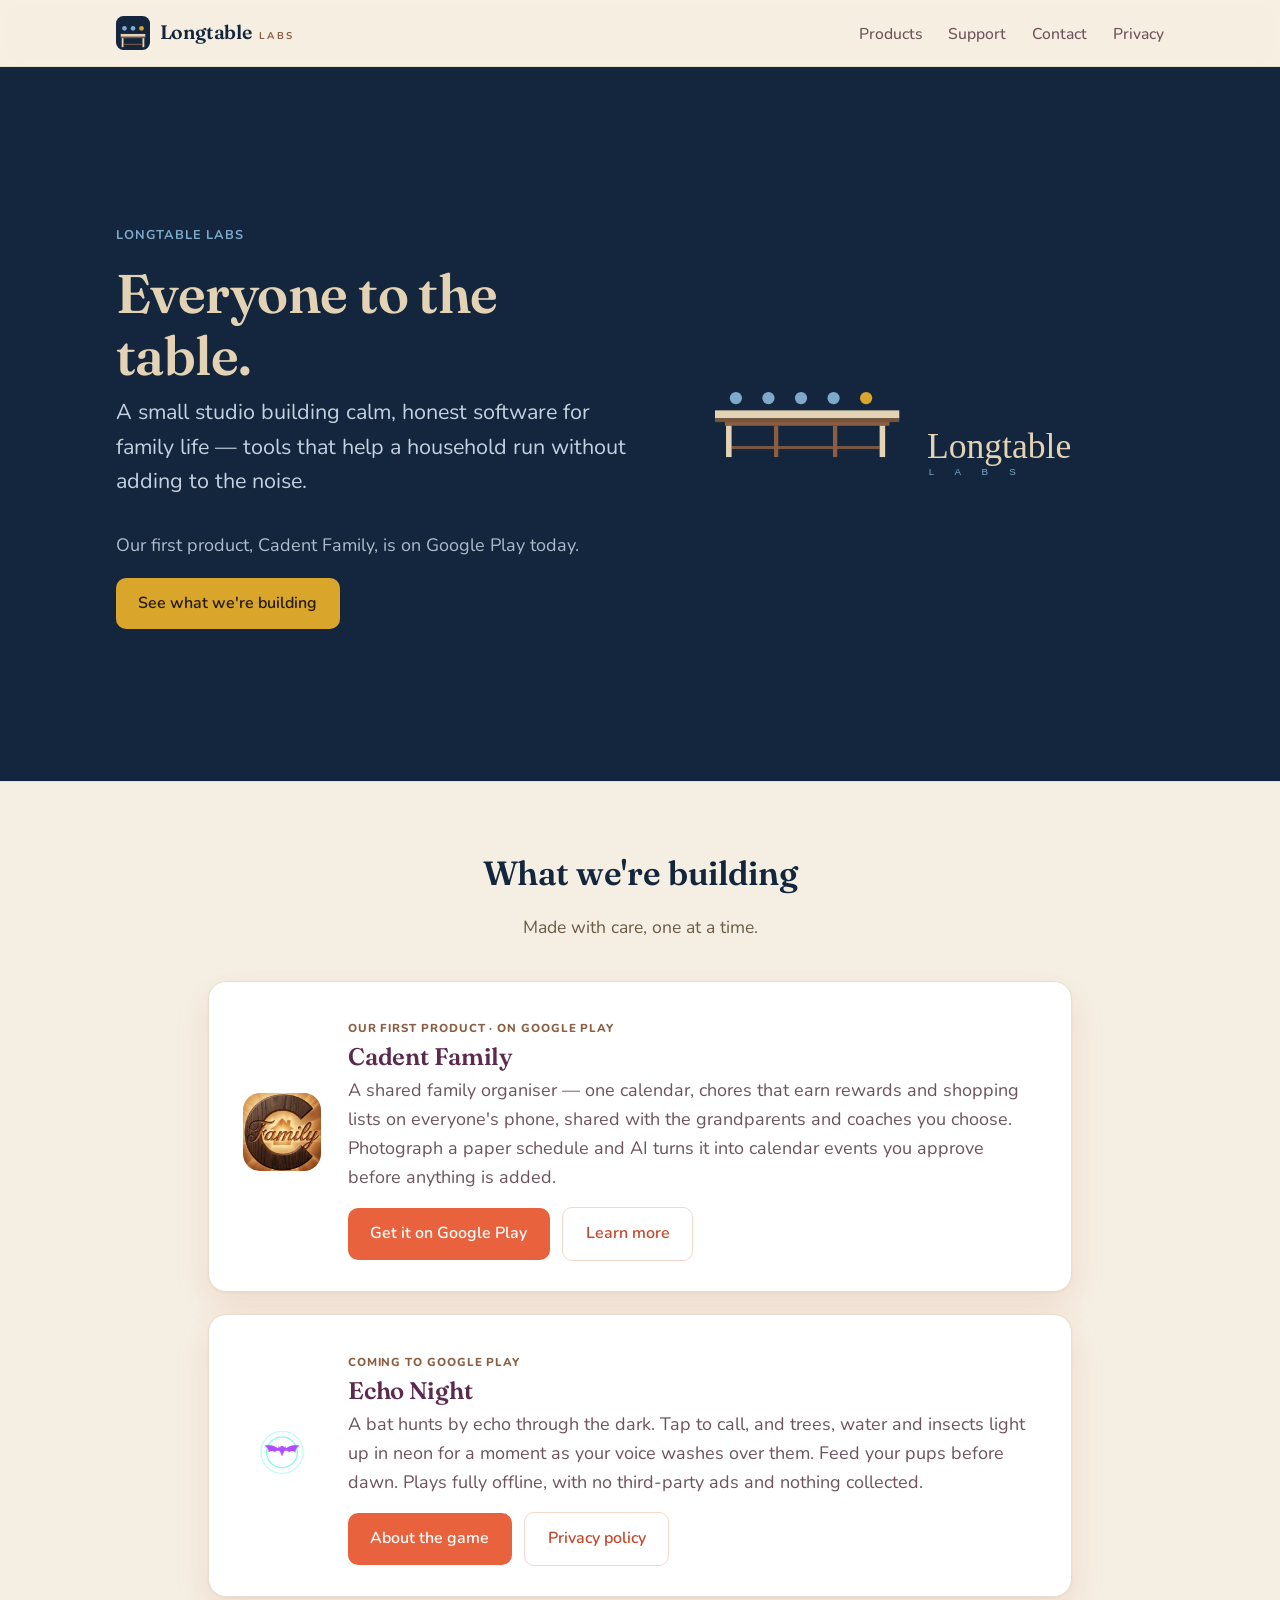
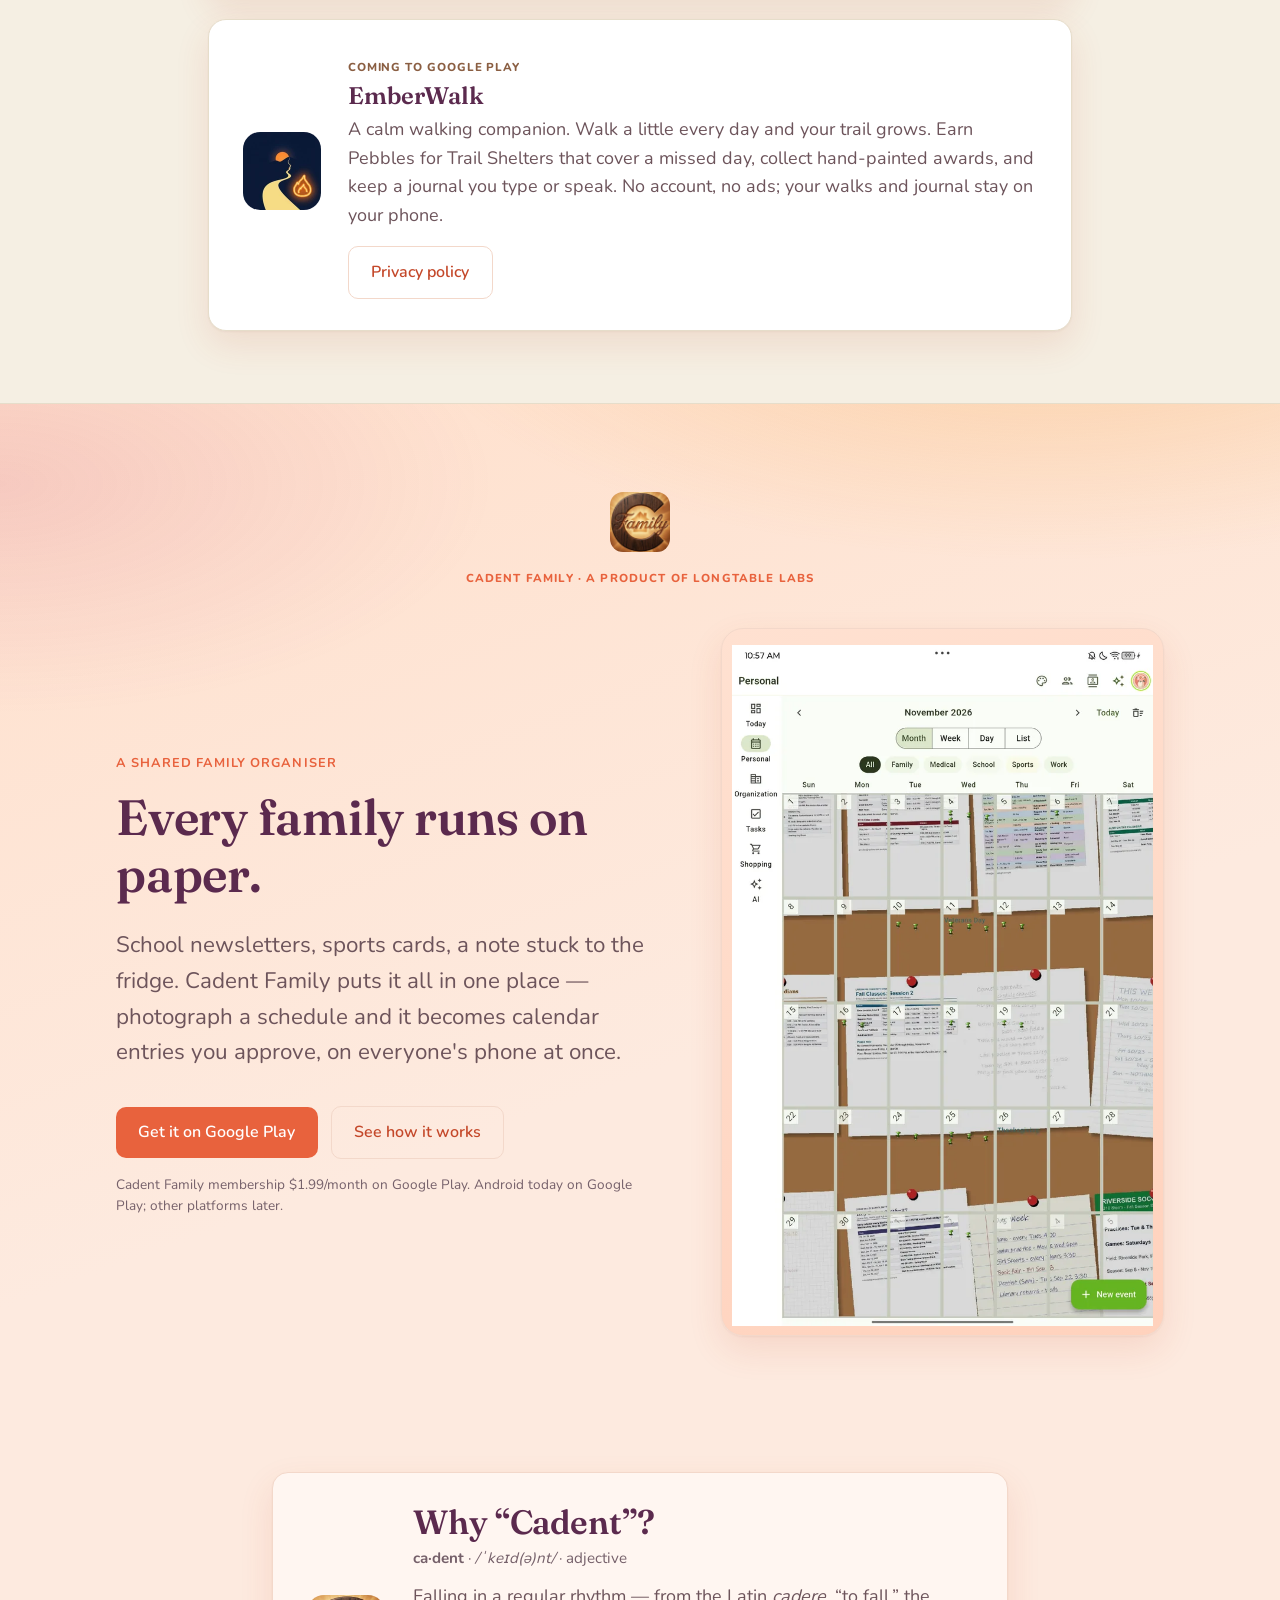
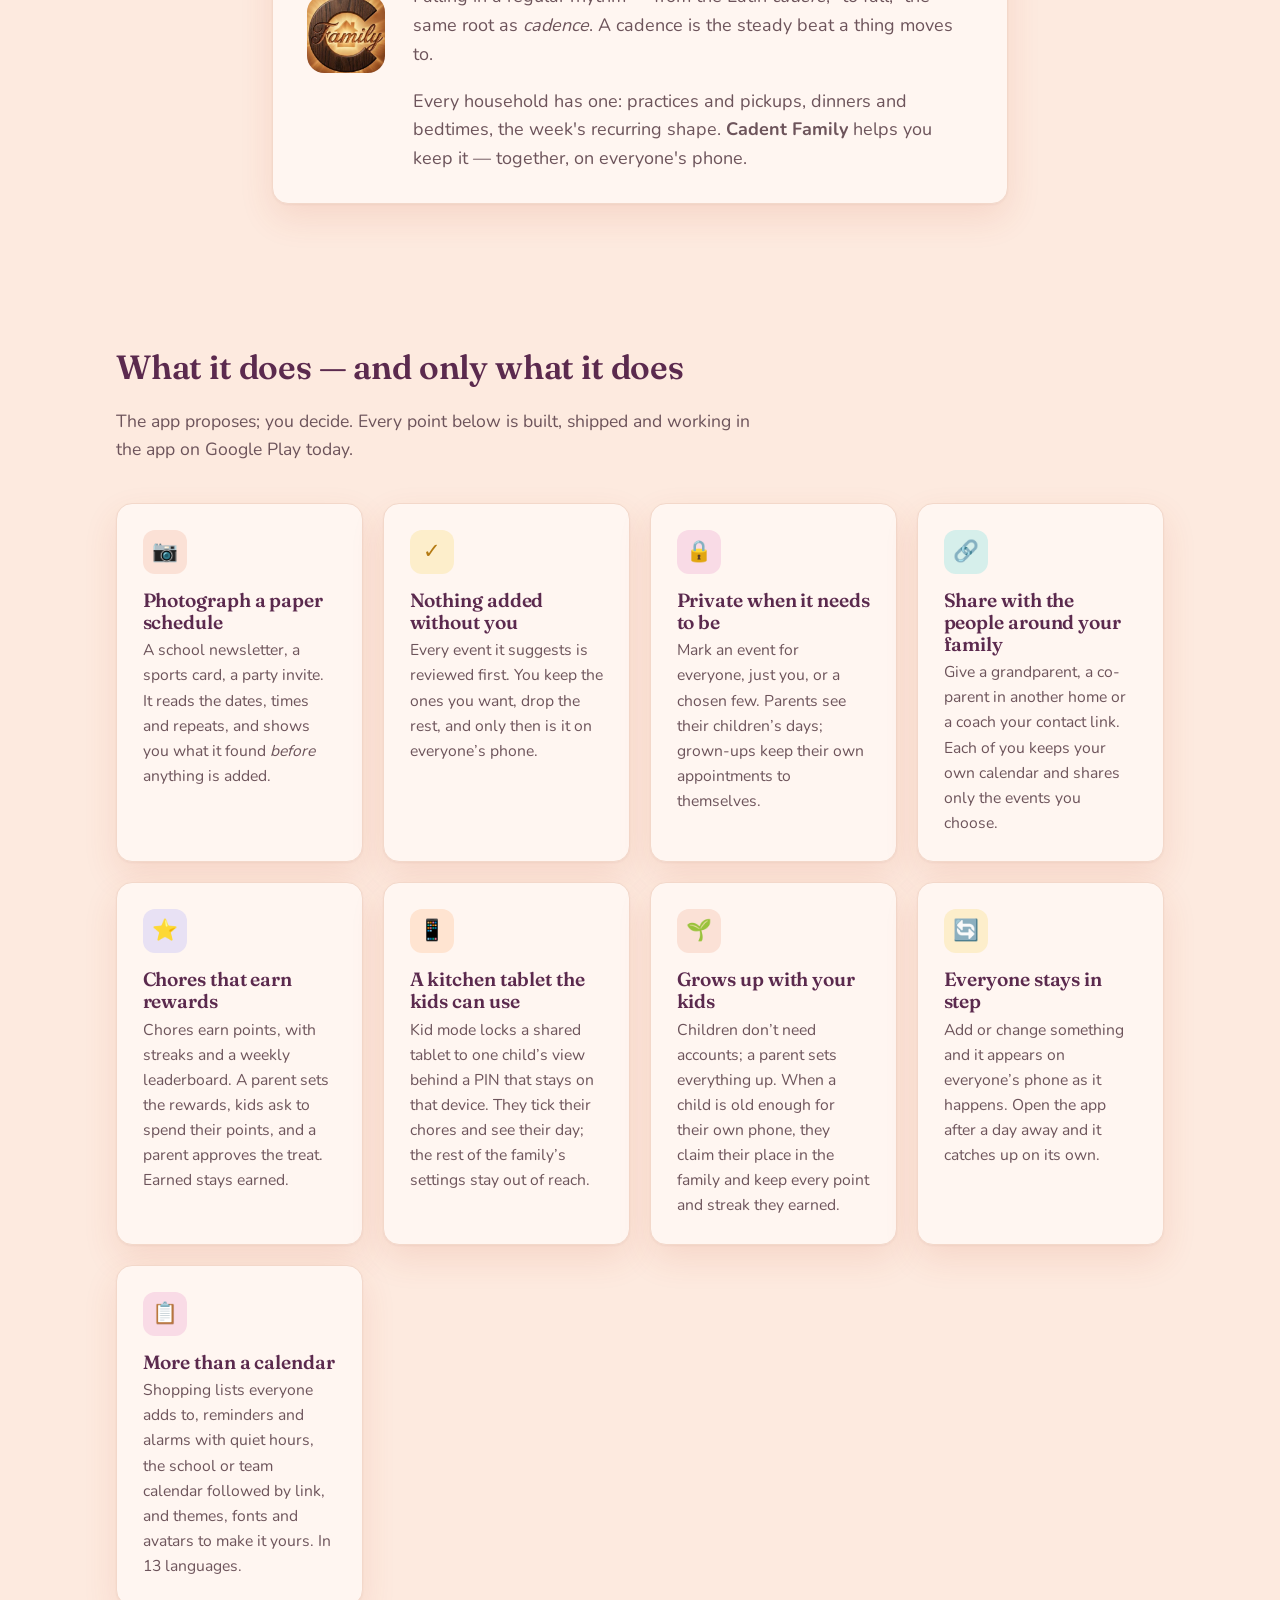
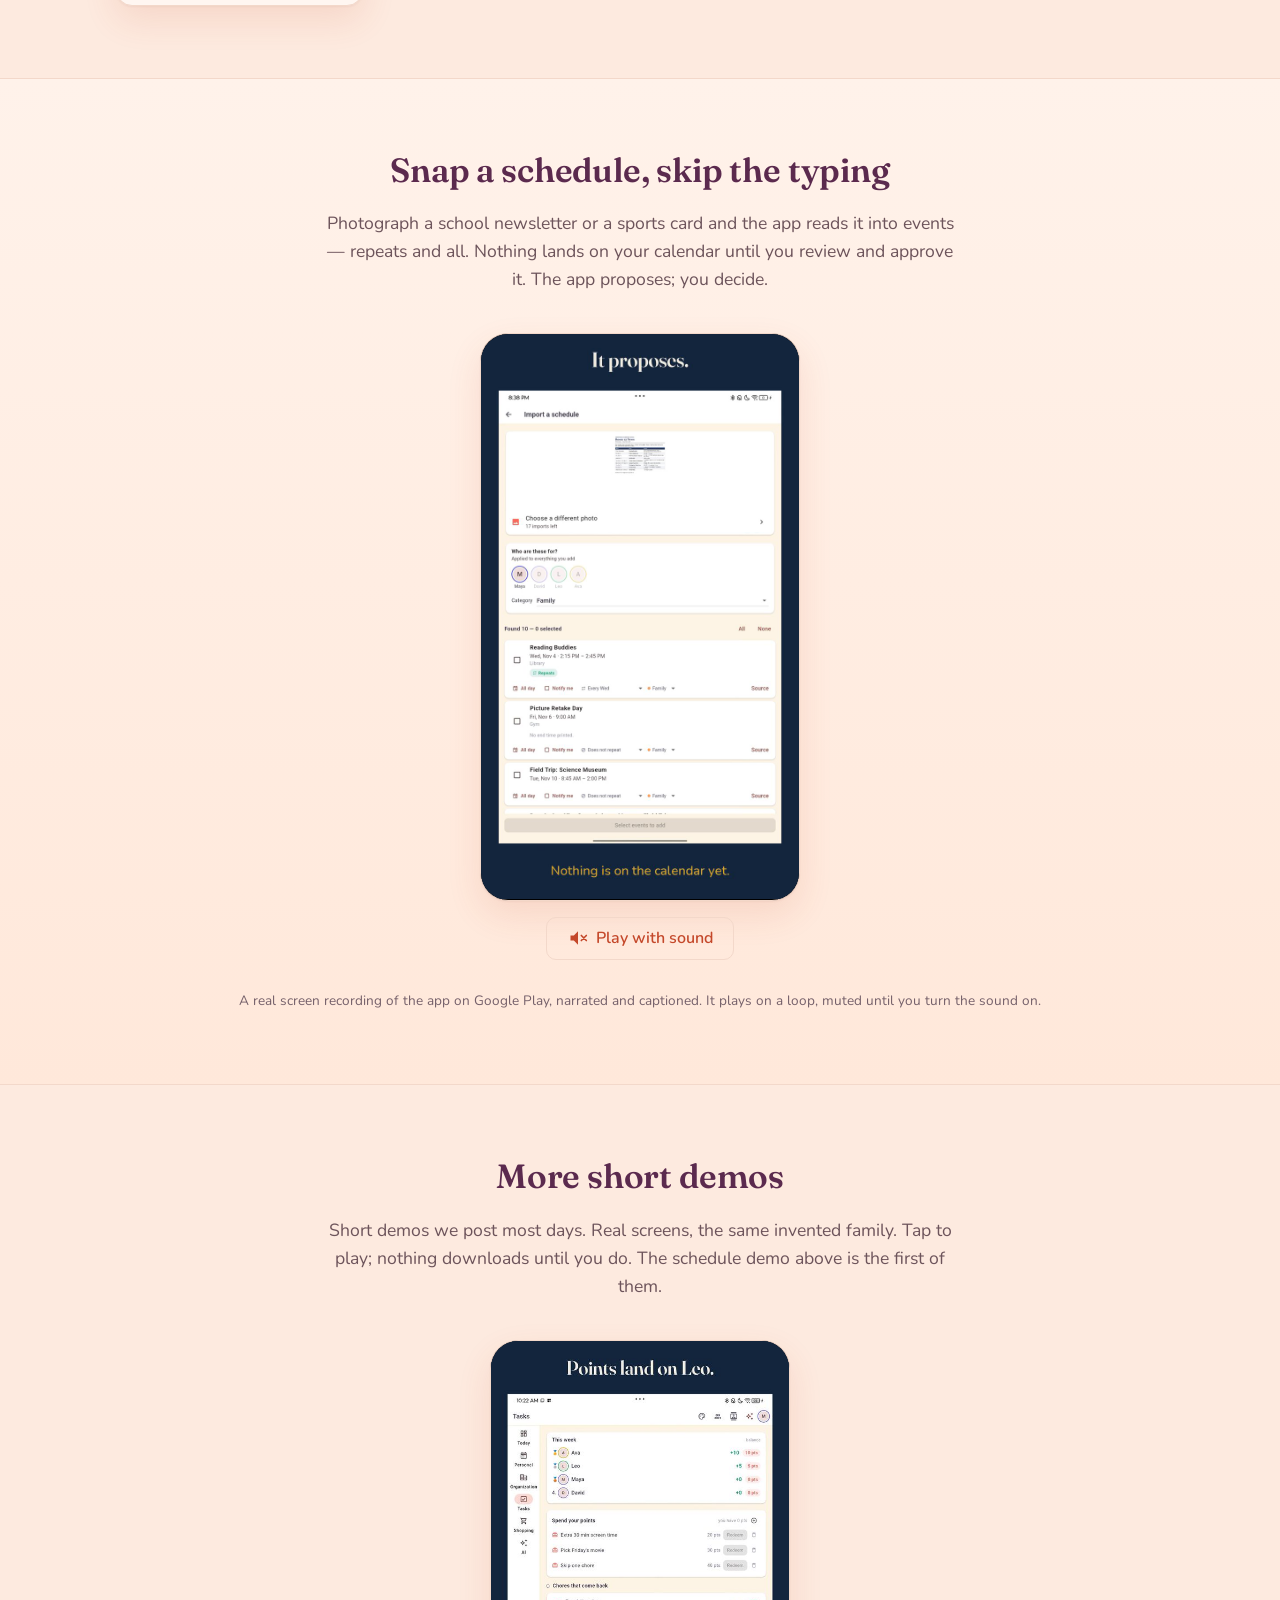
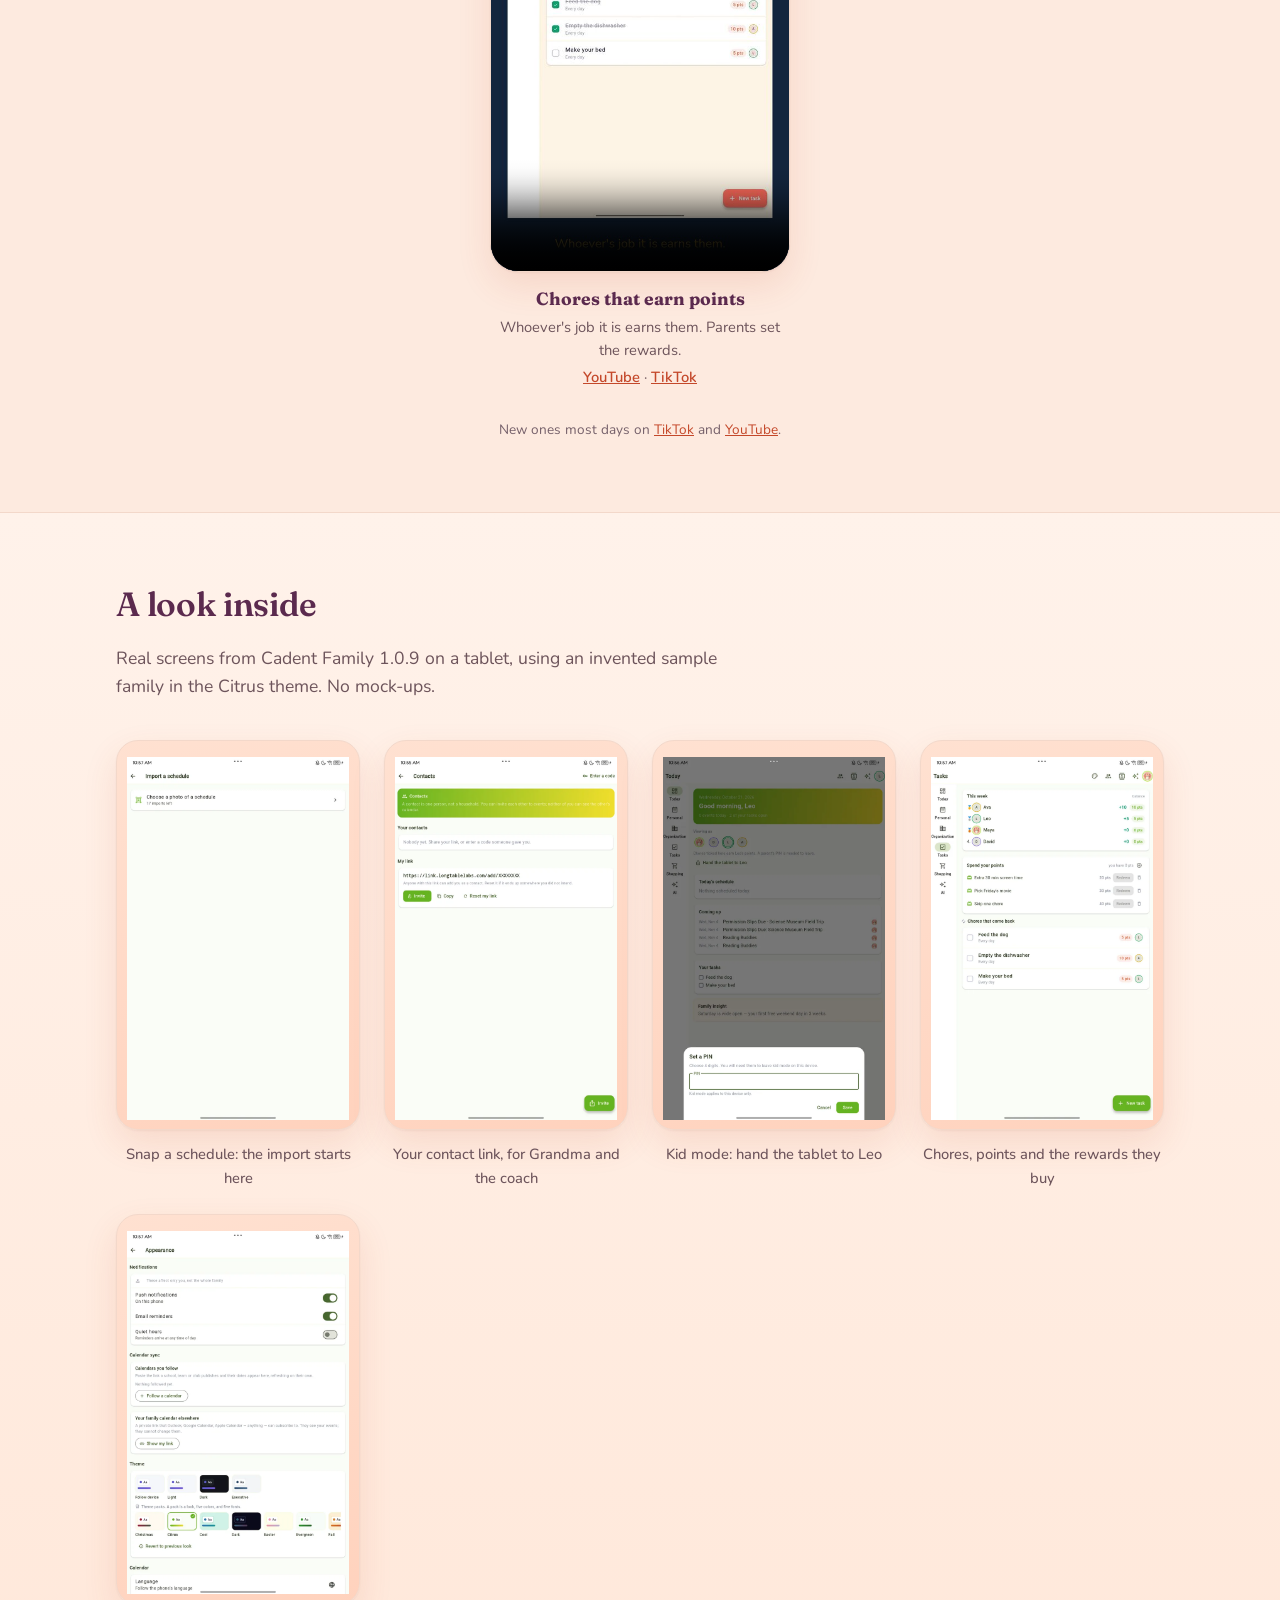
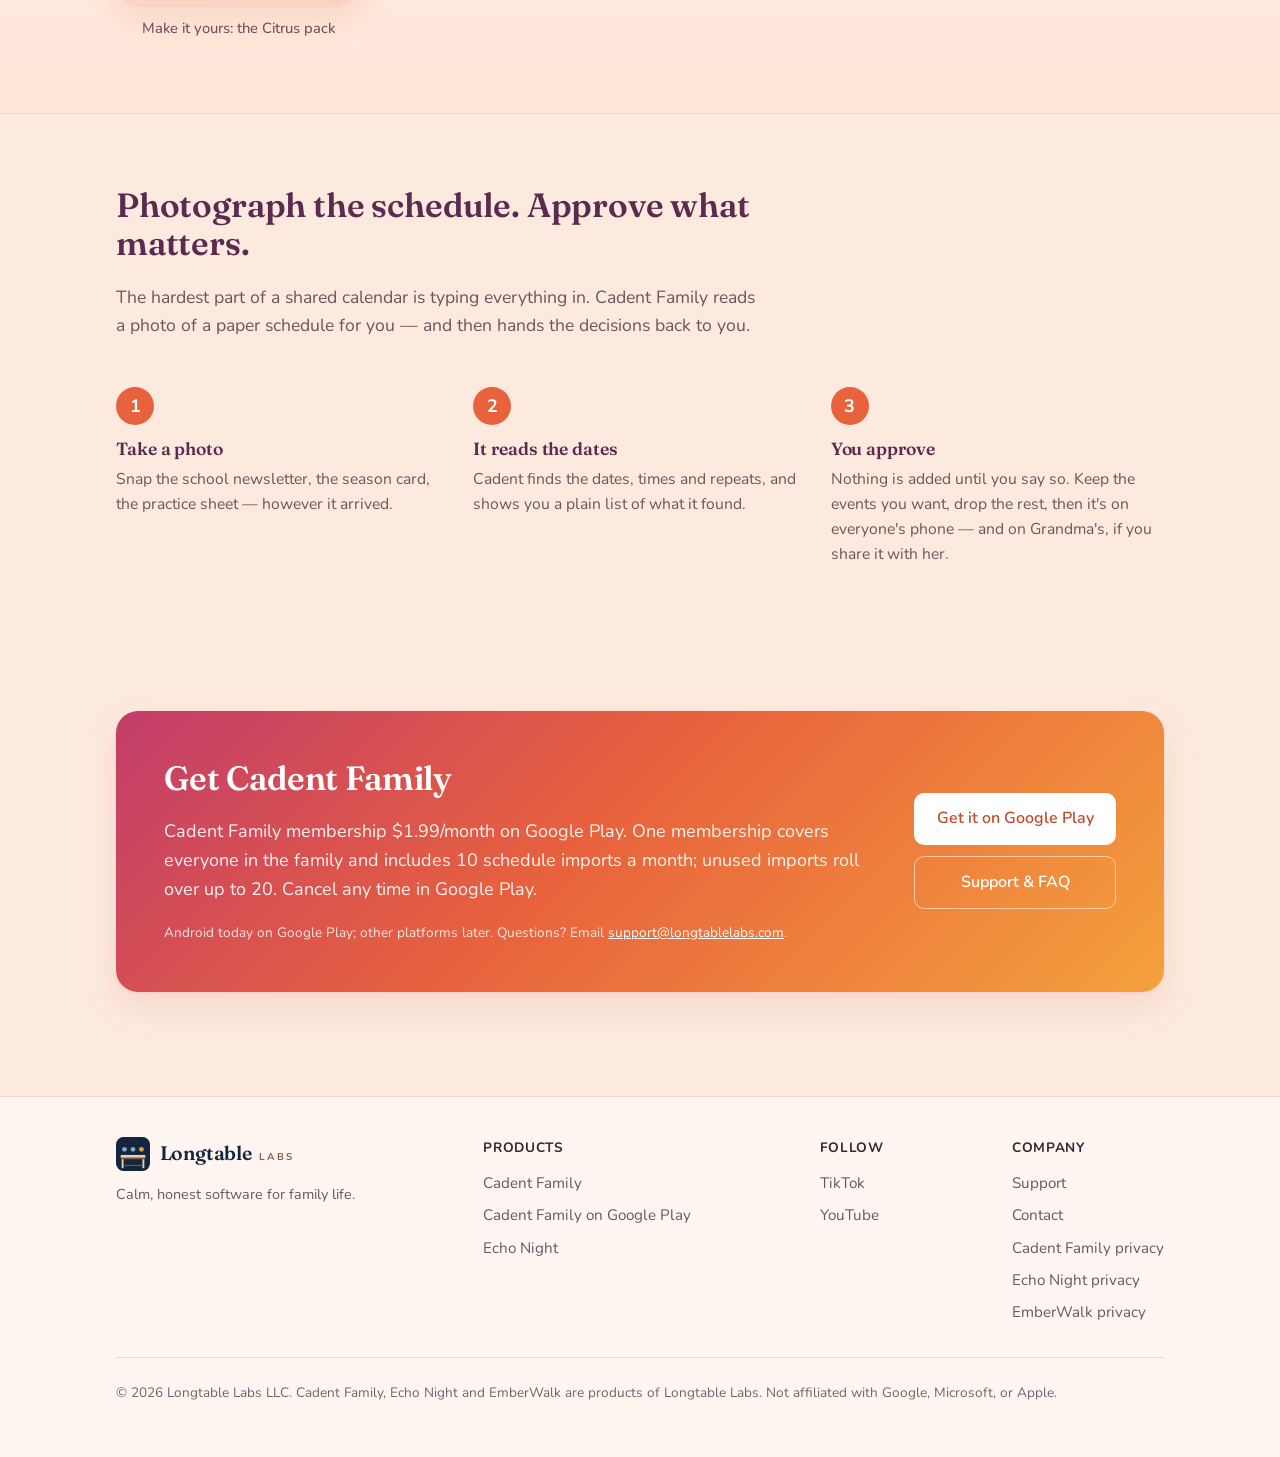
<file: index.html>
<!DOCTYPE html>
<html lang="en">
<head>
  <meta charset="utf-8">
  <meta name="viewport" content="width=device-width, initial-scale=1">
  <title>Longtable Labs — Cadent Family and Echo Night</title>
  <meta name="description" content="Longtable Labs is a small studio building calm, honest software for family life. Cadent Family, a shared family organiser, is on Google Play now; Echo Night, a bat game, is on its way.">
  <link rel="preload" href="assets/fonts/fraunces-latin.woff2" as="font" type="font/woff2" crossorigin>
  <link rel="preload" href="assets/fonts/nunito-latin.woff2" as="font" type="font/woff2" crossorigin>
  <link rel="stylesheet" href="styles.css">
  <link rel="canonical" href="https://longtablelabs.com/">
  <meta property="og:type" content="website">
  <meta property="og:site_name" content="Longtable Labs">
  <meta property="og:title" content="Longtable Labs — Cadent Family and Echo Night">
  <meta property="og:description" content="Longtable Labs is a small studio building calm, honest software for family life. Cadent Family, a shared family organiser, is on Google Play now; Echo Night, a bat game, is on its way.">
  <meta property="og:url" content="https://longtablelabs.com/">
  <meta property="og:image" content="https://longtablelabs.com/assets/og-longtable.png">
  <meta property="og:image:width" content="1200">
  <meta property="og:image:height" content="630">
  <meta property="og:image:alt" content="Longtable Labs: a long table with five seats, and the words Calm, honest software for family life.">
  <meta name="twitter:card" content="summary_large_image">
  <meta name="twitter:title" content="Longtable Labs — Cadent Family and Echo Night">
  <meta name="twitter:description" content="Longtable Labs is a small studio building calm, honest software for family life. Cadent Family, a shared family organiser, is on Google Play now; Echo Night, a bat game, is on its way.">
  <meta name="twitter:image" content="https://longtablelabs.com/assets/og-longtable.png">
  <link rel="icon" href="assets/longtable-icon.svg" type="image/svg+xml">
  <link rel="icon" href="assets/icon-192.png" type="image/png" sizes="192x192">
  <link rel="apple-touch-icon" href="assets/apple-touch-icon.png">
  <meta name="theme-color" content="#14263d">
</head>
<body>
  <a class="skip" href="#main">Skip to content</a>

  <header class="site-header">
    <div class="wrap">
      <a class="brand" href="index.html" aria-label="Longtable Labs home">
        <img class="mark" src="assets/longtable-icon.svg" alt="" aria-hidden="true">
        <span class="lt-word"><span class="lt-name">Longtable</span><span class="lt-labs">Labs</span></span>
      </a>
      <nav class="main" aria-label="Primary">
        <a href="index.html#products">Products</a>
        <a href="support.html">Support</a>
        <a href="contact.html">Contact</a>
        <a href="privacy.html">Privacy</a>
      </nav>
    </div>
  </header>

  <main id="main">

    <!-- ===== LONGTABLE LABS — company ===== -->
    <section class="company">
      <div class="wrap">
        <div class="company-grid">
          <div>
            <span class="eyebrow">Longtable Labs</span>
            <h1>Everyone to the table.</h1>
            <p class="lead">
              A small studio building calm, honest software for family life — tools that
              help a household run without adding to the noise.
            </p>
            <p>Our first product, Cadent Family, is on Google Play today.</p>
            <div class="cta-row">
              <a class="btn" href="#products">See what we're building</a>
            </div>
          </div>
          <div>
            <img class="lockup" src="assets/longtable-lockup.svg" alt="Longtable Labs" width="430" height="117">
          </div>
        </div>
      </div>
    </section>

    <!-- ===== PRODUCTS ===== -->
    <section class="products-band" id="products">
      <div class="wrap">
        <div class="section-head centered">
          <h2>What we're building</h2>
          <p>Made with care, one at a time.</p>
        </div>
        <div class="product-grid">
        <div class="product-card">
          <picture>
            <source srcset="assets/cadent-mark.webp" type="image/webp">
            <img class="p-logo" src="assets/cadent-mark.png" alt="" aria-hidden="true" width="78" height="78">
          </picture>
          <div>
            <span class="tag">Our first product · On Google Play</span>
            <h3>Cadent Family</h3>
            <p>A shared family organiser &mdash; one calendar, chores that earn rewards and
            shopping lists on everyone's phone, shared with the grandparents and coaches you
            choose. Photograph a paper schedule and AI turns it into calendar events you
            approve before anything is added.</p>
            <div class="cta-row">
              <a class="btn" href="https://play.google.com/store/apps/details?id=com.longtablelabs.cadent" rel="noopener">Get it on Google Play</a>
              <a class="btn ghost" href="cadent.html">Learn more</a>
            </div>
          </div>
        </div>
        <div class="product-card" id="echo-night">
          <picture><source srcset="assets/echo-night-mark.webp" type="image/webp"><img class="p-logo" src="assets/echo-night-mark.png" alt="" aria-hidden="true" width="78" height="78"></picture>
          <div>
            <span class="tag">Coming to Google Play</span>
            <h3>Echo Night</h3>
            <p>A bat hunts by echo through the dark. Tap to call, and trees, water and
            insects light up in neon for a moment as your voice washes over them. Feed
            your pups before dawn. Plays fully offline, with no third-party ads and nothing collected.</p>
            <div class="cta-row">
              <a class="btn" href="echo-night.html">About the game</a>
              <a class="btn ghost" href="privacy-echo-night.html">Privacy policy</a>
            </div>
          </div>
        </div>
        <div class="product-card" id="emberwalk">
          <picture><source srcset="assets/emberwalk-mark.webp" type="image/webp"><img class="p-logo" src="assets/emberwalk-mark.png" alt="" aria-hidden="true" width="78" height="78"></picture>
          <div>
            <span class="tag">Coming to Google Play</span>
            <h3>EmberWalk</h3>
            <p>A calm walking companion. Walk a little every day and your trail grows.
            Earn Pebbles for Trail Shelters that cover a missed day, collect hand-painted
            awards, and keep a journal you type or speak. No account, no ads; your walks
            and journal stay on your phone.</p>
            <div class="cta-row">
              <a class="btn ghost" href="privacy-emberwalk.html">Privacy policy</a>
            </div>
          </div>
        </div>
        </div>
      </div>
    </section>

    <!-- ===== CADENT FAMILY (product) — keeps its own warm brand ===== -->
    <!-- HERO — lead with the problem -->
    <div class="hero" id="cadent">
      <div class="wrap">
        <div class="product-intro">
          <picture>
            <source srcset="assets/cadent-mark.webp" type="image/webp">
            <img class="cadent-mark" src="assets/cadent-mark.png" alt="" aria-hidden="true" width="60" height="60" style="width:60px;height:60px">
          </picture>
          <p class="tag" style="margin:.55rem 0 0">Cadent Family · a product of Longtable Labs</p>
        </div>
      </div>
      <div class="wrap hero-grid">
        <div>
          <span class="eyebrow">A shared family organiser</span>
          <h2 class="display">Every family runs on paper.</h2>
          <p class="lead">
            School newsletters, sports cards, a note stuck to the fridge. Cadent Family
            puts it all in one place — photograph a schedule and it becomes calendar
            entries you approve, on everyone's phone at once.
          </p>
          <div class="cta-row">
            <a class="btn" href="https://play.google.com/store/apps/details?id=com.longtablelabs.cadent" rel="noopener">Get it on Google Play</a>
            <a class="btn ghost" href="#how">See how it works</a>
          </div>
          <p class="cta-note">Cadent Family membership $1.99/month on Google Play. Android today on Google Play; other platforms later.</p>
        </div>
        <div class="shot" aria-hidden="false">
          <figure>
            <div class="frame">
              <picture><source srcset="assets/screenshots/month-view.webp" type="image/webp"><img width="1200" height="1920" fetchpriority="high" src="assets/screenshots/month-view.png" alt="Cadent Family month view for November 2026 on a tablet: the sample family's events pinned as notes over a bulletin-board photo background" onerror="this.parentElement.style.display='none';this.parentElement.nextElementSibling.style.display='block'"></picture>
              <div class="placeholder" style="display:none">Month view
                <span>real app screenshot — added before launch</span>
              </div>
            </div>
          </figure>
        </div>
      </div>
    </div>

    <!-- WHAT CADENT MEANS -->
    <section>
      <div class="wrap">
        <div class="definition">
          <picture>
            <source srcset="assets/cadent-mark.webp" type="image/webp">
            <img class="def-mark" src="assets/cadent-mark.png" alt="" aria-hidden="true" width="78" height="78">
          </picture>
          <div>
            <h2>Why &ldquo;Cadent&rdquo;?</h2>
            <p class="pron"><strong>ca&middot;dent</strong> &middot; <span class="ipa">/&#712;ke&#618;d(&#601;)nt/</span> &middot; adjective</p>
            <p>Falling in a regular rhythm — from the Latin <em>cadere</em>, &ldquo;to fall,&rdquo; the
            same root as <em>cadence</em>. A cadence is the steady beat a thing moves to.</p>
            <p>Every household has one: practices and pickups, dinners and bedtimes, the week's
            recurring shape. <strong>Cadent Family</strong> helps you keep it — together, on
            everyone's phone.</p>
          </div>
        </div>
      </div>
    </section>

    <!-- HONEST FEATURE POINTS -->
    <section>
      <div class="wrap">
        <div class="section-head">
          <h2>What it does &mdash; and only what it does</h2>
          <p>The app proposes; you decide. Every point below is built, shipped and working in the app on Google Play today.</p>
        </div>
        <div class="features">
          <div class="feature">
            <div class="ico" aria-hidden="true">&#128247;</div>
            <h3>Photograph a paper schedule</h3>
            <p>A school newsletter, a sports card, a party invite. It reads the dates, times and repeats, and shows you what it found <em>before</em> anything is added.</p>
          </div>
          <div class="feature">
            <div class="ico" aria-hidden="true">&#10003;</div>
            <h3>Nothing added without you</h3>
            <p>Every event it suggests is reviewed first. You keep the ones you want, drop the rest, and only then is it on everyone&rsquo;s phone.</p>
          </div>
          <div class="feature">
            <div class="ico" aria-hidden="true">&#128274;</div>
            <h3>Private when it needs to be</h3>
            <p>Mark an event for everyone, just you, or a chosen few. Parents see their children&rsquo;s days; grown-ups keep their own appointments to themselves.</p>
          </div>
          <div class="feature">
            <div class="ico" aria-hidden="true">&#128279;</div>
            <h3>Share with the people around your family</h3>
            <p>Give a grandparent, a co-parent in another home or a coach your contact link. Each of you keeps your own calendar and shares only the events you choose.</p>
          </div>
          <div class="feature">
            <div class="ico" aria-hidden="true">&#11088;</div>
            <h3>Chores that earn rewards</h3>
            <p>Chores earn points, with streaks and a weekly leaderboard. A parent sets the rewards, kids ask to spend their points, and a parent approves the treat. Earned stays earned.</p>
          </div>
          <div class="feature">
            <div class="ico" aria-hidden="true">&#128241;</div>
            <h3>A kitchen tablet the kids can use</h3>
            <p>Kid mode locks a shared tablet to one child&rsquo;s view behind a PIN that stays on that device. They tick their chores and see their day; the rest of the family&rsquo;s settings stay out of reach.</p>
          </div>
          <div class="feature">
            <div class="ico" aria-hidden="true">&#127793;</div>
            <h3>Grows up with your kids</h3>
            <p>Children don&rsquo;t need accounts; a parent sets everything up. When a child is old enough for their own phone, they claim their place in the family and keep every point and streak they earned.</p>
          </div>
          <div class="feature">
            <div class="ico" aria-hidden="true">&#128260;</div>
            <h3>Everyone stays in step</h3>
            <p>Add or change something and it appears on everyone&rsquo;s phone as it happens. Open the app after a day away and it catches up on its own.</p>
          </div>
          <div class="feature">
            <div class="ico" aria-hidden="true">&#128203;</div>
            <h3>More than a calendar</h3>
            <p>Shopping lists everyone adds to, reminders and alarms with quiet hours, the school or team calendar followed by link, and themes, fonts and avatars to make it yours. In 13 languages.</p>
          </div>
        </div>
      </div>
    </section>

    <!-- LIVE DEMO: AI import -->
    <section class="section-tint">
      <div class="wrap">
        <div class="section-head centered">
          <h2>Snap a schedule, skip the typing</h2>
          <p>Photograph a school newsletter or a sports card and the app reads it into
          events — repeats and all. Nothing lands on your calendar until you review and
          approve it. The app proposes; you decide.</p>
        </div>
        <div class="demo-showcase">
          <div class="demo-phone">
            <video loop muted playsinline preload="none" data-autoplay width="1080" height="1920"
                   poster="assets/demo/01-snap-a-schedule-poster.jpg"
                   aria-label="Screen recording of Cadent Family 1.0.9 importing a schedule from a photo: a school newsletter from the demo album is read into ten proposed events, none selected at first, one is unticked, nine are added and appear on the November calendar.">
              <source src="assets/demo/01-snap-a-schedule.mp4" type="video/mp4">
              <track kind="captions" src="assets/demo/01-snap-a-schedule.vtt" srclang="en" label="English" default>
            </video>
          </div>
          <button class="btn ghost sound-toggle" type="button" aria-pressed="false" hidden>
            <svg class="icon-muted" viewBox="0 0 24 24" width="20" height="20" aria-hidden="true" focusable="false"><path fill="currentColor" d="M3 9v6h4l5 5V4L7 9H3z"/><path d="M16 9l6 6M22 9l-6 6" stroke="currentColor" stroke-width="2" stroke-linecap="round" fill="none"/></svg>
            <svg class="icon-sound" viewBox="0 0 24 24" width="20" height="20" aria-hidden="true" focusable="false"><path fill="currentColor" d="M3 9v6h4l5 5V4L7 9H3z"/><path d="M15.5 8.5a5 5 0 0 1 0 7M18.5 5.5a9 9 0 0 1 0 13" stroke="currentColor" stroke-width="2" stroke-linecap="round" fill="none"/></svg>
            <span class="sound-label">Play with sound</span>
          </button>
          <p class="cta-note">A real screen recording of the app on Google Play, narrated and captioned. It plays on a loop, muted until you turn the sound on.</p>
        </div>
      </div>
    </section>

    <!-- SEE IT IN ACTION: short demo videos -->
    <section id="videos">
      <div class="wrap">
        <div class="section-head centered">
          <h2>More short demos</h2>
          <p>Short demos we post most days. Real screens, the same invented family. Tap to play; nothing downloads until you do. The schedule demo above is the first of them.</p>
        </div>
        <div class="clips">
          <figure class="clip">
            <div class="demo-phone">
              <video controls preload="none" playsinline width="540" height="960"
                     poster="assets/demo/02-chores-earn-points-poster.jpg"
                     aria-label="Chores that earn points: a chore is ticked off, the points land on Leo, and the rewards list a parent set up appears.">
                <source src="assets/demo/02-chores-earn-points.mp4" type="video/mp4">
              </video>
            </div>
            <figcaption>
              <strong>Chores that earn points</strong>
              <span>Whoever's job it is earns them. Parents set the rewards.</span>
              <span class="clip-links"><a href="https://www.youtube.com/shorts/QlQjqEGiuoU" rel="noopener">YouTube</a> · <a href="https://www.tiktok.com/@longtable.labs.llc" rel="noopener">TikTok</a></span>
            </figcaption>
          </figure>
        </div>
        <p class="cta-note centered-note">New ones most days on <a href="https://www.tiktok.com/@longtable.labs.llc" rel="noopener">TikTok</a> and <a href="https://www.youtube.com/@longtablelabs" rel="noopener">YouTube</a>.</p>
      </div>
    </section>

    <!-- SCREENSHOTS -->
    <section class="section-tint" id="inside">
      <div class="wrap">
        <div class="section-head">
          <h2>A look inside</h2>
          <p>Real screens from Cadent Family 1.0.9 on a tablet, using an invented sample family in the Citrus theme. No mock-ups.</p>
        </div>
        <div class="shots">
          <div class="shot">
            <figure>
              <div class="frame">
                <picture><source srcset="assets/screenshots/import-review.webp" type="image/webp"><img loading="lazy" width="1200" height="1920" src="assets/screenshots/import-review.png" alt="The Import a schedule screen: a Choose a photo of a schedule button with the family's remaining imports count underneath" onerror="this.parentElement.style.display='none';this.parentElement.nextElementSibling.style.display='flex'"></picture>
                <div class="placeholder" style="display:none;flex-direction:column">Import review<span>added before launch</span></div>
              </div>
              <figcaption>Snap a schedule: the import starts here</figcaption>
            </figure>
          </div>
          <div class="shot">
            <figure>
              <div class="frame">
                <picture><source srcset="assets/screenshots/week-view.webp" type="image/webp"><img loading="lazy" width="1200" height="1920" src="assets/screenshots/week-view.png" alt="The Contacts screen: an explainer card, an empty Your contacts list, and the My link card with Invite, Copy and Reset my link buttons" onerror="this.parentElement.style.display='none';this.parentElement.nextElementSibling.style.display='flex'"></picture>
                <div class="placeholder" style="display:none;flex-direction:column">Week view<span>added before launch</span></div>
              </div>
              <figcaption>Your contact link, for Grandma and the coach</figcaption>
            </figure>
          </div>
          <div class="shot">
            <figure>
              <div class="frame">
                <picture><source srcset="assets/screenshots/privacy-picker.webp" type="image/webp"><img loading="lazy" width="1200" height="1920" src="assets/screenshots/privacy-picker.png" alt="The Today screen viewing as Leo, with a note that a parent's PIN is needed to leave, and the Set a PIN sheet open" onerror="this.parentElement.style.display='none';this.parentElement.nextElementSibling.style.display='flex'"></picture>
                <div class="placeholder" style="display:none;flex-direction:column">Privacy picker<span>added before launch</span></div>
              </div>
              <figcaption>Kid mode: hand the tablet to Leo</figcaption>
            </figure>
          </div>
          <div class="shot">
            <figure>
              <div class="frame">
                <picture><source srcset="assets/screenshots/today-view.webp" type="image/webp"><img loading="lazy" width="1200" height="1920" src="assets/screenshots/today-view.png" alt="The Tasks tab: this week's standings with each member's points balance, a Spend your points card with three rewards, and three daily chores with their points and assignees" onerror="this.parentElement.style.display='none';this.parentElement.nextElementSibling.style.display='flex'"></picture>
                <div class="placeholder" style="display:none;flex-direction:column">Today<span>added before launch</span></div>
              </div>
              <figcaption>Chores, points and the rewards they buy</figcaption>
            </figure>
          </div>
          <div class="shot">
            <figure>
              <div class="frame">
                <picture><source srcset="assets/screenshots/theme-packs.webp" type="image/webp"><img loading="lazy" width="1200" height="1920" src="assets/screenshots/theme-packs.png" alt="The Appearance screen: notification toggles, calendar sync options, and the theme grid with the Citrus pack selected" onerror="this.parentElement.style.display='none';this.parentElement.nextElementSibling.style.display='flex'"></picture>
                <div class="placeholder" style="display:none;flex-direction:column">Themes<span>added before launch</span></div>
              </div>
              <figcaption>Make it yours: the Citrus pack</figcaption>
            </figure>
          </div>
        </div>
      </div>
    </section>

    <!-- THE PITCH / differentiator -->
    <section id="how">
      <div class="wrap">
        <div class="section-head">
          <h2>Photograph the schedule. Approve what matters.</h2>
          <p>
            The hardest part of a shared calendar is typing everything in. Cadent Family reads
            a photo of a paper schedule for you — and then hands the decisions back to you.
          </p>
        </div>
        <div class="steps">
          <div class="step">
            <div class="num" aria-hidden="true">1</div>
            <h3>Take a photo</h3>
            <p>Snap the school newsletter, the season card, the practice sheet — however it arrived.</p>
          </div>
          <div class="step">
            <div class="num" aria-hidden="true">2</div>
            <h3>It reads the dates</h3>
            <p>Cadent finds the dates, times and repeats, and shows you a plain list of what it found.</p>
          </div>
          <div class="step">
            <div class="num" aria-hidden="true">3</div>
            <h3>You approve</h3>
            <p>Nothing is added until you say so. Keep the events you want, drop the rest, then it's on everyone's phone &mdash; and on Grandma's, if you share it with her.</p>
          </div>
        </div>
      </div>
    </section>

    <!-- GET IT -->
    <section id="get">
      <div class="wrap">
        <div class="get-card">
          <div>
            <h2>Get Cadent Family</h2>
            <p>Cadent Family membership $1.99/month on Google Play. One membership covers everyone in the family and includes 10 schedule imports a month; unused imports roll over up to 20. Cancel any time in Google Play.</p>
            <p class="cta-note">Android today on Google Play; other platforms later.
            Questions? Email <a href="mailto:support@longtablelabs.com">support@longtablelabs.com</a>.</p>
          </div>
          <div class="get-actions">
            <a class="btn" href="https://play.google.com/store/apps/details?id=com.longtablelabs.cadent" rel="noopener">Get it on Google Play</a>
            <a class="btn ghost" href="support.html">Support &amp; FAQ</a>
          </div>
        </div>
      </div>
    </section>
  </main>

  <footer class="site-footer">
    <div class="wrap footer-grid">
      <div style="max-width:20rem">
        <a class="brand" href="index.html" style="margin-bottom:.8rem" aria-label="Longtable Labs home">
          <img class="mark" src="assets/longtable-icon.svg" alt="" aria-hidden="true">
          <span class="lt-word"><span class="lt-name">Longtable</span><span class="lt-labs">Labs</span></span>
        </a>
        <p style="font-size:.9rem;margin:0">Calm, honest software for family life.</p>
      </div>
      <nav aria-label="Products">
        <span class="fh">Products</span>
        <a href="cadent.html">Cadent Family</a>
        <a href="https://play.google.com/store/apps/details?id=com.longtablelabs.cadent" rel="noopener">Cadent Family on Google Play</a>
        <a href="echo-night.html">Echo Night</a>
      </nav>
      <nav aria-label="Follow">
        <span class="fh">Follow</span>
        <a href="https://www.tiktok.com/@longtable.labs.llc" rel="noopener">TikTok</a>
        <a href="https://www.youtube.com/@longtablelabs" rel="noopener">YouTube</a>
      </nav>
      <nav aria-label="Company">
        <span class="fh">Company</span>
        <a href="support.html">Support</a>
        <a href="contact.html">Contact</a>
        <a href="privacy.html">Cadent Family privacy</a>
        <a href="privacy-echo-night.html">Echo Night privacy</a>
        <a href="privacy-emberwalk.html">EmberWalk privacy</a>
      </nav>
    </div>
    <div class="wrap">
      <p class="fineprint">© 2026 Longtable Labs LLC. Cadent Family, Echo Night and EmberWalk are products of Longtable Labs. Not affiliated with Google, Microsoft, or Apple.</p>
    </div>
  </footer>

  <script>
    // The narrated demo starts (muted) only once it scrolls into view, so its
    // 3 MB is not fetched by visitors who never reach it. With reduced motion
    // it never autoplays and shows native controls instead.
    (function () {
      var v = document.querySelector('video[data-autoplay]');
      if (!v) return;
      var mq = window.matchMedia && window.matchMedia('(prefers-reduced-motion: reduce)');
      if (mq && mq.matches) { v.setAttribute('controls', ''); return; }
      function start() {
        var p = v.play();
        if (p && p.catch) p.catch(function () { v.setAttribute('controls', ''); });
      }
      if (!('IntersectionObserver' in window)) { start(); return; }
      var io = new IntersectionObserver(function (entries) {
        entries.forEach(function (e) {
          if (e.isIntersecting) { start(); io.disconnect(); }
        });
      }, { rootMargin: '200px 0px' });
      io.observe(v);
    })();

    // Sound toggle for the narrated demo. It starts muted (browsers only autoplay
    // muted video); the first time sound goes on it restarts from the top so the
    // narration begins at its first line.
    (function () {
      var btn = document.querySelector('.sound-toggle');
      var v = document.querySelector('.demo-phone video');
      if (!btn || !v) return;
      var label = btn.querySelector('.sound-label');
      var heardFromStart = false;

      function sync() {
        var on = !v.muted && v.volume > 0;
        btn.setAttribute('aria-pressed', on ? 'true' : 'false');
        label.textContent = on ? 'Mute' : 'Play with sound';
      }

      btn.addEventListener('click', function () {
        if (v.muted || v.volume === 0) {
          v.muted = false;
          if (v.volume === 0) v.volume = 1;
          if (!heardFromStart) {
            heardFromStart = true;
            try { v.currentTime = 0; } catch (e) {}
          }
          var p = v.play();
          if (p && p.catch) p.catch(function () {});
        } else {
          v.muted = true;
        }
        sync();
      });
      // Native controls (shown for reduced motion) can change volume too.
      v.addEventListener('volumechange', sync);
      btn.hidden = false;
      sync();
    })();
  </script>
</body>
</html>
</file>
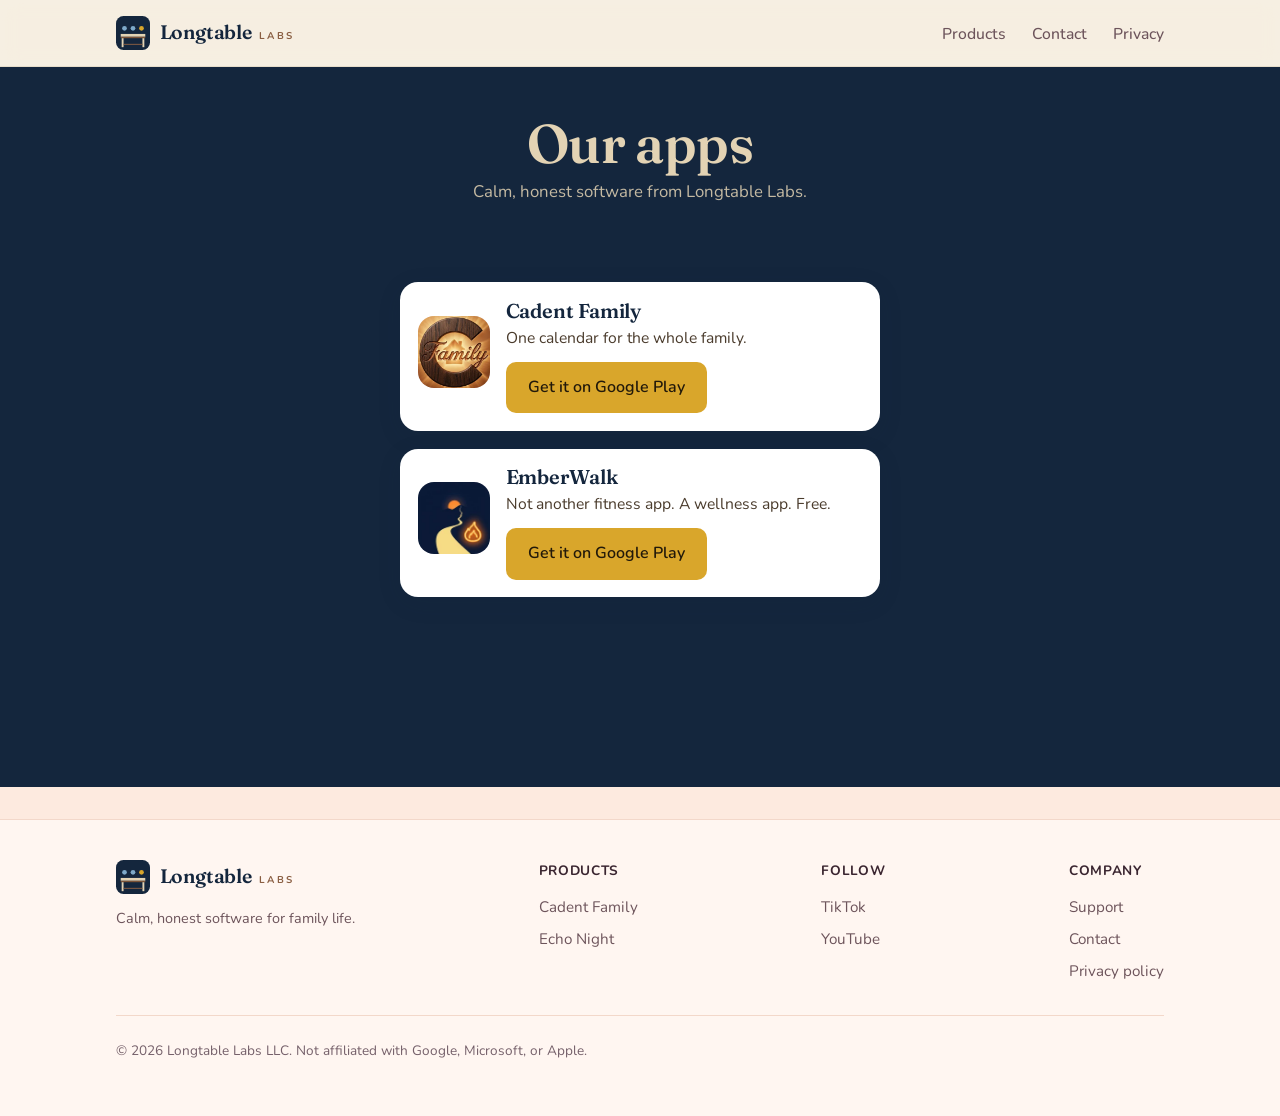
<file: apps.html>
<!DOCTYPE html>
<html lang="en">
<head>
  <meta charset="utf-8">
  <meta name="viewport" content="width=device-width, initial-scale=1">
  <title>Our apps · Longtable Labs</title>
  <meta name="description" content="Our apps on Google Play: Cadent Family and EmberWalk.">
  <link rel="preload" href="assets/fonts/fraunces-latin.woff2" as="font" type="font/woff2" crossorigin>
  <link rel="preload" href="assets/fonts/nunito-latin.woff2" as="font" type="font/woff2" crossorigin>
  <link rel="stylesheet" href="styles.css">
  <style>
    .apps-list{display:grid;gap:1.1rem;max-width:30rem;margin:0 auto}
    .app-tile{display:flex;align-items:center;gap:1rem;background:#fff;border-radius:18px;padding:1.1rem;box-shadow:0 6px 24px rgba(20,38,61,.10)}
    .app-tile img{width:72px;height:72px;border-radius:16px;flex:none}
    .app-tile h2{color:var(--lt-ink);font-size:1.25rem;margin:0 0 .2rem}
    .app-tile p{color:#4a3b2c;margin:0 0 .7rem;font-size:.98rem}
    .app-tile .btn{margin:0}
    .company.apps .wrap{padding:1.25rem 1.25rem}
    .company.apps .page-header{padding:1.5rem 0 0}
  </style>
  <link rel="canonical" href="https://longtablelabs.com/apps.html">
  <meta property="og:type" content="website">
  <meta property="og:site_name" content="Longtable Labs">
  <meta property="og:title" content="Our apps · Longtable Labs">
  <meta property="og:description" content="Our apps on Google Play: Cadent Family and EmberWalk.">
  <meta property="og:url" content="https://longtablelabs.com/apps.html">
  <meta property="og:image" content="https://longtablelabs.com/assets/og-longtable.png">
  <meta property="og:image:width" content="1200">
  <meta property="og:image:height" content="630">
  <meta property="og:image:alt" content="Longtable Labs: a long table with five seats, and the words Calm, honest software for family life.">
  <meta name="twitter:card" content="summary_large_image">
  <meta name="twitter:title" content="Our apps · Longtable Labs">
  <meta name="twitter:description" content="Our apps on Google Play: Cadent Family and EmberWalk.">
  <meta name="twitter:image" content="https://longtablelabs.com/assets/og-longtable.png">
  <link rel="icon" href="assets/longtable-icon.svg" type="image/svg+xml">
  <link rel="icon" href="assets/icon-192.png" type="image/png" sizes="192x192">
  <link rel="apple-touch-icon" href="assets/apple-touch-icon.png">
  <meta name="theme-color" content="#14263d">
</head>
<body>
  <a class="skip" href="#main">Skip to content</a>

  <header class="site-header">
    <div class="wrap">
      <a class="brand" href="index.html">
        <img class="mark" src="assets/longtable-icon.svg" alt="" aria-hidden="true">
        <span class="lt-word"><span class="lt-name">Longtable</span><span class="lt-labs">Labs</span></span>
      </a>
      <nav class="main" aria-label="Primary">
        <a href="index.html#products">Products</a>
        <a href="contact.html">Contact</a>
        <a href="privacy.html">Privacy</a>
      </nav>
    </div>
  </header>

  <main id="main" class="company apps" style="min-height:80vh">
    <div class="page-header" style="background:none;padding-bottom:1.2rem">
      <div class="wrap prose" style="text-align:center">
        <h1 style="color:var(--lt-crema)">Our apps</h1>
        <p class="sub" style="color:var(--lt-crema);opacity:.85">Calm, honest software from Longtable Labs.</p>
      </div>
    </div>

    <section style="padding-top:0">
      <div class="wrap">
        <div class="apps-list">
          <div class="app-tile">
            <picture><source srcset="assets/cadent-mark.webp" type="image/webp"><img src="assets/cadent-mark.png" alt="" aria-hidden="true" width="72" height="72"></picture>
            <div>
              <h2>Cadent Family</h2>
              <p>One calendar for the whole family.</p>
              <a class="btn" href="https://play.google.com/store/apps/details?id=com.longtablelabs.cadent" rel="noopener">Get it on Google Play</a>
            </div>
          </div>
          <div class="app-tile">
            <picture><source srcset="assets/emberwalk-mark.webp" type="image/webp"><img src="assets/emberwalk-mark.png" alt="" aria-hidden="true" width="72" height="72"></picture>
            <div>
              <h2>EmberWalk</h2>
              <p>Not another fitness app. A wellness app. Free.</p>
              <a class="btn" href="https://play.google.com/store/apps/details?id=com.longtablelabs.emberwalk" rel="noopener">Get it on Google Play</a>
            </div>
          </div>
        </div>
      </div>
    </section>
  </main>

  <footer class="site-footer">
    <div class="wrap footer-grid">
      <div style="max-width:20rem">
        <a class="brand" href="index.html" style="margin-bottom:.8rem">
          <img class="mark" src="assets/longtable-icon.svg" alt="" aria-hidden="true">
          <span class="lt-word"><span class="lt-name">Longtable</span><span class="lt-labs">Labs</span></span>
        </a>
        <p style="font-size:.9rem;margin:0">Calm, honest software for family life.</p>
      </div>
      <nav aria-label="Products">
        <span class="fh">Products</span>
        <a href="cadent.html">Cadent Family</a>
        <a href="echo-night.html">Echo Night</a>
      </nav>
      <nav aria-label="Follow">
        <span class="fh">Follow</span>
        <a href="https://www.tiktok.com/@longtable.labs.llc" rel="noopener">TikTok</a>
        <a href="https://www.youtube.com/@longtablelabs" rel="noopener">YouTube</a>
      </nav>
      <nav aria-label="Company">
        <span class="fh">Company</span>
        <a href="support.html">Support</a>
        <a href="contact.html">Contact</a>
        <a href="privacy.html">Privacy policy</a>
      </nav>
    </div>
    <div class="wrap">
      <p class="fineprint">© 2026 Longtable Labs LLC. Not affiliated with Google, Microsoft, or Apple.</p>
    </div>
  </footer>
</body>
</html>
</file>
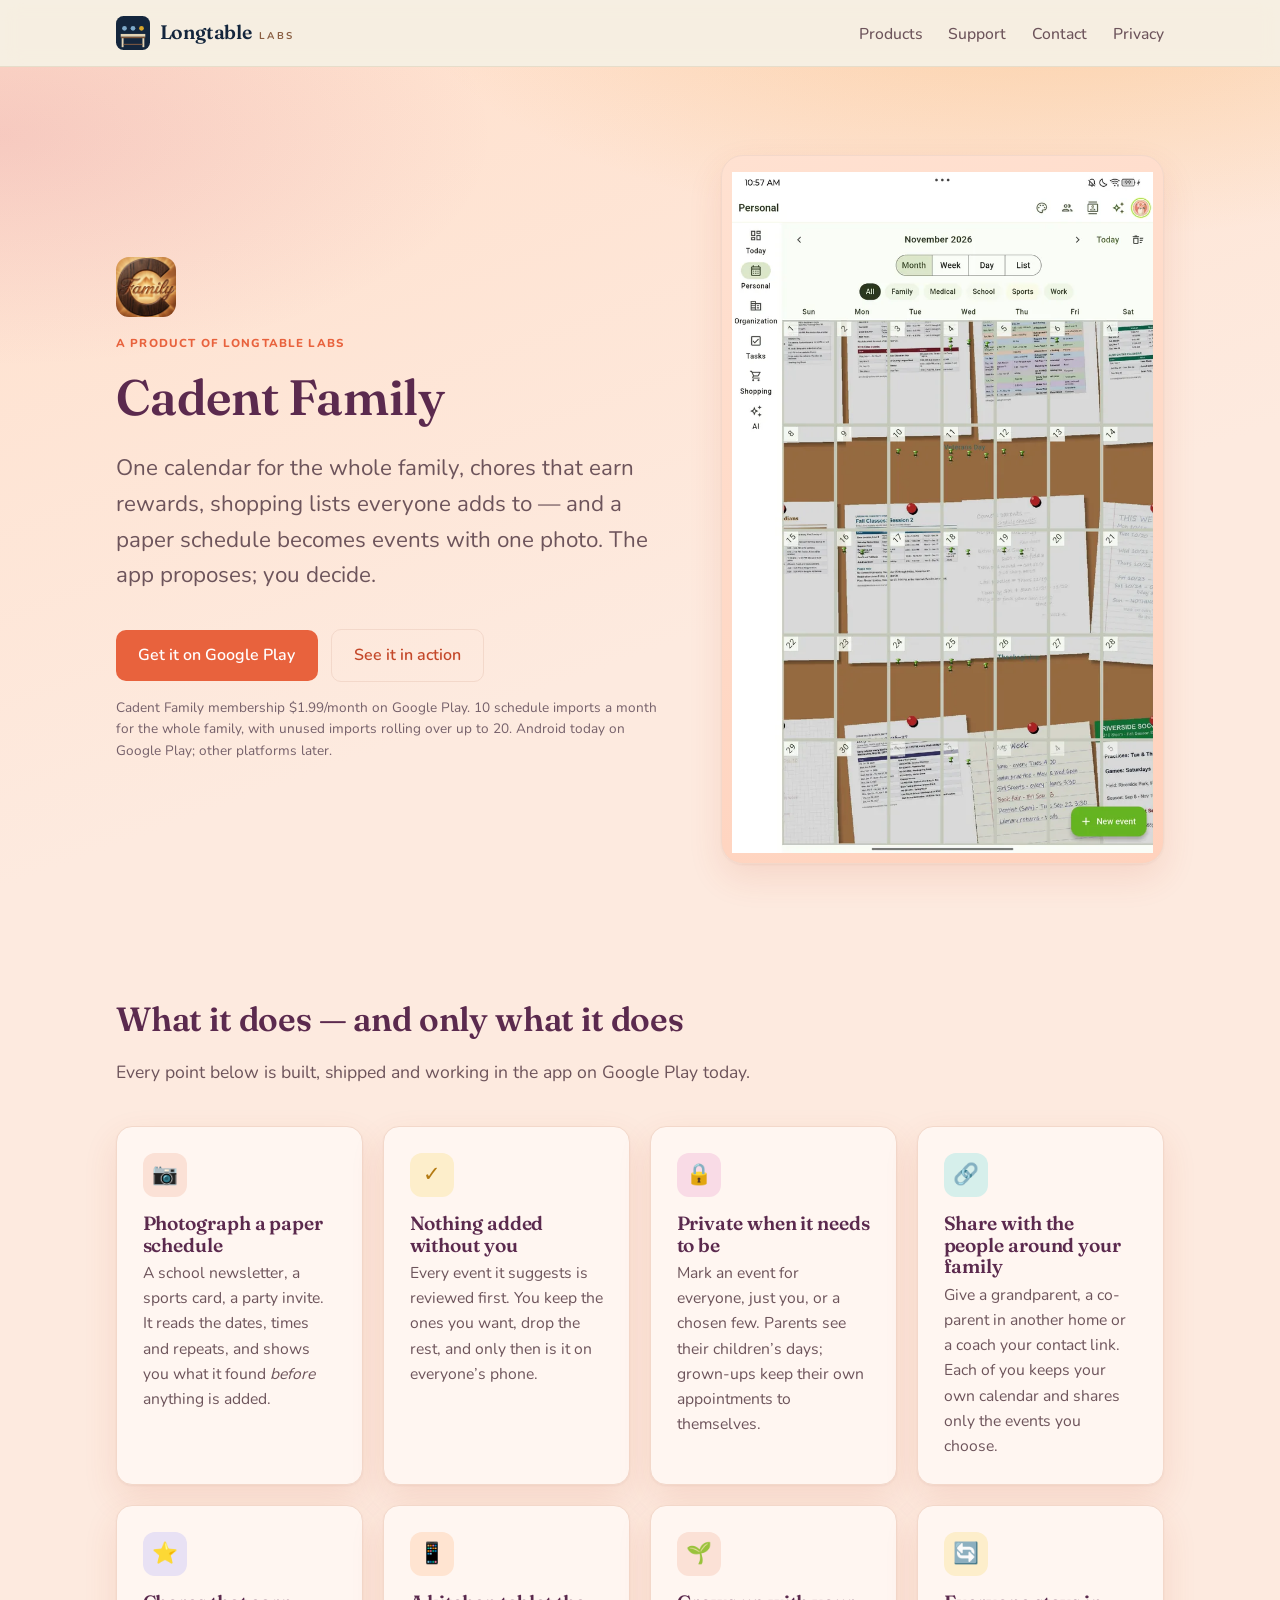
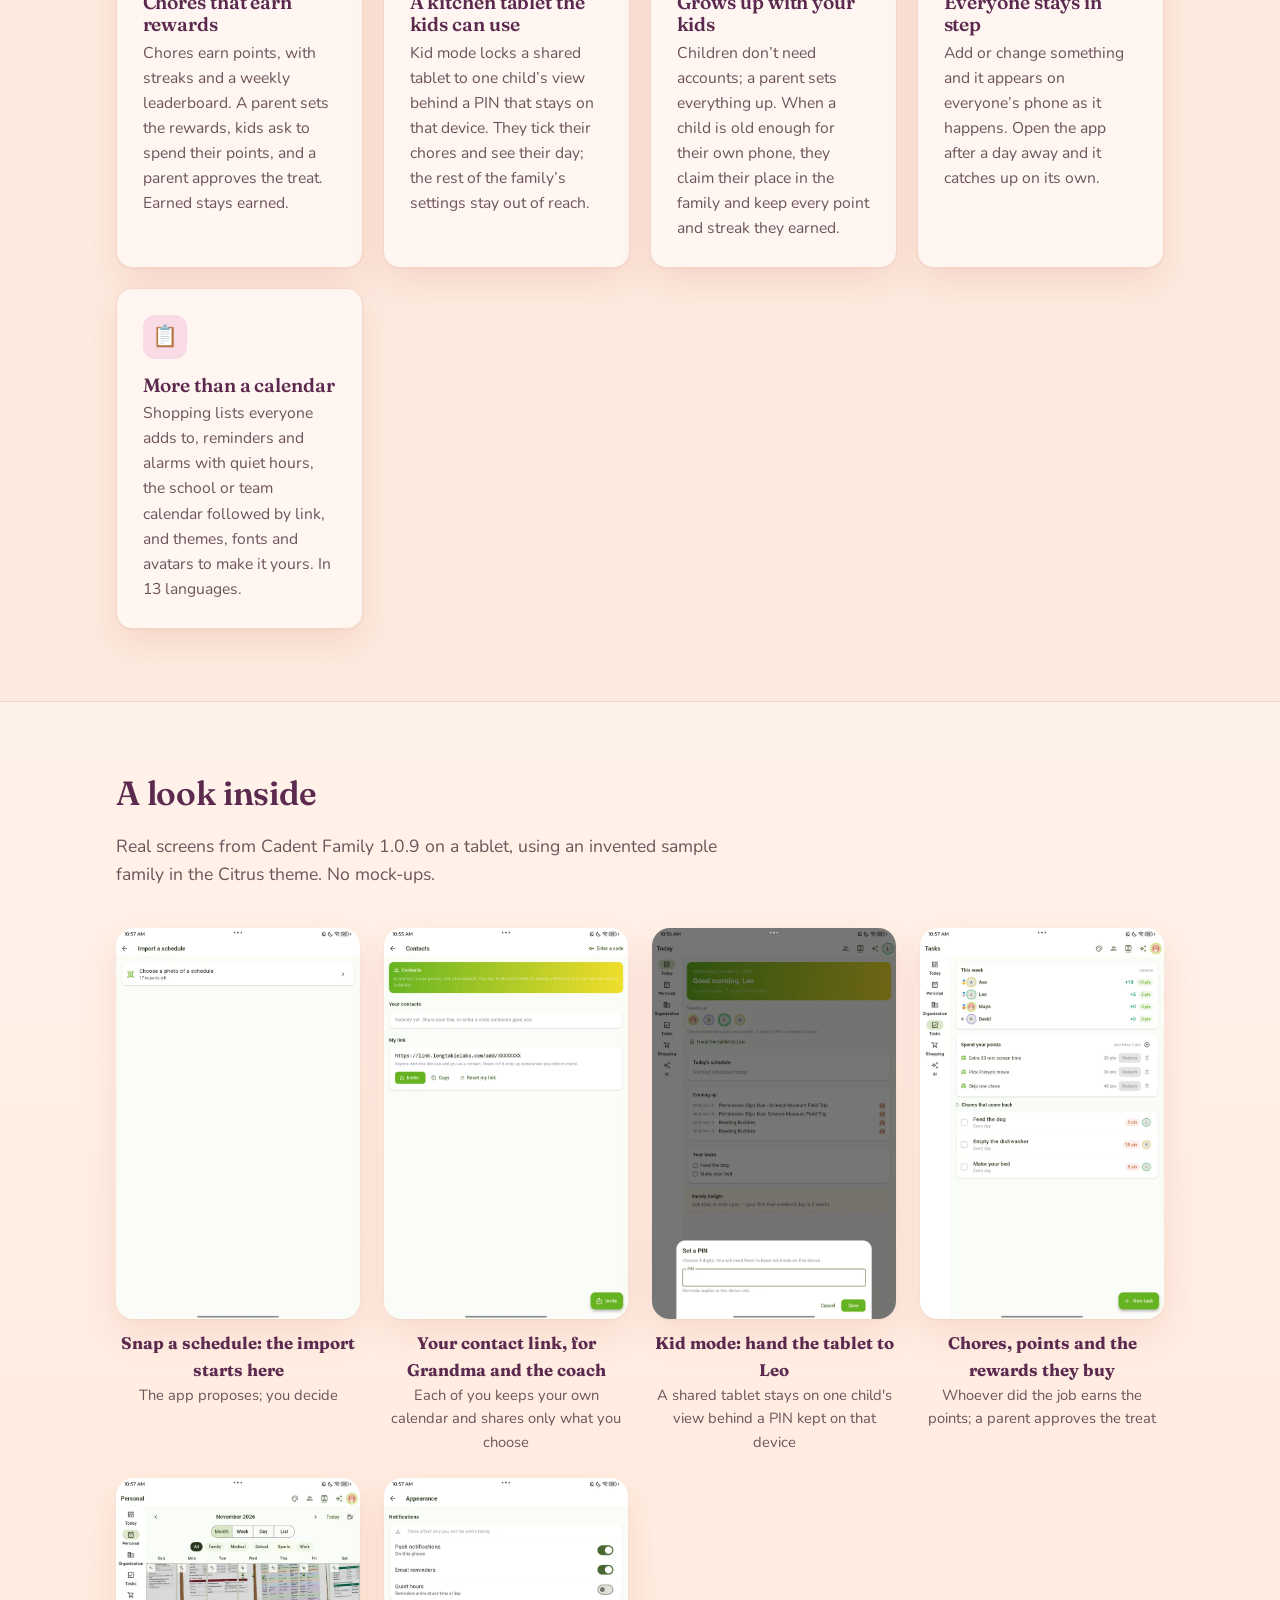
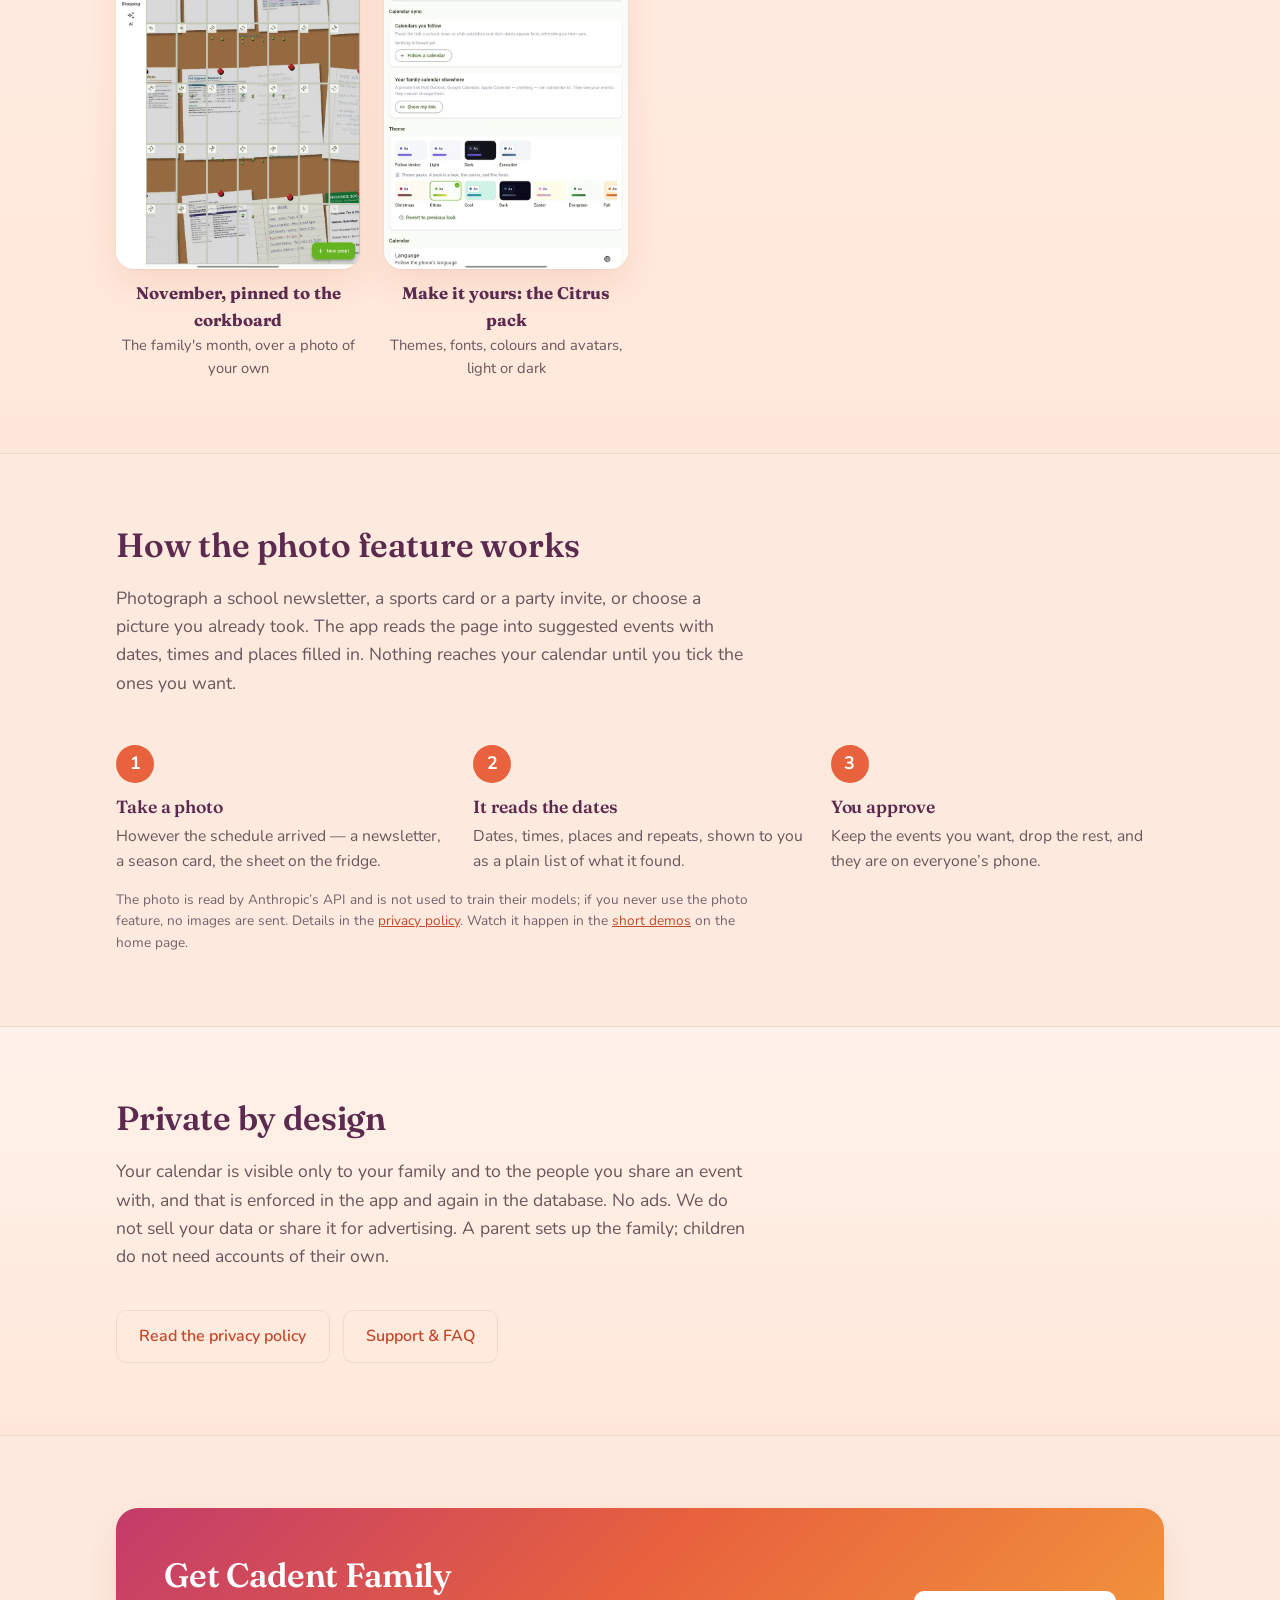
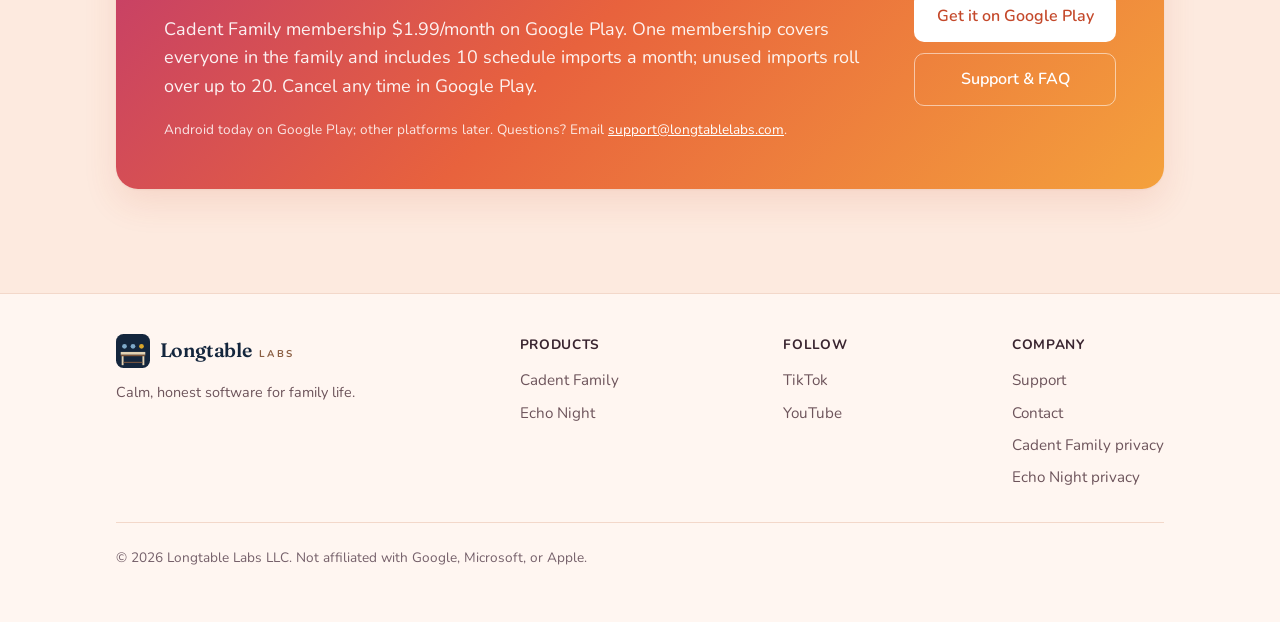
<file: cadent.html>
<!DOCTYPE html>
<html lang="en">
<head>
  <meta charset="utf-8">
  <meta name="viewport" content="width=device-width, initial-scale=1">
  <title>Cadent Family · a shared family organiser · Longtable Labs</title>
  <meta name="description" content="Cadent Family puts the family calendar, chores that earn rewards and shopping lists on everyone's phone, and reads photographed paper schedules into events you approve. Cadent Family membership $1.99/month on Google Play.">
  <link rel="preload" href="assets/fonts/fraunces-latin.woff2" as="font" type="font/woff2" crossorigin>
  <link rel="preload" href="assets/fonts/nunito-latin.woff2" as="font" type="font/woff2" crossorigin>
  <link rel="stylesheet" href="styles.css">
  <link rel="canonical" href="https://longtablelabs.com/cadent.html">
  <meta property="og:type" content="website">
  <meta property="og:site_name" content="Longtable Labs">
  <meta property="og:title" content="Cadent Family · a shared family organiser · Longtable Labs">
  <meta property="og:description" content="Cadent Family puts the family calendar, chores that earn rewards and shopping lists on everyone's phone, and reads photographed paper schedules into events you approve. Cadent Family membership $1.99/month on Google Play.">
  <meta property="og:url" content="https://longtablelabs.com/cadent.html">
  <meta property="og:image" content="https://longtablelabs.com/assets/og-cadent.jpg">
  <meta property="og:image:width" content="1200">
  <meta property="og:image:height" content="630">
  <meta name="twitter:card" content="summary_large_image">
  <meta name="twitter:title" content="Cadent Family · a shared family organiser · Longtable Labs">
  <meta name="twitter:description" content="Cadent Family puts the family calendar, chores that earn rewards and shopping lists on everyone's phone, and reads photographed paper schedules into events you approve. Cadent Family membership $1.99/month on Google Play.">
  <meta name="twitter:image" content="https://longtablelabs.com/assets/og-cadent.jpg">
  <link rel="icon" href="assets/longtable-icon.svg" type="image/svg+xml">
  <link rel="icon" href="assets/icon-192.png" type="image/png" sizes="192x192">
  <link rel="apple-touch-icon" href="assets/apple-touch-icon.png">
  <meta name="theme-color" content="#14263d">
</head>
<body>
  <a class="skip" href="#main">Skip to content</a>

  <header class="site-header">
    <div class="wrap">
      <a class="brand" href="index.html">
        <img class="mark" src="assets/longtable-icon.svg" alt="" aria-hidden="true">
        <span class="lt-word"><span class="lt-name">Longtable</span><span class="lt-labs">Labs</span></span>
      </a>
      <nav class="main" aria-label="Primary">
        <a href="index.html#products">Products</a>
        <a href="support.html">Support</a>
        <a href="contact.html">Contact</a>
        <a href="privacy.html">Privacy</a>
      </nav>
    </div>
  </header>

  <main id="main">
    <div class="hero" id="cadent">
      <div class="wrap hero-grid">
        <div>
          <picture>
            <source srcset="assets/cadent-mark.webp" type="image/webp">
            <img class="cadent-mark" src="assets/cadent-mark.png" alt="" aria-hidden="true" width="60" height="60" style="width:60px;height:60px">
          </picture>
          <p class="tag" style="margin:.55rem 0 1rem;color:var(--accent);font-size:.72rem;text-transform:uppercase;letter-spacing:.1em;font-weight:800">A product of Longtable Labs</p>
          <h1>Cadent Family</h1>
          <p class="lead">
            One calendar for the whole family, chores that earn rewards, shopping lists everyone
            adds to &mdash; and a paper schedule becomes events with one photo. The app proposes;
            you decide.
          </p>
          <div class="cta-row">
            <a class="btn" href="https://play.google.com/store/apps/details?id=com.longtablelabs.cadent" rel="noopener">Get it on Google Play</a>
            <a class="btn ghost" href="#inside">See it in action</a>
          </div>
          <p class="cta-note">Cadent Family membership $1.99/month on Google Play. 10 schedule imports a month for the whole family, with unused imports rolling over up to 20. Android today on Google Play; other platforms later.</p>
        </div>
        <div class="shot">
          <figure>
            <div class="frame">
              <picture><source srcset="assets/screenshots/month-view.webp" type="image/webp"><img width="1200" height="1920" fetchpriority="high" src="assets/screenshots/month-view.png" alt="Cadent Family month view for November 2026 on a tablet: the sample family's events pinned as notes over a bulletin-board photo background"></picture>
            </div>
          </figure>
        </div>
      </div>
    </div>

    <section>
      <div class="wrap">
        <div class="section-head">
          <h2>What it does &mdash; and only what it does</h2>
          <p>Every point below is built, shipped and working in the app on Google Play today.</p>
        </div>
        <div class="features">
          <div class="feature">
            <div class="ico" aria-hidden="true">&#128247;</div>
            <h3>Photograph a paper schedule</h3>
            <p>A school newsletter, a sports card, a party invite. It reads the dates, times and repeats, and shows you what it found <em>before</em> anything is added.</p>
          </div>
          <div class="feature">
            <div class="ico" aria-hidden="true">&#10003;</div>
            <h3>Nothing added without you</h3>
            <p>Every event it suggests is reviewed first. You keep the ones you want, drop the rest, and only then is it on everyone&rsquo;s phone.</p>
          </div>
          <div class="feature">
            <div class="ico" aria-hidden="true">&#128274;</div>
            <h3>Private when it needs to be</h3>
            <p>Mark an event for everyone, just you, or a chosen few. Parents see their children&rsquo;s days; grown-ups keep their own appointments to themselves.</p>
          </div>
          <div class="feature">
            <div class="ico" aria-hidden="true">&#128279;</div>
            <h3>Share with the people around your family</h3>
            <p>Give a grandparent, a co-parent in another home or a coach your contact link. Each of you keeps your own calendar and shares only the events you choose.</p>
          </div>
          <div class="feature">
            <div class="ico" aria-hidden="true">&#11088;</div>
            <h3>Chores that earn rewards</h3>
            <p>Chores earn points, with streaks and a weekly leaderboard. A parent sets the rewards, kids ask to spend their points, and a parent approves the treat. Earned stays earned.</p>
          </div>
          <div class="feature">
            <div class="ico" aria-hidden="true">&#128241;</div>
            <h3>A kitchen tablet the kids can use</h3>
            <p>Kid mode locks a shared tablet to one child&rsquo;s view behind a PIN that stays on that device. They tick their chores and see their day; the rest of the family&rsquo;s settings stay out of reach.</p>
          </div>
          <div class="feature">
            <div class="ico" aria-hidden="true">&#127793;</div>
            <h3>Grows up with your kids</h3>
            <p>Children don&rsquo;t need accounts; a parent sets everything up. When a child is old enough for their own phone, they claim their place in the family and keep every point and streak they earned.</p>
          </div>
          <div class="feature">
            <div class="ico" aria-hidden="true">&#128260;</div>
            <h3>Everyone stays in step</h3>
            <p>Add or change something and it appears on everyone&rsquo;s phone as it happens. Open the app after a day away and it catches up on its own.</p>
          </div>
          <div class="feature">
            <div class="ico" aria-hidden="true">&#128203;</div>
            <h3>More than a calendar</h3>
            <p>Shopping lists everyone adds to, reminders and alarms with quiet hours, the school or team calendar followed by link, and themes, fonts and avatars to make it yours. In 13 languages.</p>
          </div>
        </div>

      </div>
    </section>

    <section class="section-tint" id="inside">
      <div class="wrap">
        <div class="section-head">
          <h2>A look inside</h2>
          <p>Real screens from Cadent Family 1.0.9 on a tablet, using an invented sample family in the Citrus theme. No mock-ups.</p>
        </div>
        <div class="frame-grid">
          <figure class="frame-card">
            <picture><source srcset="assets/screenshots/import-review.webp" type="image/webp"><img loading="lazy" width="1200" height="1920" src="assets/screenshots/import-review.png" alt="The Import a schedule screen: a Choose a photo of a schedule button with the family's remaining imports count underneath"></picture>
            <figcaption><strong>Snap a schedule: the import starts here</strong><span>The app proposes; you decide</span></figcaption>
          </figure>
          <figure class="frame-card">
            <picture><source srcset="assets/screenshots/week-view.webp" type="image/webp"><img loading="lazy" width="1200" height="1920" src="assets/screenshots/week-view.png" alt="The Contacts screen: an explainer card, an empty Your contacts list, and the My link card with Invite, Copy and Reset my link buttons"></picture>
            <figcaption><strong>Your contact link, for Grandma and the coach</strong><span>Each of you keeps your own calendar and shares only what you choose</span></figcaption>
          </figure>
          <figure class="frame-card">
            <picture><source srcset="assets/screenshots/privacy-picker.webp" type="image/webp"><img loading="lazy" width="1200" height="1920" src="assets/screenshots/privacy-picker.png" alt="The Today screen viewing as Leo, with a note that a parent's PIN is needed to leave, and the Set a PIN sheet open"></picture>
            <figcaption><strong>Kid mode: hand the tablet to Leo</strong><span>A shared tablet stays on one child's view behind a PIN kept on that device</span></figcaption>
          </figure>
          <figure class="frame-card">
            <picture><source srcset="assets/screenshots/today-view.webp" type="image/webp"><img loading="lazy" width="1200" height="1920" src="assets/screenshots/today-view.png" alt="The Tasks tab: this week's standings with each member's points balance, a Spend your points card with three rewards, and three daily chores with their points and assignees"></picture>
            <figcaption><strong>Chores, points and the rewards they buy</strong><span>Whoever did the job earns the points; a parent approves the treat</span></figcaption>
          </figure>
          <figure class="frame-card">
            <picture><source srcset="assets/screenshots/month-view.webp" type="image/webp"><img loading="lazy" width="1200" height="1920" src="assets/screenshots/month-view.png" alt="Cadent Family month view for November 2026 on a tablet: the sample family's events pinned as notes over a bulletin-board photo background"></picture>
            <figcaption><strong>November, pinned to the corkboard</strong><span>The family's month, over a photo of your own</span></figcaption>
          </figure>
          <figure class="frame-card">
            <picture><source srcset="assets/screenshots/theme-packs.webp" type="image/webp"><img loading="lazy" width="1200" height="1920" src="assets/screenshots/theme-packs.png" alt="The Appearance screen: notification toggles, calendar sync options, and the theme grid with the Citrus pack selected"></picture>
            <figcaption><strong>Make it yours: the Citrus pack</strong><span>Themes, fonts, colours and avatars, light or dark</span></figcaption>
          </figure>
        </div>
      </div>
    </section>

    <section>
      <div class="wrap">
        <div class="section-head">
          <h2>How the photo feature works</h2>
          <p>Photograph a school newsletter, a sports card or a party invite, or choose a picture you already took. The app reads the page into suggested events with dates, times and places filled in. Nothing reaches your calendar until you tick the ones you want.</p>
        </div>
        <div class="steps">
          <div class="step"><div class="num" aria-hidden="true">1</div><h3>Take a photo</h3><p>However the schedule arrived &mdash; a newsletter, a season card, the sheet on the fridge.</p></div>
          <div class="step"><div class="num" aria-hidden="true">2</div><h3>It reads the dates</h3><p>Dates, times, places and repeats, shown to you as a plain list of what it found.</p></div>
          <div class="step"><div class="num" aria-hidden="true">3</div><h3>You approve</h3><p>Keep the events you want, drop the rest, and they are on everyone&rsquo;s phone.</p></div>
        </div>
        <p class="cta-note" style="max-width:40rem">The photo is read by Anthropic&rsquo;s API and is not used to train their models; if you never use the photo feature, no images are sent. Details in the <a href="privacy.html#how-schedule-photos-are-read">privacy policy</a>. Watch it happen in the <a href="index.html#videos">short demos</a> on the home page.</p>
      </div>
    </section>

    <section class="section-tint">
      <div class="wrap">
        <div class="section-head">
          <h2>Private by design</h2>
          <p>Your calendar is visible only to your family and to the people you share an event with, and that is enforced in the app and again in the database. No ads. We do not sell your data or share it for advertising. A parent sets up the family; children do not need accounts of their own.</p>
        </div>
        <div class="cta-row">
          <a class="btn ghost" href="privacy.html">Read the privacy policy</a>
          <a class="btn ghost" href="support.html">Support &amp; FAQ</a>
        </div>
      </div>
    </section>

    <section id="get">
      <div class="wrap">
        <div class="get-card">
          <div>
            <h2>Get Cadent Family</h2>
            <p>Cadent Family membership $1.99/month on Google Play. One membership covers everyone in the family and includes 10 schedule imports a month; unused imports roll over up to 20. Cancel any time in Google Play.</p>
            <p class="cta-note">Android today on Google Play; other platforms later. Questions? Email <a href="mailto:support@longtablelabs.com">support@longtablelabs.com</a>.</p>
          </div>
          <div class="get-actions">
            <a class="btn" href="https://play.google.com/store/apps/details?id=com.longtablelabs.cadent" rel="noopener">Get it on Google Play</a>
            <a class="btn ghost" href="support.html">Support &amp; FAQ</a>
          </div>
        </div>
      </div>
    </section>
  </main>

  <footer class="site-footer">
    <div class="wrap footer-grid">
      <div style="max-width:20rem">
        <a class="brand" href="index.html" style="margin-bottom:.8rem">
          <img class="mark" src="assets/longtable-icon.svg" alt="" aria-hidden="true">
          <span class="lt-word"><span class="lt-name">Longtable</span><span class="lt-labs">Labs</span></span>
        </a>
        <p style="font-size:.9rem;margin:0">Calm, honest software for family life.</p>
      </div>
      <nav aria-label="Products">
        <span class="fh">Products</span>
        <a href="cadent.html">Cadent Family</a>
        <a href="echo-night.html">Echo Night</a>
      </nav>
      <nav aria-label="Follow">
        <span class="fh">Follow</span>
        <a href="https://www.tiktok.com/@longtable.labs.llc" rel="noopener">TikTok</a>
        <a href="https://www.youtube.com/@longtablelabs" rel="noopener">YouTube</a>
      </nav>
      <nav aria-label="Company">
        <span class="fh">Company</span>
        <a href="support.html">Support</a>
        <a href="contact.html">Contact</a>
        <a href="privacy.html">Cadent Family privacy</a>
        <a href="privacy-echo-night.html">Echo Night privacy</a>
      </nav>
    </div>
    <div class="wrap">
      <p class="fineprint">© 2026 Longtable Labs LLC. Not affiliated with Google, Microsoft, or Apple.</p>
    </div>
  </footer>
</body>
</html>
</file>
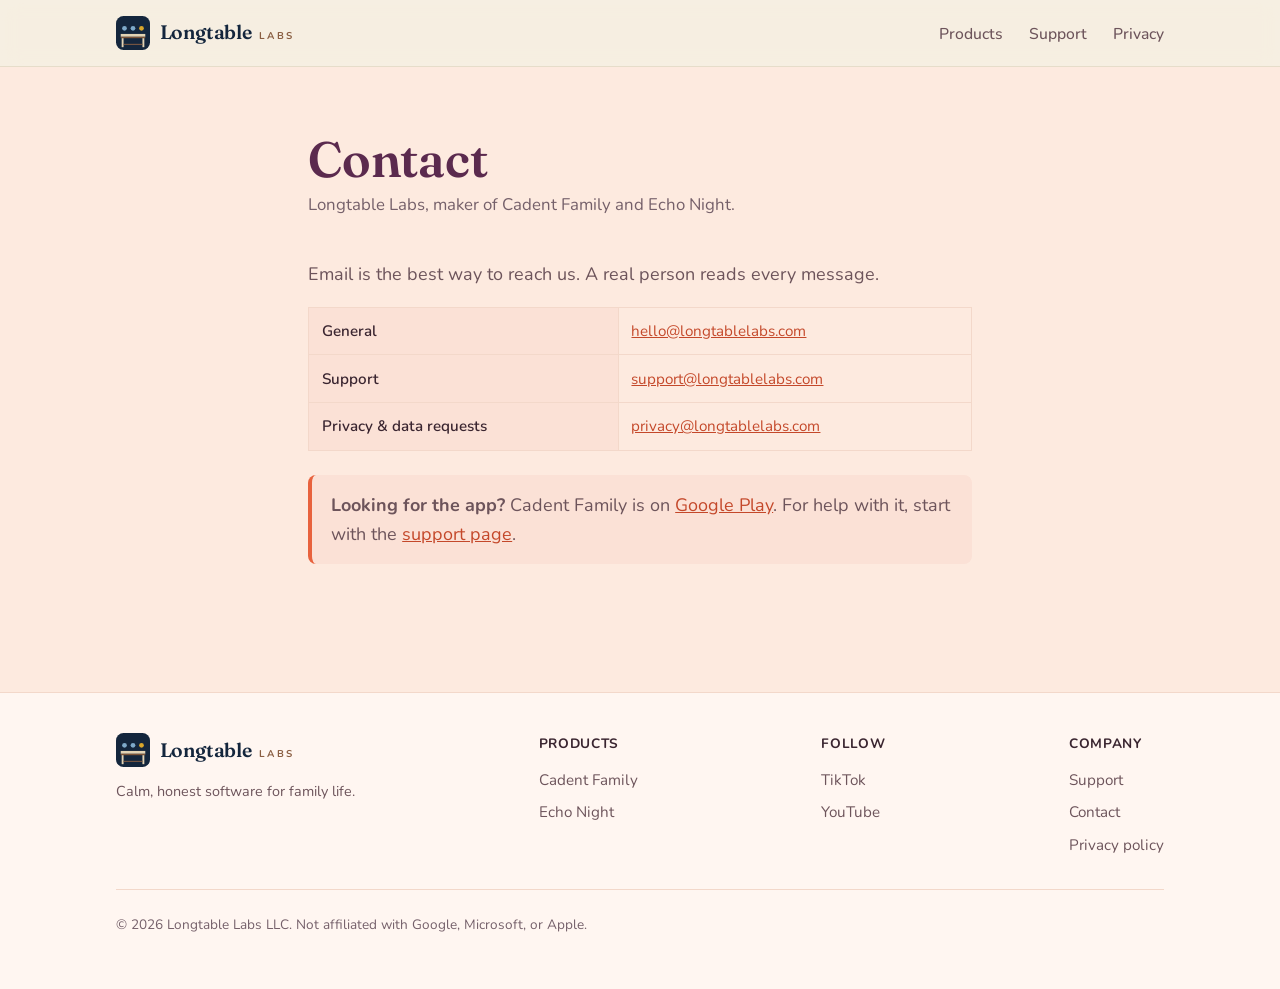
<file: contact.html>
<!DOCTYPE html>
<html lang="en">
<head>
  <meta charset="utf-8">
  <meta name="viewport" content="width=device-width, initial-scale=1">
  <title>Contact · Longtable Labs</title>
  <meta name="description" content="How to reach Longtable Labs, the maker of Cadent Family and Echo Night.">
  <link rel="preload" href="assets/fonts/fraunces-latin.woff2" as="font" type="font/woff2" crossorigin>
  <link rel="preload" href="assets/fonts/nunito-latin.woff2" as="font" type="font/woff2" crossorigin>
  <link rel="stylesheet" href="styles.css">
  <link rel="canonical" href="https://longtablelabs.com/contact.html">
  <meta property="og:type" content="website">
  <meta property="og:site_name" content="Longtable Labs">
  <meta property="og:title" content="Contact · Longtable Labs">
  <meta property="og:description" content="How to reach Longtable Labs, the maker of Cadent Family and Echo Night.">
  <meta property="og:url" content="https://longtablelabs.com/contact.html">
  <meta property="og:image" content="https://longtablelabs.com/assets/og-longtable.png">
  <meta property="og:image:width" content="1200">
  <meta property="og:image:height" content="630">
  <meta property="og:image:alt" content="Longtable Labs: a long table with five seats, and the words Calm, honest software for family life.">
  <meta name="twitter:card" content="summary_large_image">
  <meta name="twitter:title" content="Contact · Longtable Labs">
  <meta name="twitter:description" content="How to reach Longtable Labs, the maker of Cadent Family and Echo Night.">
  <meta name="twitter:image" content="https://longtablelabs.com/assets/og-longtable.png">
  <link rel="icon" href="assets/longtable-icon.svg" type="image/svg+xml">
  <link rel="icon" href="assets/icon-192.png" type="image/png" sizes="192x192">
  <link rel="apple-touch-icon" href="assets/apple-touch-icon.png">
  <meta name="theme-color" content="#14263d">
</head>
<body>
  <a class="skip" href="#main">Skip to content</a>

  <header class="site-header">
    <div class="wrap">
      <a class="brand" href="index.html">
        <img class="mark" src="assets/longtable-icon.svg" alt="" aria-hidden="true">
        <span class="lt-word"><span class="lt-name">Longtable</span><span class="lt-labs">Labs</span></span>
      </a>
      <nav class="main" aria-label="Primary">
        <a href="index.html#products">Products</a>
        <a href="support.html">Support</a>
        <a href="privacy.html">Privacy</a>
      </nav>
    </div>
  </header>

  <main id="main">
    <div class="page-header">
      <div class="wrap prose">
        <h1>Contact</h1>
        <p class="sub">Longtable Labs, maker of Cadent Family and Echo Night.</p>
      </div>
    </div>

    <section style="padding-top:0">
      <div class="wrap prose">
        <p>Email is the best way to reach us. A real person reads every message.</p>

        <table>
          <tbody>
            <tr>
              <th>General</th>
              <td><a href="mailto:hello@longtablelabs.com">hello@longtablelabs.com</a></td>
            </tr>
            <tr>
              <th>Support</th>
              <td><a href="mailto:support@longtablelabs.com">support@longtablelabs.com</a></td>
            </tr>
            <tr>
              <th>Privacy &amp; data requests</th>
              <td><a href="mailto:privacy@longtablelabs.com">privacy@longtablelabs.com</a></td>
            </tr>
          </tbody>
        </table>

        <div class="callout">
          <p><strong>Looking for the app?</strong> Cadent Family is on
          <a href="https://play.google.com/store/apps/details?id=com.longtablelabs.cadent" rel="noopener">Google Play</a>. For help with it, start with the
          <a href="support.html">support page</a>.</p>
        </div>

        <!-- REVIEW: some stores/regions want a postal address for the developer.
             Add it here if required (a business mailbox is fine). -->
      </div>
    </section>
  </main>

  <footer class="site-footer">
    <div class="wrap footer-grid">
      <div style="max-width:20rem">
        <a class="brand" href="index.html" style="margin-bottom:.8rem">
          <img class="mark" src="assets/longtable-icon.svg" alt="" aria-hidden="true">
          <span class="lt-word"><span class="lt-name">Longtable</span><span class="lt-labs">Labs</span></span>
        </a>
        <p style="font-size:.9rem;margin:0">Calm, honest software for family life.</p>
      </div>
      <nav aria-label="Products">
        <span class="fh">Products</span>
        <a href="cadent.html">Cadent Family</a>
        <a href="echo-night.html">Echo Night</a>
      </nav>
      <nav aria-label="Follow">
        <span class="fh">Follow</span>
        <a href="https://www.tiktok.com/@longtable.labs.llc" rel="noopener">TikTok</a>
        <a href="https://www.youtube.com/@longtablelabs" rel="noopener">YouTube</a>
      </nav>
      <nav aria-label="Company">
        <span class="fh">Company</span>
        <a href="support.html">Support</a>
        <a href="contact.html">Contact</a>
        <a href="privacy.html">Privacy policy</a>
      </nav>
    </div>
    <div class="wrap">
      <p class="fineprint">© 2026 Longtable Labs LLC. Not affiliated with Google, Microsoft, or Apple.</p>
    </div>
  </footer>
</body>
</html>
</file>
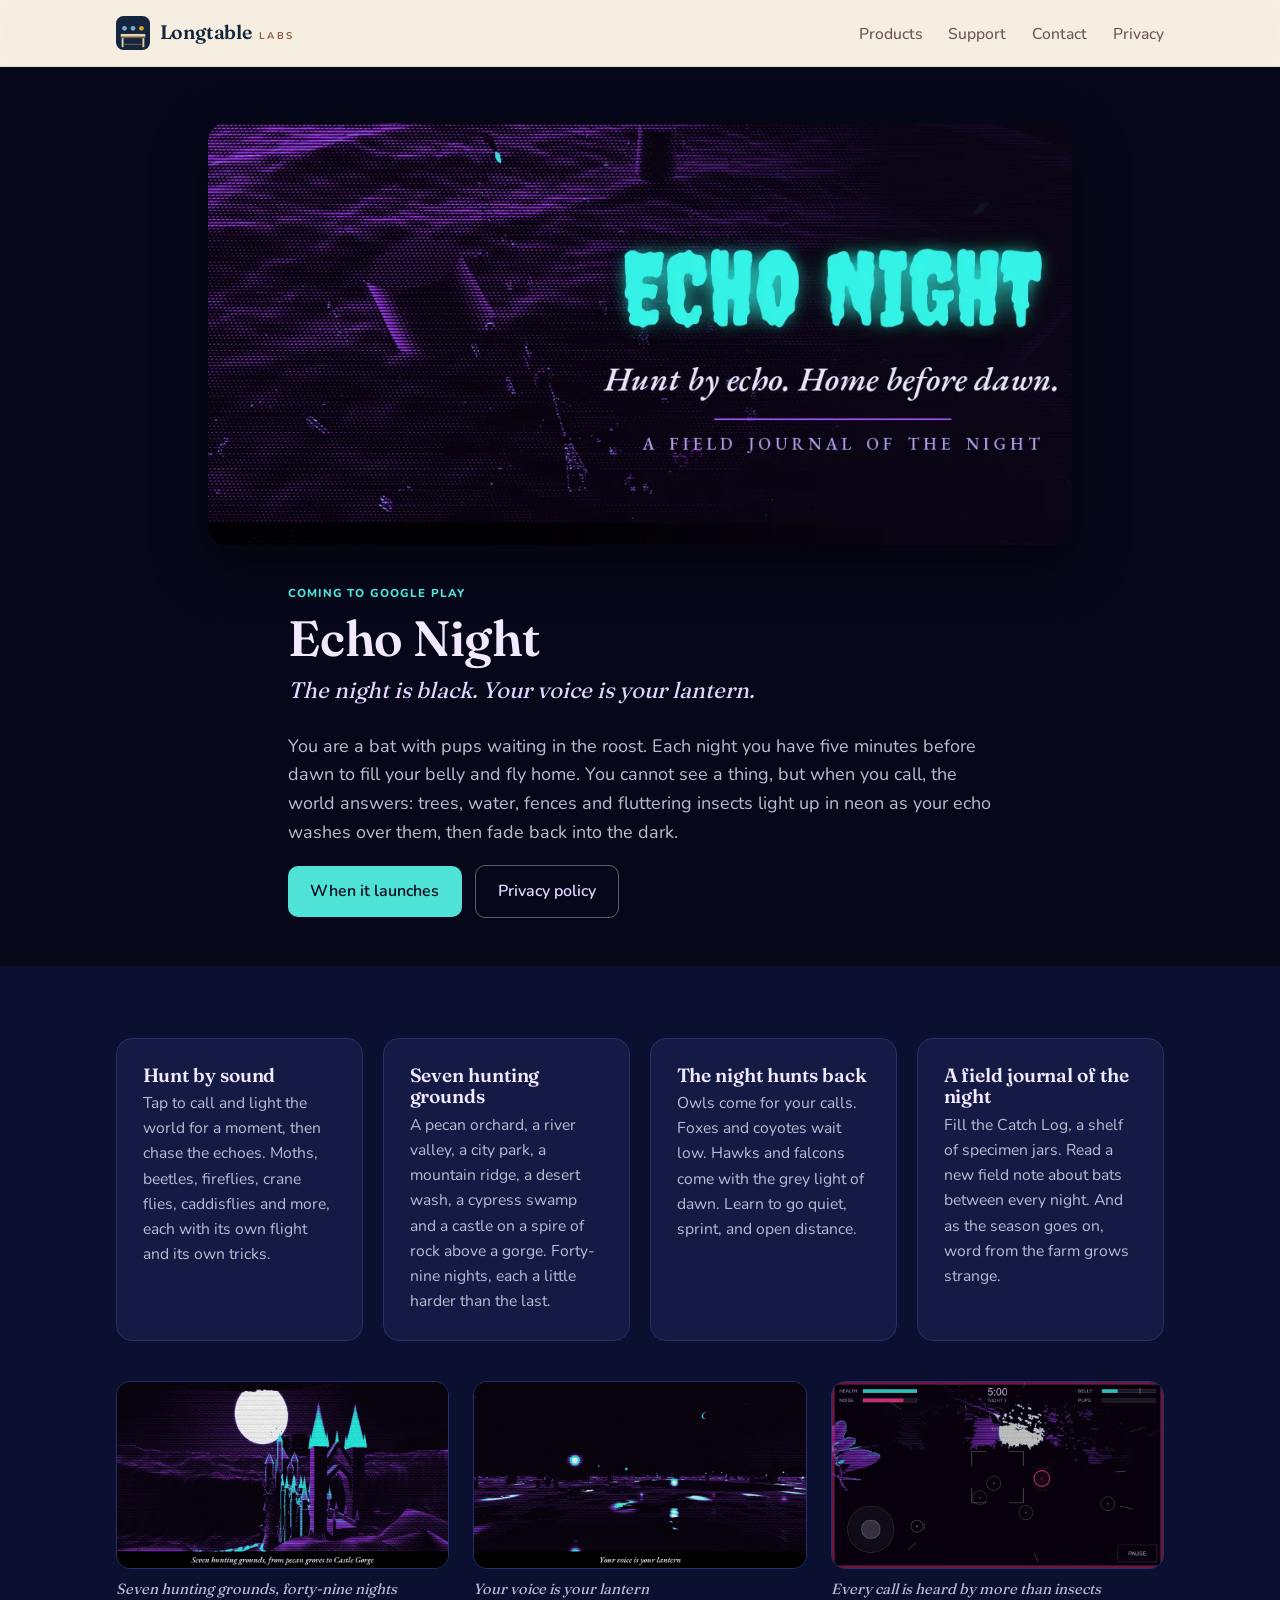
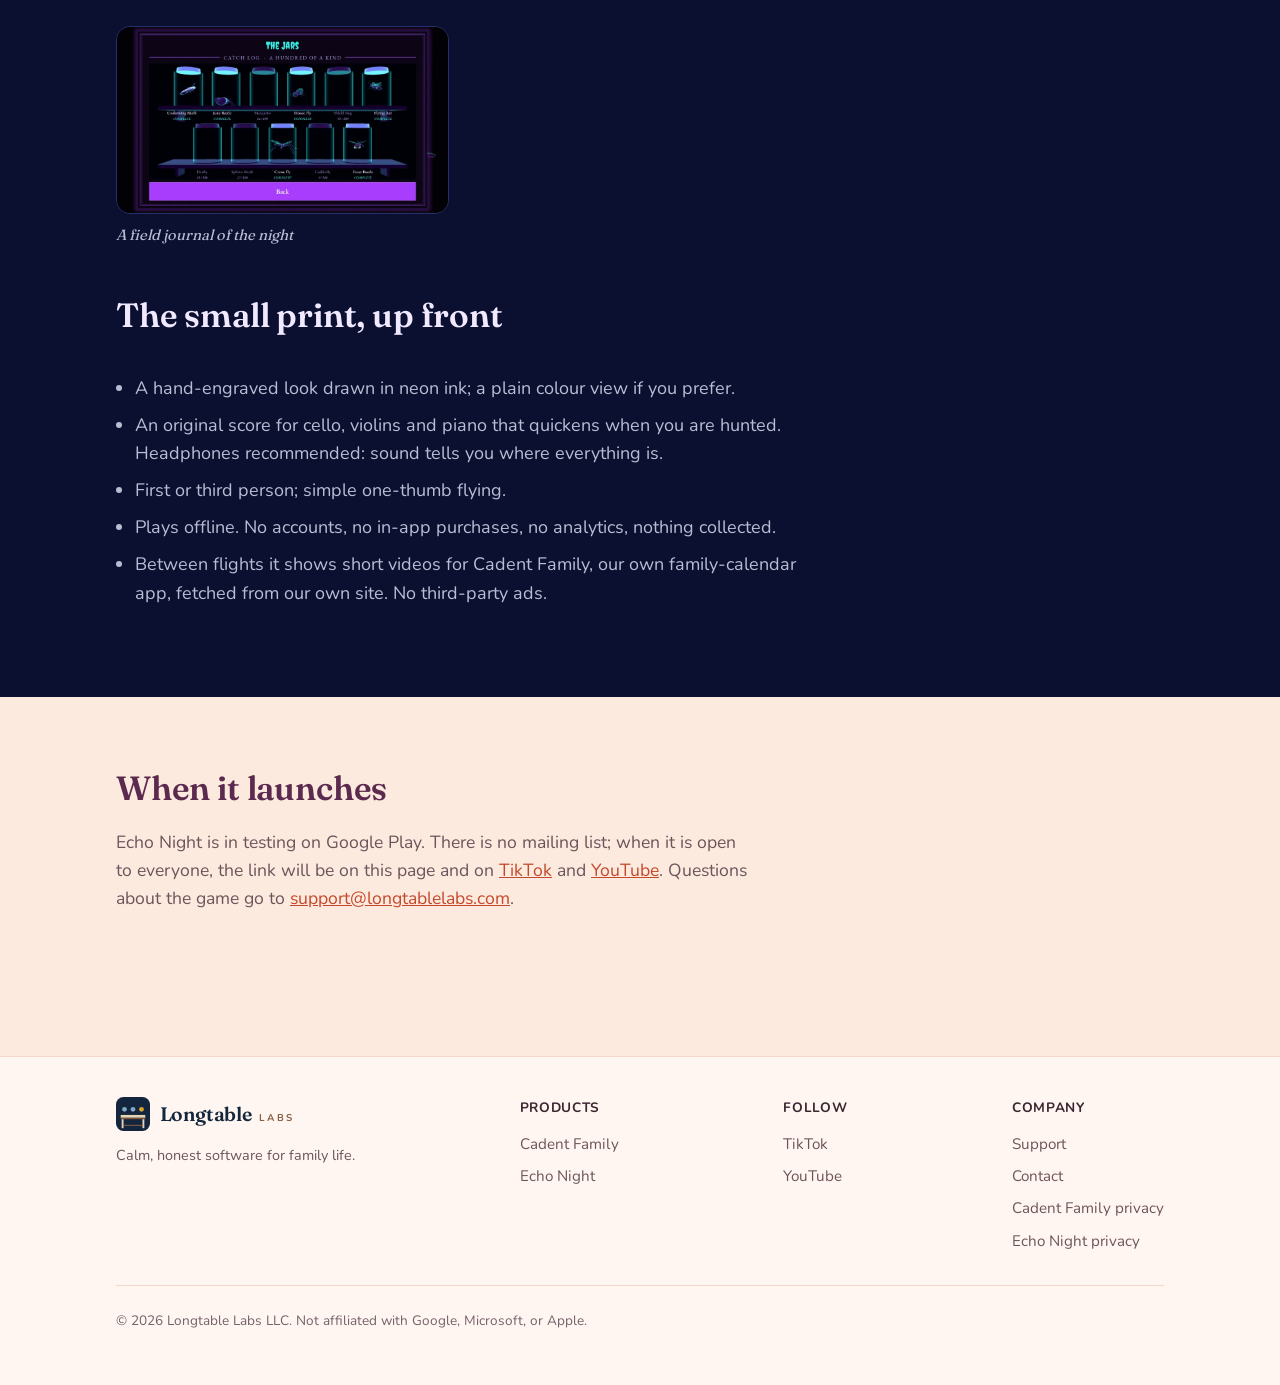
<file: echo-night.html>
<!DOCTYPE html>
<html lang="en">
<head>
  <meta charset="utf-8">
  <meta name="viewport" content="width=device-width, initial-scale=1">
  <title>Echo Night · a bat game · Longtable Labs</title>
  <meta name="description" content="Echo Night: you are a bat with pups to feed. Tap to call and the dark answers in neon; hunt insects, dodge owls, and get home before dawn. Coming to Google Play from Longtable Labs.">
  <link rel="preload" href="assets/fonts/fraunces-latin.woff2" as="font" type="font/woff2" crossorigin>
  <link rel="preload" href="assets/fonts/nunito-latin.woff2" as="font" type="font/woff2" crossorigin>
  <link rel="stylesheet" href="styles.css">
  <link rel="canonical" href="https://longtablelabs.com/echo-night.html">
  <meta property="og:type" content="website">
  <meta property="og:site_name" content="Longtable Labs">
  <meta property="og:title" content="Echo Night · a bat game · Longtable Labs">
  <meta property="og:description" content="Echo Night: you are a bat with pups to feed. Tap to call and the dark answers in neon; hunt insects, dodge owls, and get home before dawn. Coming to Google Play from Longtable Labs.">
  <meta property="og:url" content="https://longtablelabs.com/echo-night.html">
  <meta property="og:image" content="https://longtablelabs.com/assets/og-echo-night.jpg">
  <meta property="og:image:width" content="1200">
  <meta property="og:image:height" content="630">
  <meta name="twitter:card" content="summary_large_image">
  <meta name="twitter:title" content="Echo Night · a bat game · Longtable Labs">
  <meta name="twitter:description" content="Echo Night: you are a bat with pups to feed. Tap to call and the dark answers in neon; hunt insects, dodge owls, and get home before dawn. Coming to Google Play from Longtable Labs.">
  <meta name="twitter:image" content="https://longtablelabs.com/assets/og-echo-night.jpg">
  <link rel="icon" href="assets/longtable-icon.svg" type="image/svg+xml">
  <link rel="icon" href="assets/icon-192.png" type="image/png" sizes="192x192">
  <link rel="apple-touch-icon" href="assets/apple-touch-icon.png">
  <meta name="theme-color" content="#14263d">
</head>
<body>
  <a class="skip" href="#main">Skip to content</a>

  <header class="site-header">
    <div class="wrap">
      <a class="brand" href="index.html">
        <img class="mark" src="assets/longtable-icon.svg" alt="" aria-hidden="true">
        <span class="lt-word"><span class="lt-name">Longtable</span><span class="lt-labs">Labs</span></span>
      </a>
      <nav class="main" aria-label="Primary">
        <a href="index.html#products">Products</a>
        <a href="support.html">Support</a>
        <a href="contact.html">Contact</a>
        <a href="privacy.html">Privacy</a>
      </nav>
    </div>
  </header>

  <main id="main">
    <div class="en-hero">
      <div class="wrap">
        <img class="en-feature" src="assets/echo-night/feature.webp" width="1024" height="500" alt="Echo Night title card: neon letters over an engraved night scene, with the line Hunt by echo. Home before dawn." fetchpriority="high">
        <div class="en-intro">
          <span class="tag">Coming to Google Play</span>
          <h1>Echo Night</h1>
          <p class="lead">The night is black. Your voice is your lantern.</p>
          <p>You are a bat with pups waiting in the roost. Each night you have five minutes before dawn to fill your belly and fly home. You cannot see a thing, but when you call, the world answers: trees, water, fences and fluttering insects light up in neon as your echo washes over them, then fade back into the dark.</p>
          <div class="cta-row">
            <a class="btn" href="#notify">When it launches</a>
            <a class="btn ghost" href="privacy-echo-night.html">Privacy policy</a>
          </div>
        </div>
      </div>
    </div>

    <section class="en-body">
      <div class="wrap">
        <div class="features en-features">
          <div class="feature">
            <h3>Hunt by sound</h3>
            <p>Tap to call and light the world for a moment, then chase the echoes. Moths, beetles, fireflies, crane flies, caddisflies and more, each with its own flight and its own tricks.</p>
          </div>
          <div class="feature">
            <h3>Seven hunting grounds</h3>
            <p>A pecan orchard, a river valley, a city park, a mountain ridge, a desert wash, a cypress swamp and a castle on a spire of rock above a gorge. Forty-nine nights, each a little harder than the last.</p>
          </div>
          <div class="feature">
            <h3>The night hunts back</h3>
            <p>Owls come for your calls. Foxes and coyotes wait low. Hawks and falcons come with the grey light of dawn. Learn to go quiet, sprint, and open distance.</p>
          </div>
          <div class="feature">
            <h3>A field journal of the night</h3>
            <p>Fill the Catch Log, a shelf of specimen jars. Read a new field note about bats between every night. And as the season goes on, word from the farm grows strange.</p>
          </div>
        </div>

        <div class="wide-grid">
          <figure class="wide-card">
            <img loading="lazy" width="960" height="540" src="assets/echo-night/castle-rim.webp" alt="The castle on its spire above the gorge, moonlit, seen from the rim at the start of a night.">
            <figcaption>Seven hunting grounds, forty-nine nights</figcaption>
          </figure>
          <figure class="wide-card">
            <img loading="lazy" width="960" height="540" src="assets/echo-night/fireflies.webp" alt="Fireflies glowing over a cypress swamp, the water lit for a moment by the bat's call.">
            <figcaption>Your voice is your lantern</figcaption>
          </figure>
          <figure class="wide-card">
            <img loading="lazy" width="960" height="540" src="assets/echo-night/owl-hunt.webp" alt="An owl on the hunt behind the bat, the noise meter in the red.">
            <figcaption>Every call is heard by more than insects</figcaption>
          </figure>
          <figure class="wide-card">
            <img loading="lazy" width="960" height="540" src="assets/echo-night/catch-log.webp" alt="The Catch Log: a shelf of specimen jars, one per species.">
            <figcaption>A field journal of the night</figcaption>
          </figure>
        </div>

        <div class="section-head" style="margin-top:3rem">
          <h2>The small print, up front</h2>
        </div>
        <ul class="en-list">
          <li>A hand-engraved look drawn in neon ink; a plain colour view if you prefer.</li>
          <li>An original score for cello, violins and piano that quickens when you are hunted. Headphones recommended: sound tells you where everything is.</li>
          <li>First or third person; simple one-thumb flying.</li>
          <li>Plays offline. No accounts, no in-app purchases, no analytics, nothing collected.</li>
          <li>Between flights it shows short videos for Cadent Family, our own family-calendar app, fetched from our own site. No third-party ads.</li>
        </ul>
      </div>
    </section>

    <section id="notify">
      <div class="wrap">
        <div class="section-head">
          <h2>When it launches</h2>
          <p>Echo Night is in testing on Google Play. There is no mailing list; when it is open to everyone, the link will be on this page and on <a href="https://www.tiktok.com/@longtable.labs.llc" rel="noopener">TikTok</a> and <a href="https://www.youtube.com/@longtablelabs" rel="noopener">YouTube</a>. Questions about the game go to <a href="mailto:support@longtablelabs.com">support@longtablelabs.com</a>.</p>
        </div>
      </div>
    </section>
  </main>

  <footer class="site-footer">
    <div class="wrap footer-grid">
      <div style="max-width:20rem">
        <a class="brand" href="index.html" style="margin-bottom:.8rem">
          <img class="mark" src="assets/longtable-icon.svg" alt="" aria-hidden="true">
          <span class="lt-word"><span class="lt-name">Longtable</span><span class="lt-labs">Labs</span></span>
        </a>
        <p style="font-size:.9rem;margin:0">Calm, honest software for family life.</p>
      </div>
      <nav aria-label="Products">
        <span class="fh">Products</span>
        <a href="cadent.html">Cadent Family</a>
        <a href="echo-night.html">Echo Night</a>
      </nav>
      <nav aria-label="Follow">
        <span class="fh">Follow</span>
        <a href="https://www.tiktok.com/@longtable.labs.llc" rel="noopener">TikTok</a>
        <a href="https://www.youtube.com/@longtablelabs" rel="noopener">YouTube</a>
      </nav>
      <nav aria-label="Company">
        <span class="fh">Company</span>
        <a href="support.html">Support</a>
        <a href="contact.html">Contact</a>
        <a href="privacy.html">Cadent Family privacy</a>
        <a href="privacy-echo-night.html">Echo Night privacy</a>
      </nav>
    </div>
    <div class="wrap">
      <p class="fineprint">© 2026 Longtable Labs LLC. Not affiliated with Google, Microsoft, or Apple.</p>
    </div>
  </footer>
</body>
</html>
</file>
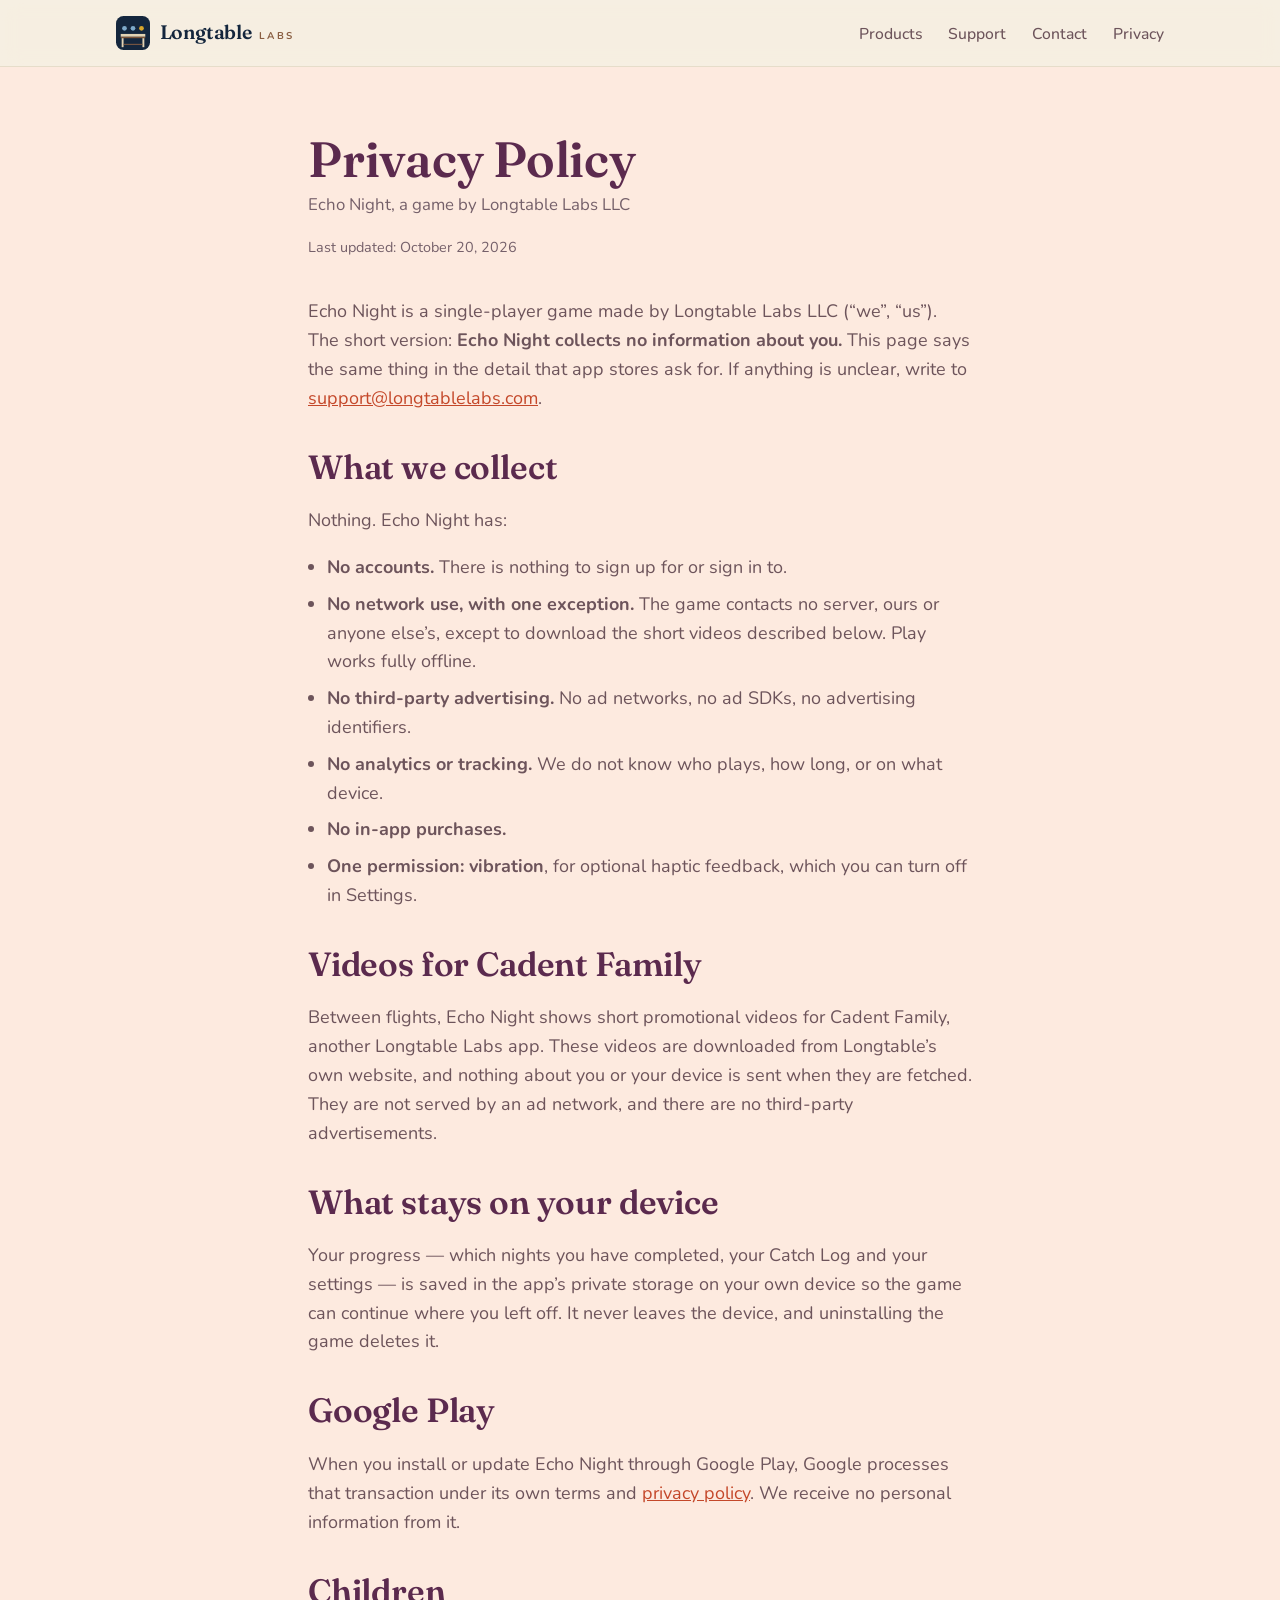
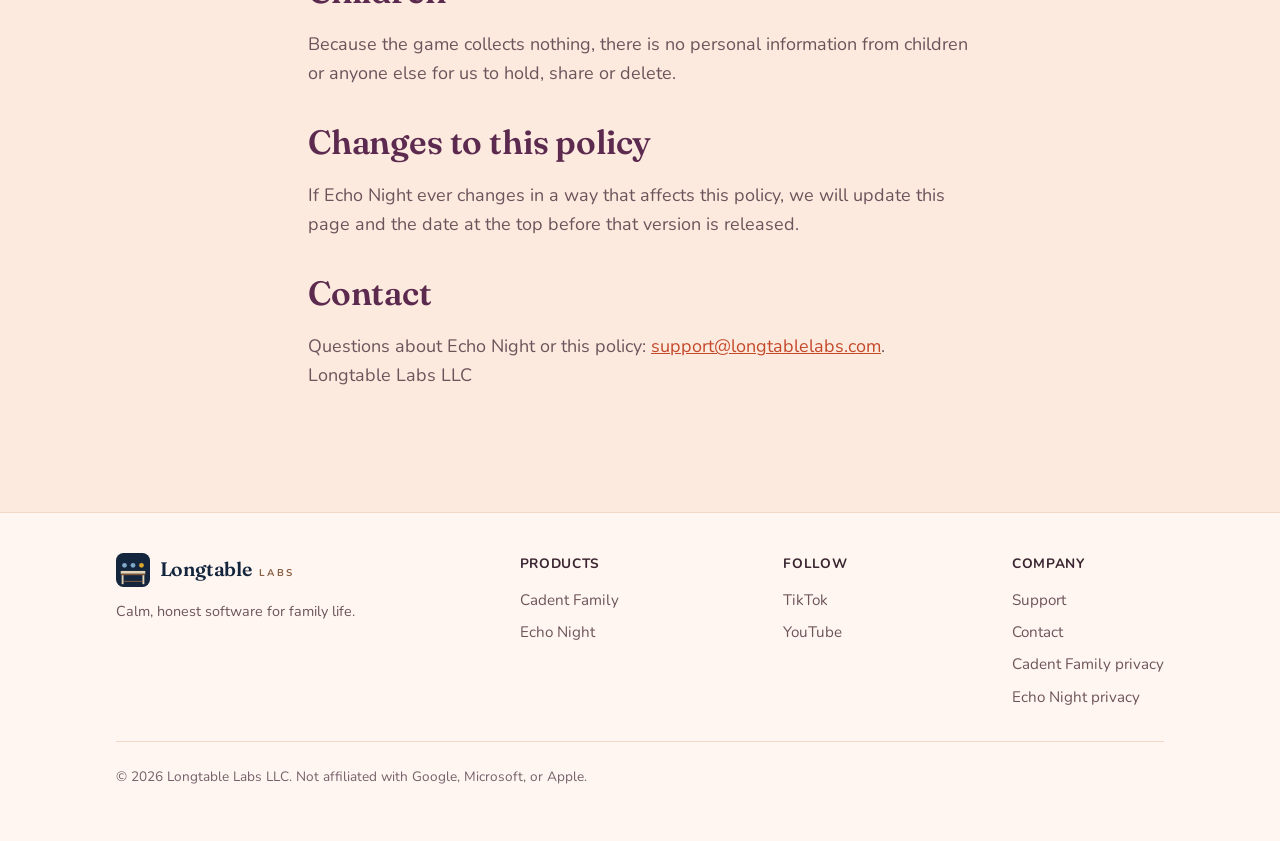
<file: privacy-echo-night.html>
<!DOCTYPE html>
<html lang="en">
<head>
  <meta charset="utf-8">
  <meta name="viewport" content="width=device-width, initial-scale=1">
  <title>Privacy Policy · Echo Night · Longtable Labs</title>
  <meta name="description" content="Echo Night collects no data: no accounts, no analytics, no third-party ads. The only network use fetches Longtable&#39;s own videos. The privacy policy for the bat game by Longtable Labs LLC.">
  <link rel="preload" href="assets/fonts/fraunces-latin.woff2" as="font" type="font/woff2" crossorigin>
  <link rel="preload" href="assets/fonts/nunito-latin.woff2" as="font" type="font/woff2" crossorigin>
  <link rel="stylesheet" href="styles.css">
  <link rel="canonical" href="https://longtablelabs.com/privacy-echo-night.html">
  <meta property="og:type" content="website">
  <meta property="og:site_name" content="Longtable Labs">
  <meta property="og:title" content="Privacy Policy · Echo Night · Longtable Labs">
  <meta property="og:description" content="Echo Night collects no data: no accounts, no analytics, no third-party ads. The only network use fetches Longtable&#39;s own videos. The privacy policy for the bat game by Longtable Labs LLC.">
  <meta property="og:url" content="https://longtablelabs.com/privacy-echo-night.html">
  <meta property="og:image" content="https://longtablelabs.com/assets/og-longtable.png">
  <meta property="og:image:width" content="1200">
  <meta property="og:image:height" content="630">
  <meta property="og:image:alt" content="Longtable Labs: a long table with five seats, and the words Calm, honest software for family life.">
  <meta name="twitter:card" content="summary_large_image">
  <meta name="twitter:title" content="Privacy Policy · Echo Night · Longtable Labs">
  <meta name="twitter:description" content="Echo Night collects no data: no accounts, no analytics, no third-party ads. The only network use fetches Longtable&#39;s own videos. The privacy policy for the bat game by Longtable Labs LLC.">
  <meta name="twitter:image" content="https://longtablelabs.com/assets/og-longtable.png">
  <link rel="icon" href="assets/longtable-icon.svg" type="image/svg+xml">
  <link rel="icon" href="assets/icon-192.png" type="image/png" sizes="192x192">
  <link rel="apple-touch-icon" href="assets/apple-touch-icon.png">
  <meta name="theme-color" content="#14263d">
</head>
<body>
  <a class="skip" href="#main">Skip to content</a>

  <header class="site-header">
    <div class="wrap">
      <a class="brand" href="index.html">
        <img class="mark" src="assets/longtable-icon.svg" alt="" aria-hidden="true">
        <span class="lt-word"><span class="lt-name">Longtable</span><span class="lt-labs">Labs</span></span>
      </a>
      <nav class="main" aria-label="Primary">
        <a href="index.html#products">Products</a>
        <a href="support.html">Support</a>
        <a href="contact.html">Contact</a>
        <a href="privacy.html">Privacy</a>
      </nav>
    </div>
  </header>

  <main id="main">
    <div class="page-header">
      <div class="wrap prose">
        <h1>Privacy Policy</h1>
        <p class="sub">Echo Night, a game by Longtable Labs LLC</p>
        <p class="meta">Last updated: October 20, 2026</p>
      </div>
    </div>

    <section style="padding-top:0">
      <div class="wrap prose">

        <!-- OWNER NOTES (invisible to visitors):
             Written 2026-10-17 for the first Google Play upload. Echo Night is an
             offline, single-player Godot game. Every claim below was checked against
             the game's scripts: no HTTP client, no analytics or ad SDK, no sign-in.
             If the game ever gains any of those, this page must change BEFORE the
             build that adds them ships.
             Revised 2026-10-20: the game now shows house ads (short videos for
             Cadent Family after every second flight, fetched from Longtable's own
             media site, no data sent). Wording per EchoNight/PLAY_LISTING.md. -->

        <p>
          Echo Night is a single-player game made by Longtable Labs LLC
          (&ldquo;we&rdquo;, &ldquo;us&rdquo;). The short version: <strong>Echo Night
          collects no information about you.</strong> This page says the same thing in
          the detail that app stores ask for. If anything is unclear, write to
          <a href="mailto:support@longtablelabs.com">support@longtablelabs.com</a>.
        </p>

        <h2>What we collect</h2>
        <p>Nothing. Echo Night has:</p>
        <ul>
          <li><strong>No accounts.</strong> There is nothing to sign up for or sign in to.</li>
          <li><strong>No network use, with one exception.</strong> The game contacts no
            server, ours or anyone else&rsquo;s, except to download the short videos
            described below. Play works fully offline.</li>
          <li><strong>No third-party advertising.</strong> No ad networks, no ad SDKs, no
            advertising identifiers.</li>
          <li><strong>No analytics or tracking.</strong> We do not know who plays, how
            long, or on what device.</li>
          <li><strong>No in-app purchases.</strong></li>
          <li><strong>One permission: vibration</strong>, for optional haptic feedback,
            which you can turn off in Settings.</li>
        </ul>

        <h2>Videos for Cadent Family</h2>
        <p>
          Between flights, Echo Night shows short promotional videos for Cadent
          Family, another Longtable Labs app. These videos are downloaded from
          Longtable&rsquo;s own website, and nothing about you or your device is sent
          when they are fetched. They are not served by an ad network, and there are
          no third-party advertisements.
        </p>

        <h2>What stays on your device</h2>
        <p>
          Your progress &mdash; which nights you have completed, your Catch Log and your
          settings &mdash; is saved in the app&rsquo;s private storage on your own device so
          the game can continue where you left off. It never leaves the device, and
          uninstalling the game deletes it.
        </p>

        <h2>Google Play</h2>
        <p>
          When you install or update Echo Night through Google Play, Google processes
          that transaction under its own terms and
          <a href="https://policies.google.com/privacy" rel="noopener">privacy policy</a>.
          We receive no personal information from it.
        </p>

        <h2>Children</h2>
        <p>
          Because the game collects nothing, there is no personal information from
          children or anyone else for us to hold, share or delete.
        </p>

        <h2>Changes to this policy</h2>
        <p>
          If Echo Night ever changes in a way that affects this policy, we will update
          this page and the date at the top before that version is released.
        </p>

        <h2>Contact</h2>
        <p>
          Questions about Echo Night or this policy:
          <a href="mailto:support@longtablelabs.com">support@longtablelabs.com</a>.<br>
          Longtable Labs LLC
        </p>

      </div>
    </section>
  </main>

  <footer class="site-footer">
    <div class="wrap footer-grid">
      <div style="max-width:20rem">
        <a class="brand" href="index.html" style="margin-bottom:.8rem">
          <img class="mark" src="assets/longtable-icon.svg" alt="" aria-hidden="true">
          <span class="lt-word"><span class="lt-name">Longtable</span><span class="lt-labs">Labs</span></span>
        </a>
        <p style="font-size:.9rem;margin:0">Calm, honest software for family life.</p>
      </div>
      <nav aria-label="Products">
        <span class="fh">Products</span>
        <a href="cadent.html">Cadent Family</a>
        <a href="echo-night.html">Echo Night</a>
      </nav>
      <nav aria-label="Follow">
        <span class="fh">Follow</span>
        <a href="https://www.tiktok.com/@longtable.labs.llc" rel="noopener">TikTok</a>
        <a href="https://www.youtube.com/@longtablelabs" rel="noopener">YouTube</a>
      </nav>
      <nav aria-label="Company">
        <span class="fh">Company</span>
        <a href="support.html">Support</a>
        <a href="contact.html">Contact</a>
        <a href="privacy.html">Cadent Family privacy</a>
        <a href="privacy-echo-night.html">Echo Night privacy</a>
      </nav>
    </div>
    <div class="wrap">
      <p class="fineprint">© 2026 Longtable Labs LLC. Not affiliated with Google, Microsoft, or Apple.</p>
    </div>
  </footer>
</body>
</html>
</file>
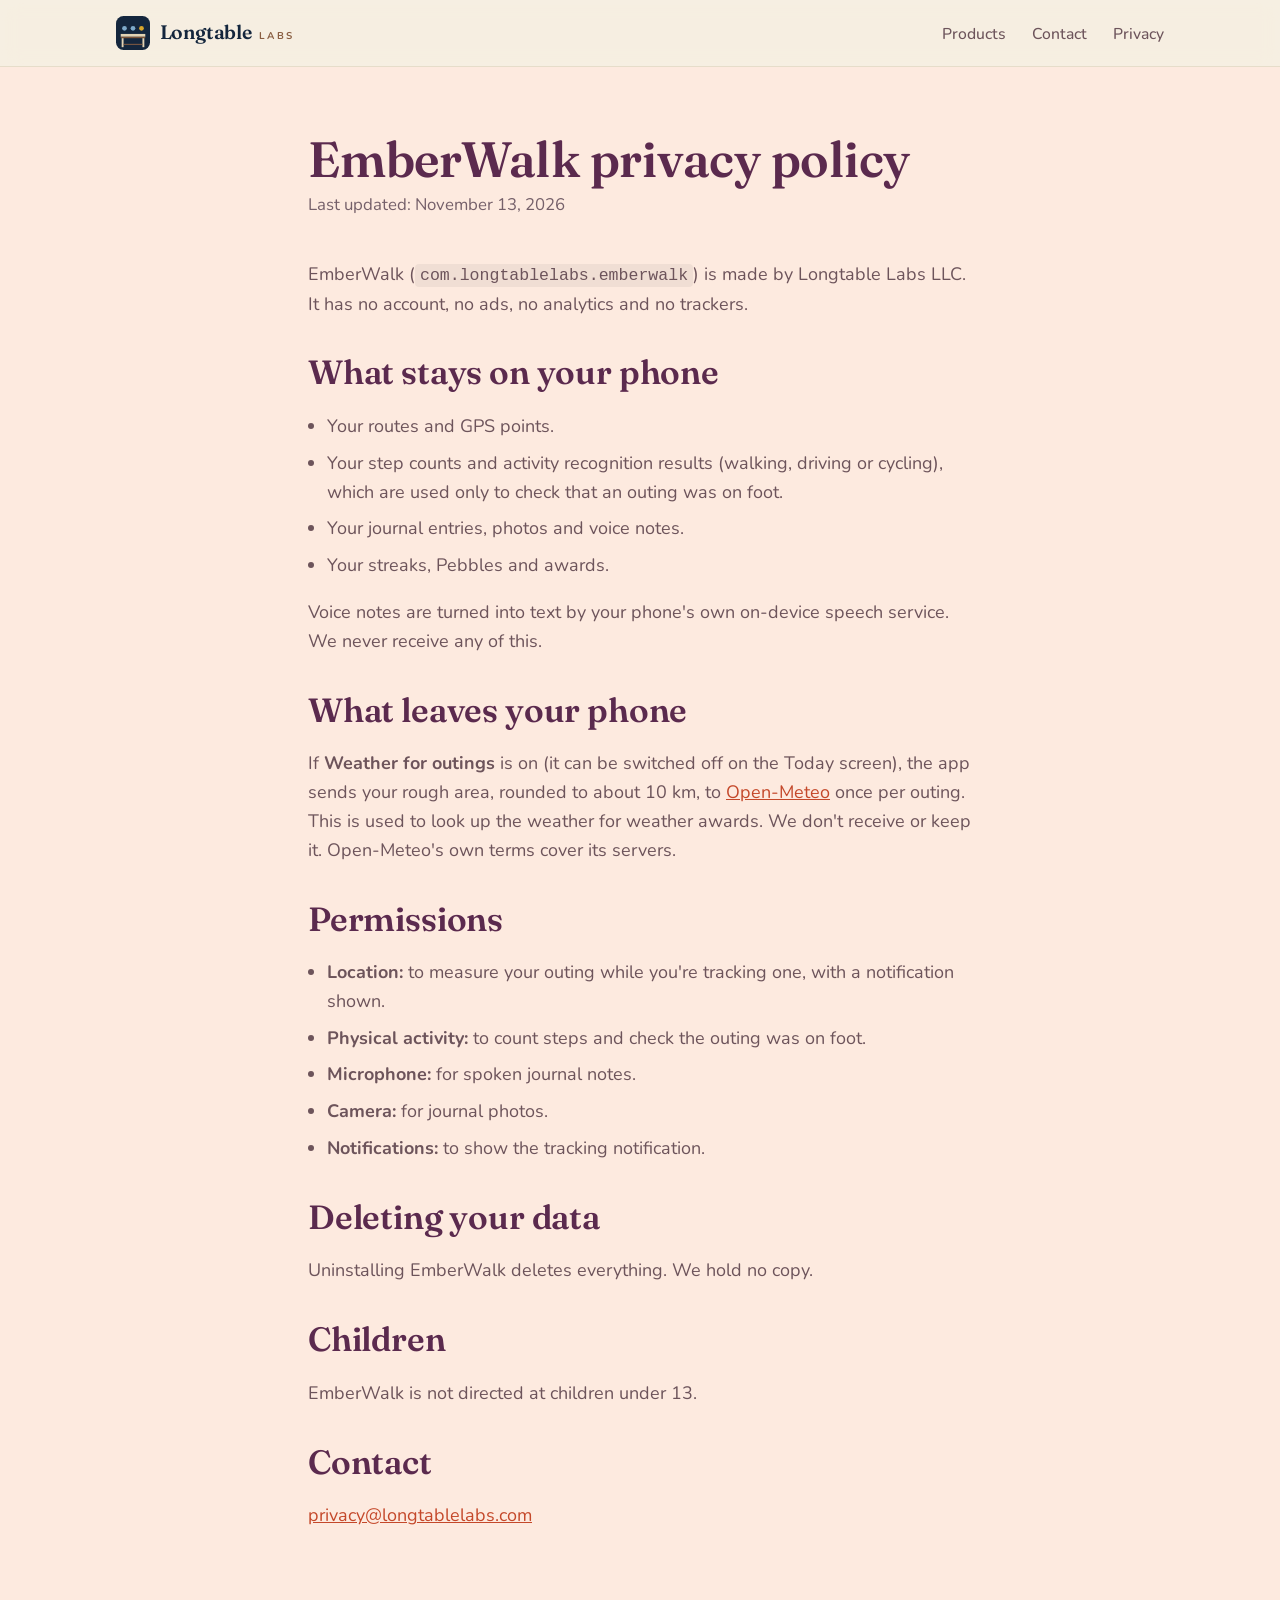
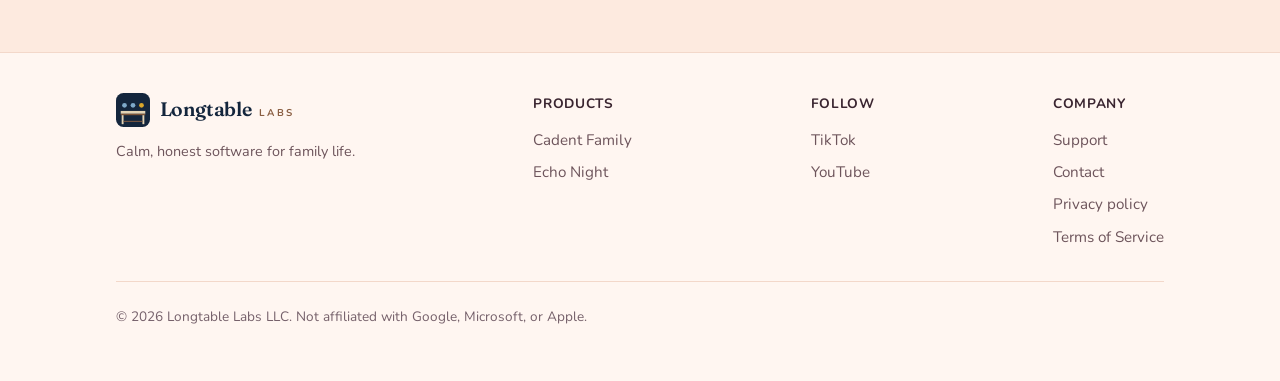
<file: privacy-emberwalk.html>
<!DOCTYPE html>
<html lang="en">
<head>
  <meta charset="utf-8">
  <meta name="viewport" content="width=device-width, initial-scale=1">
  <title>EmberWalk Privacy Policy · Longtable Labs</title>
  <meta name="description" content="How EmberWalk handles your data: everything stays on your phone.">
  <link rel="preload" href="assets/fonts/fraunces-latin.woff2" as="font" type="font/woff2" crossorigin>
  <link rel="preload" href="assets/fonts/nunito-latin.woff2" as="font" type="font/woff2" crossorigin>
  <link rel="stylesheet" href="styles.css">
  <link rel="canonical" href="https://longtablelabs.com/privacy-emberwalk.html">
  <meta property="og:type" content="website">
  <meta property="og:site_name" content="Longtable Labs">
  <meta property="og:title" content="EmberWalk Privacy Policy · Longtable Labs">
  <meta property="og:description" content="How EmberWalk handles your data: everything stays on your phone.">
  <meta property="og:url" content="https://longtablelabs.com/privacy-emberwalk.html">
  <meta property="og:image" content="https://longtablelabs.com/assets/og-longtable.png">
  <meta property="og:image:width" content="1200">
  <meta property="og:image:height" content="630">
  <meta property="og:image:alt" content="Longtable Labs: a long table with five seats, and the words Calm, honest software for family life.">
  <meta name="twitter:card" content="summary_large_image">
  <meta name="twitter:title" content="EmberWalk Privacy Policy · Longtable Labs">
  <meta name="twitter:description" content="How EmberWalk handles your data: everything stays on your phone.">
  <meta name="twitter:image" content="https://longtablelabs.com/assets/og-longtable.png">
  <link rel="icon" href="assets/longtable-icon.svg" type="image/svg+xml">
  <link rel="icon" href="assets/icon-192.png" type="image/png" sizes="192x192">
  <link rel="apple-touch-icon" href="assets/apple-touch-icon.png">
  <meta name="theme-color" content="#14263d">
</head>
<body>
  <a class="skip" href="#main">Skip to content</a>

  <header class="site-header">
    <div class="wrap">
      <a class="brand" href="index.html">
        <img class="mark" src="assets/longtable-icon.svg" alt="" aria-hidden="true">
        <span class="lt-word"><span class="lt-name">Longtable</span><span class="lt-labs">Labs</span></span>
      </a>
      <nav class="main" aria-label="Primary">
        <a href="index.html#products">Products</a>
        <a href="contact.html">Contact</a>
        <a href="privacy.html">Privacy</a>
      </nav>
    </div>
  </header>

  <main id="main">
    <div class="page-header">
      <div class="wrap prose">
        <h1>EmberWalk privacy policy</h1>
        <p class="sub">Last updated: November 13, 2026</p>
      </div>
    </div>

    <section style="padding-top:0">
      <div class="wrap prose">
        <p>
          EmberWalk (<code>com.longtablelabs.emberwalk</code>) is made by Longtable Labs LLC. It has
          no account, no ads, no analytics and no trackers.
        </p>

        <h2>What stays on your phone</h2>
        <ul>
          <li>Your routes and GPS points.</li>
          <li>Your step counts and activity recognition results (walking, driving or cycling), which
            are used only to check that an outing was on foot.</li>
          <li>Your journal entries, photos and voice notes.</li>
          <li>Your streaks, Pebbles and awards.</li>
        </ul>
        <p>
          Voice notes are turned into text by your phone's own on-device speech service. We never
          receive any of this.
        </p>

        <h2>What leaves your phone</h2>
        <p>
          If <strong>Weather for outings</strong> is on (it can be switched off on the Today
          screen), the app sends your rough area, rounded to about 10 km, to
          <a href="https://open-meteo.com" rel="noopener">Open-Meteo</a> once per outing. This is
          used to look up the weather for weather awards. We don't receive or keep it. Open-Meteo's
          own terms cover its servers.
        </p>

        <h2>Permissions</h2>
        <ul>
          <li><strong>Location:</strong> to measure your outing while you're tracking one, with a
            notification shown.</li>
          <li><strong>Physical activity:</strong> to count steps and check the outing was on foot.</li>
          <li><strong>Microphone:</strong> for spoken journal notes.</li>
          <li><strong>Camera:</strong> for journal photos.</li>
          <li><strong>Notifications:</strong> to show the tracking notification.</li>
        </ul>

        <h2>Deleting your data</h2>
        <p>Uninstalling EmberWalk deletes everything. We hold no copy.</p>

        <h2>Children</h2>
        <p>EmberWalk is not directed at children under 13.</p>

        <h2>Contact</h2>
        <p><a href="mailto:privacy@longtablelabs.com">privacy@longtablelabs.com</a></p>
      </div>
    </section>
  </main>

  <footer class="site-footer">
    <div class="wrap footer-grid">
      <div style="max-width:20rem">
        <a class="brand" href="index.html" style="margin-bottom:.8rem">
          <img class="mark" src="assets/longtable-icon.svg" alt="" aria-hidden="true">
          <span class="lt-word"><span class="lt-name">Longtable</span><span class="lt-labs">Labs</span></span>
        </a>
        <p style="font-size:.9rem;margin:0">Calm, honest software for family life.</p>
      </div>
      <nav aria-label="Products">
        <span class="fh">Products</span>
        <a href="cadent.html">Cadent Family</a>
        <a href="echo-night.html">Echo Night</a>
      </nav>
      <nav aria-label="Follow">
        <span class="fh">Follow</span>
        <a href="https://www.tiktok.com/@longtable.labs.llc" rel="noopener">TikTok</a>
        <a href="https://www.youtube.com/@longtablelabs" rel="noopener">YouTube</a>
      </nav>
      <nav aria-label="Company">
        <span class="fh">Company</span>
        <a href="support.html">Support</a>
        <a href="contact.html">Contact</a>
        <a href="privacy.html">Privacy policy</a>
        <a href="terms.html">Terms of Service</a>
      </nav>
    </div>
    <div class="wrap">
      <p class="fineprint">© 2026 Longtable Labs LLC. Not affiliated with Google, Microsoft, or Apple.</p>
    </div>
  </footer>
</body>
</html>
</file>
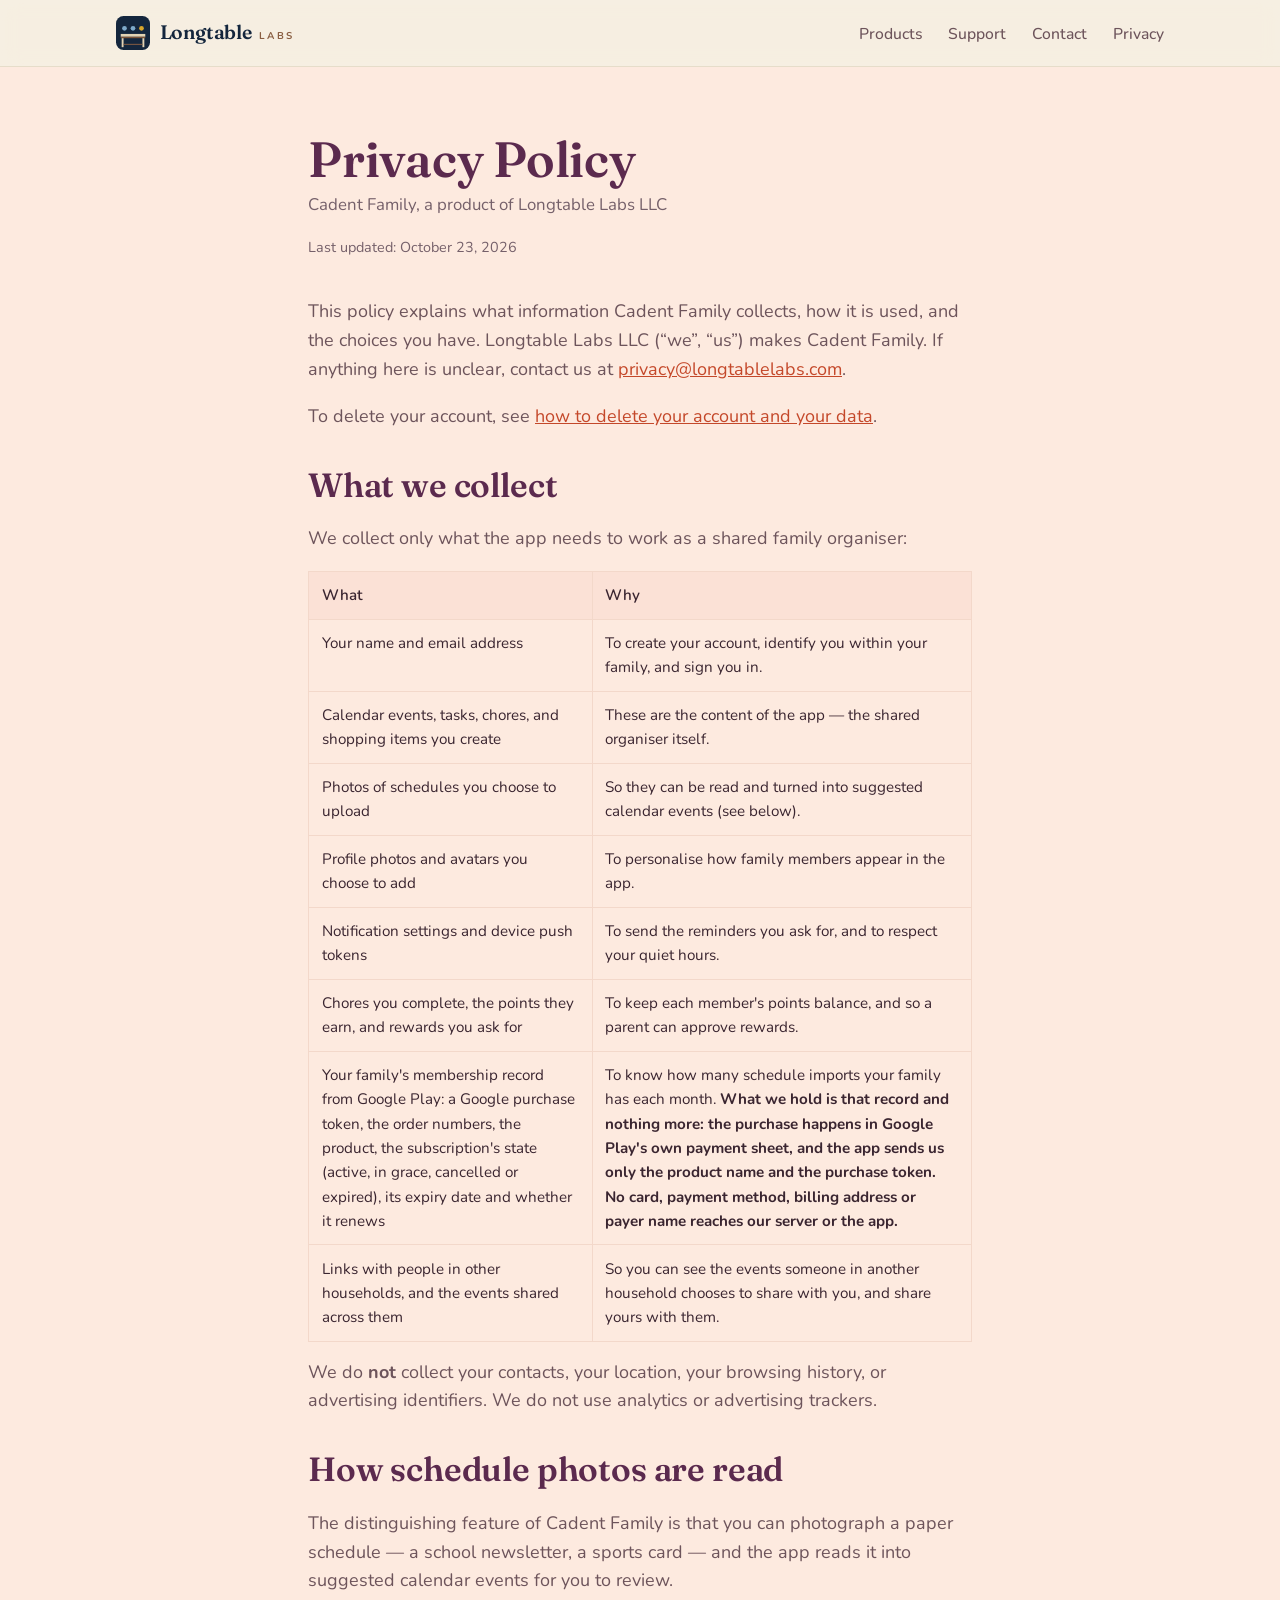
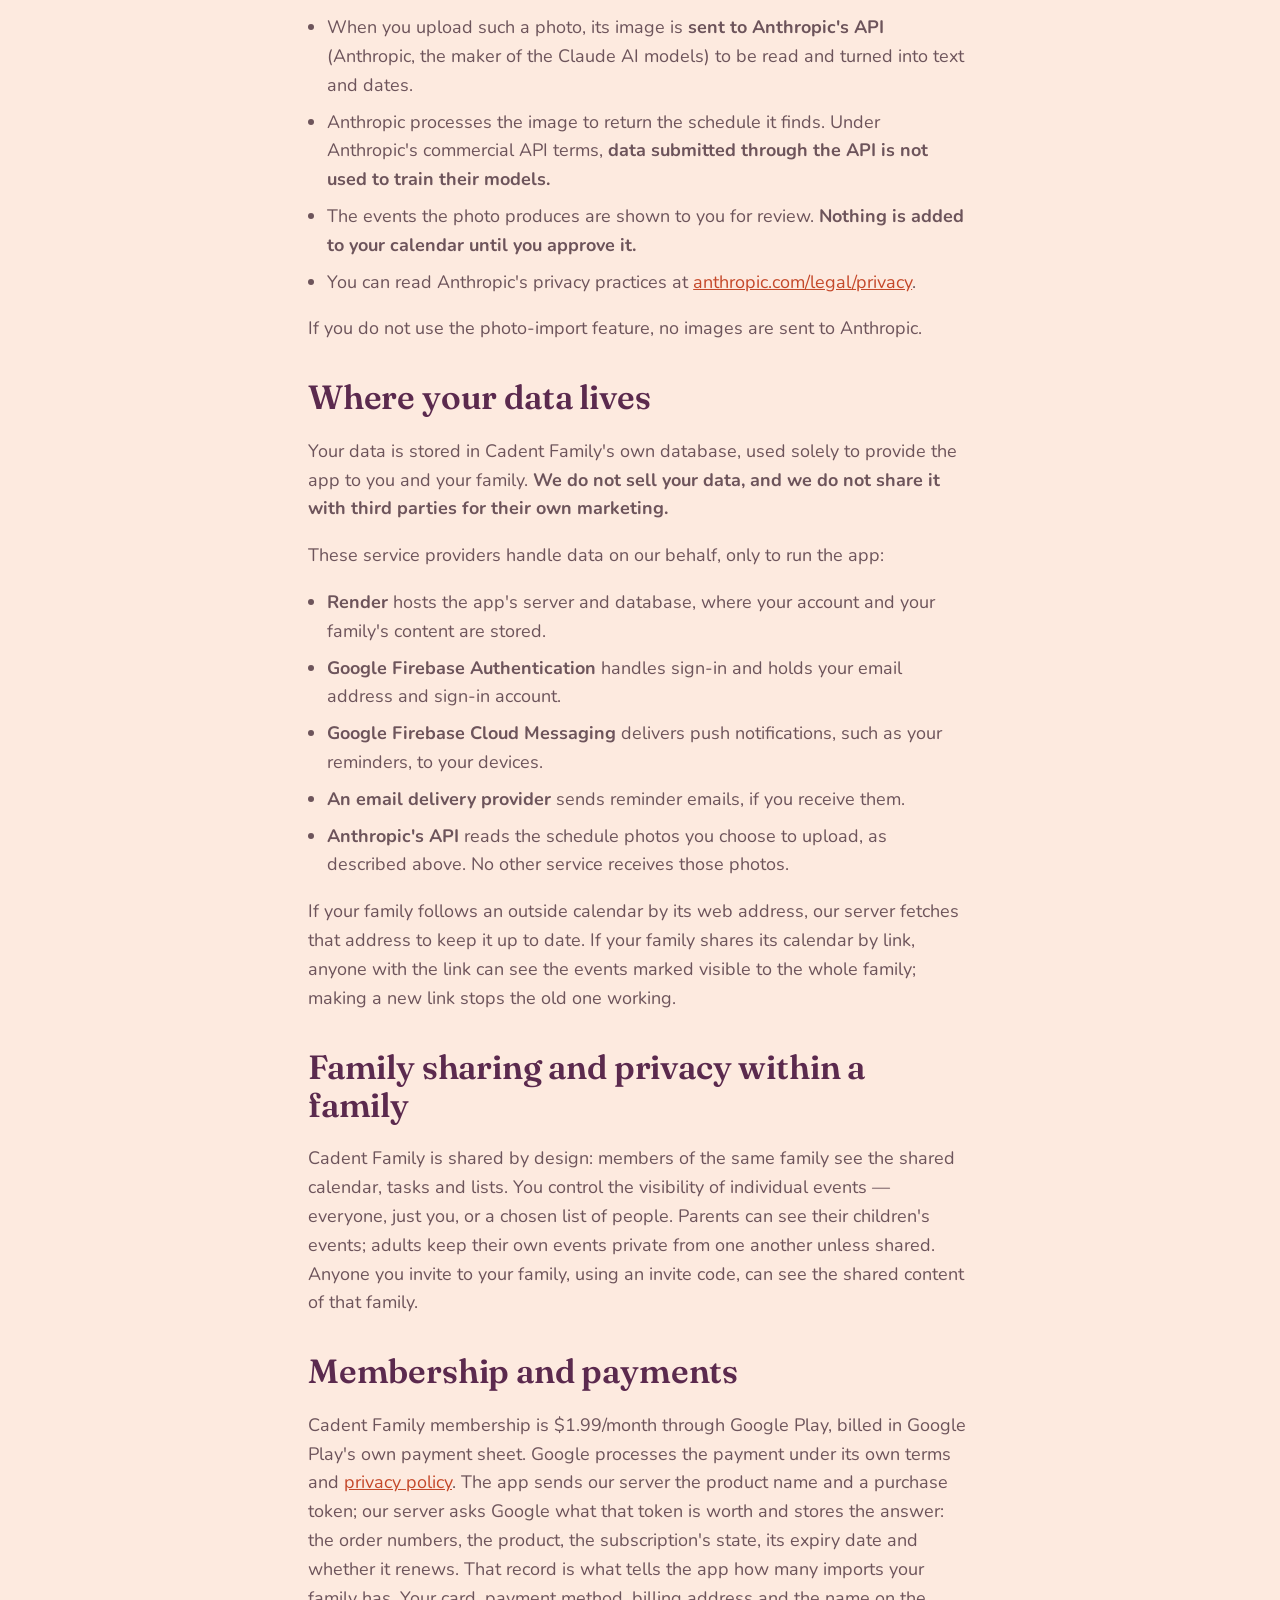
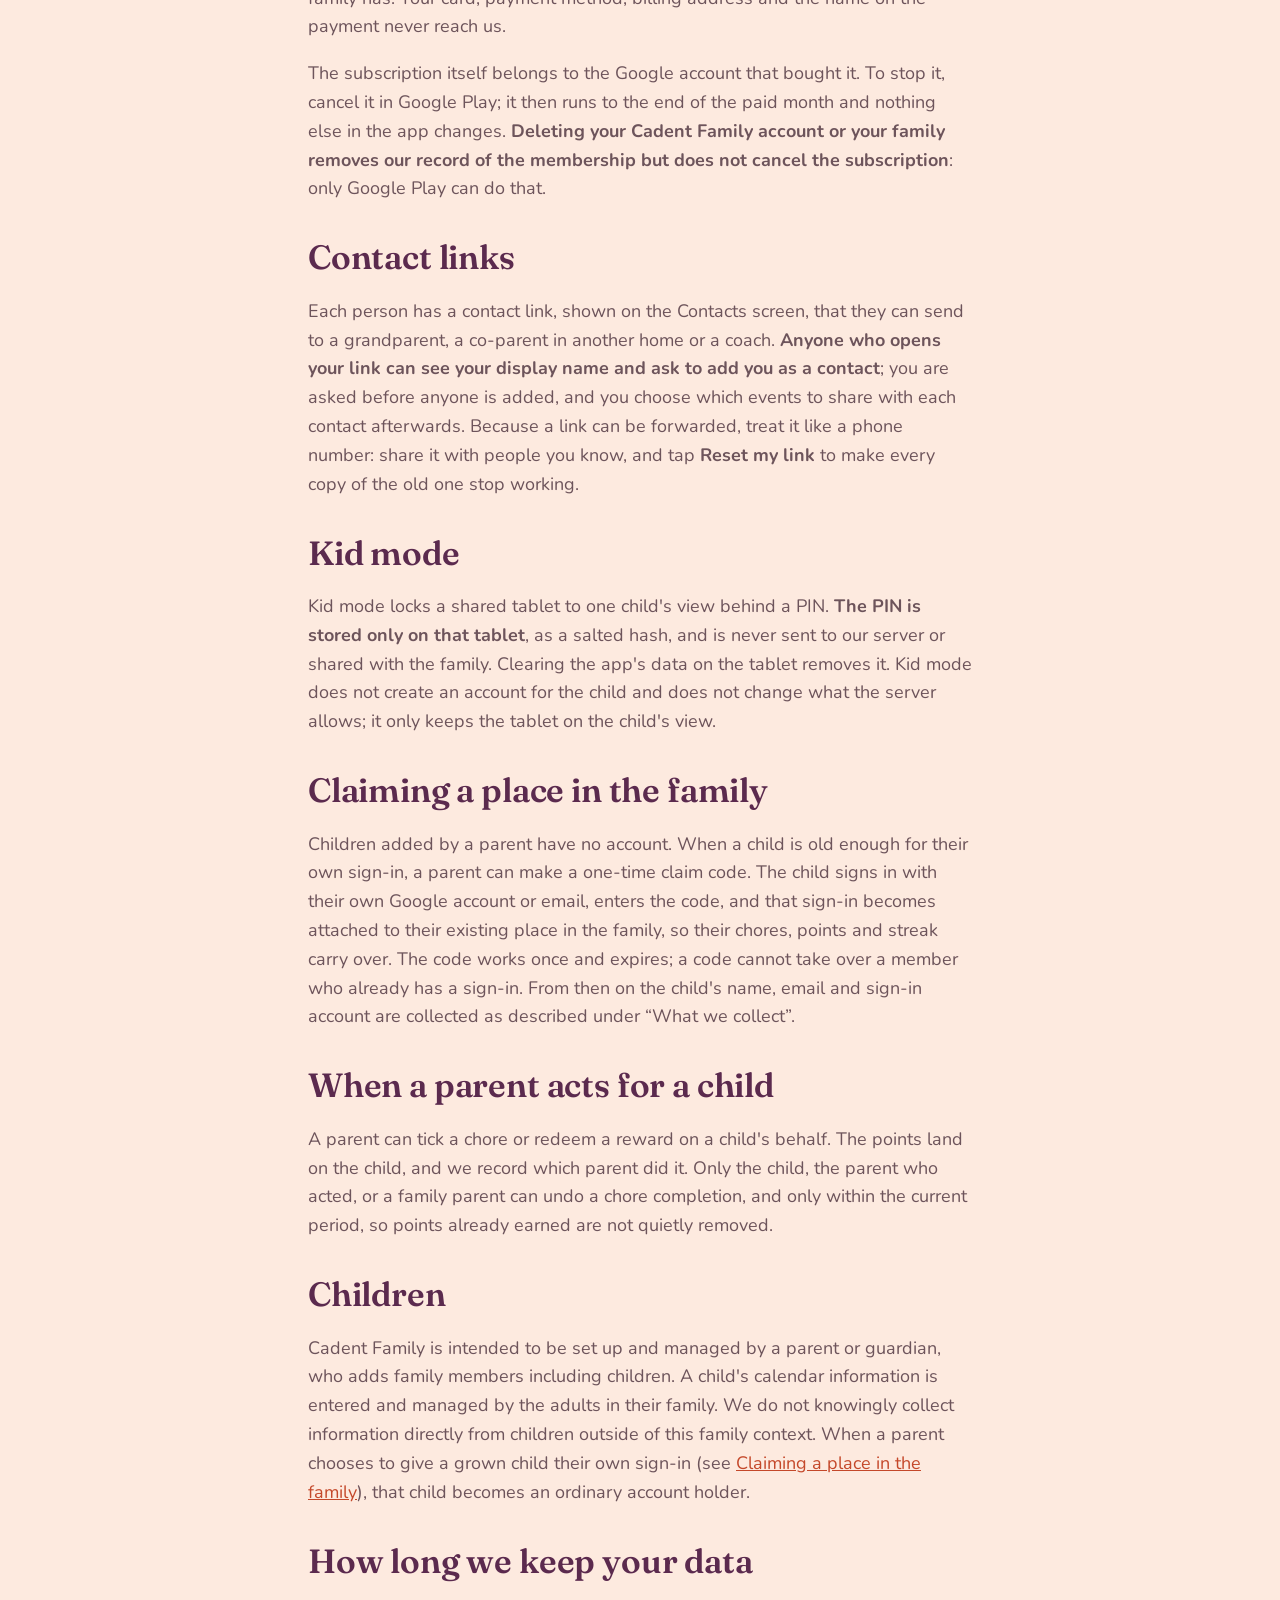
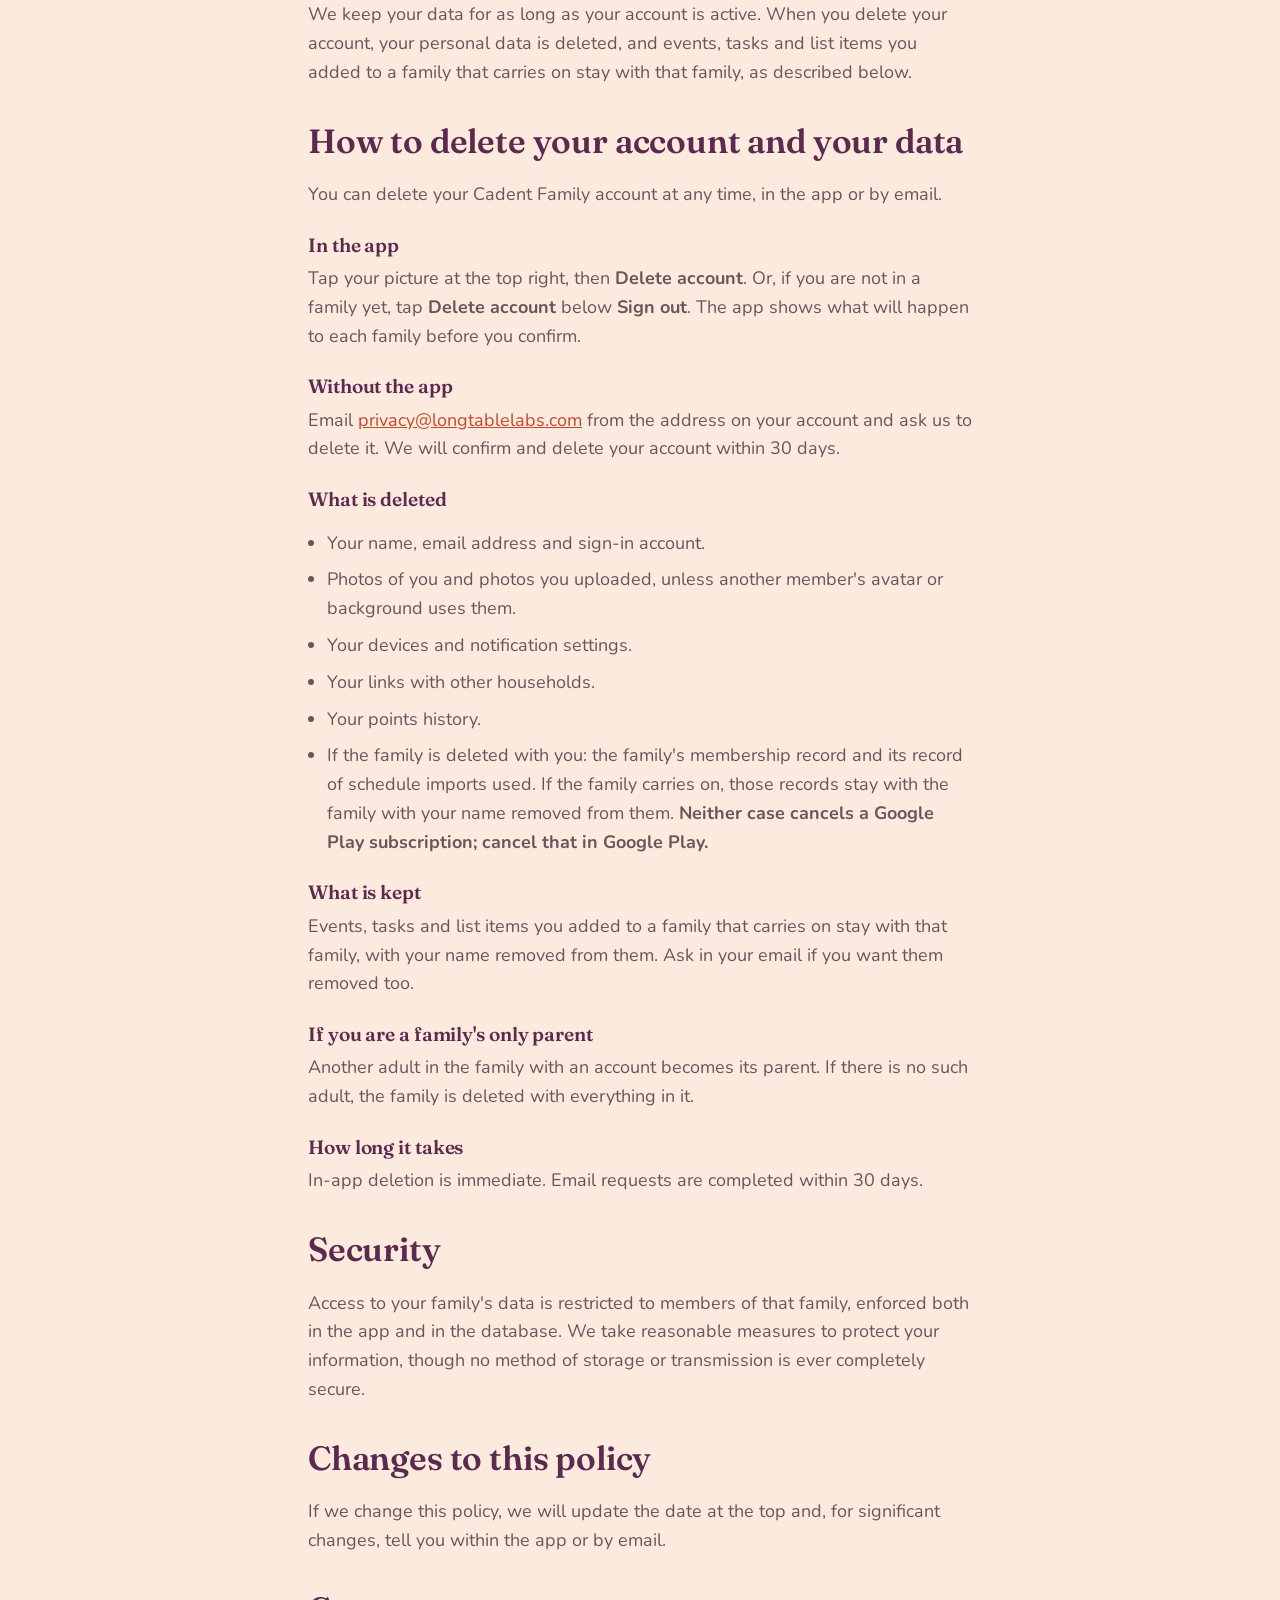
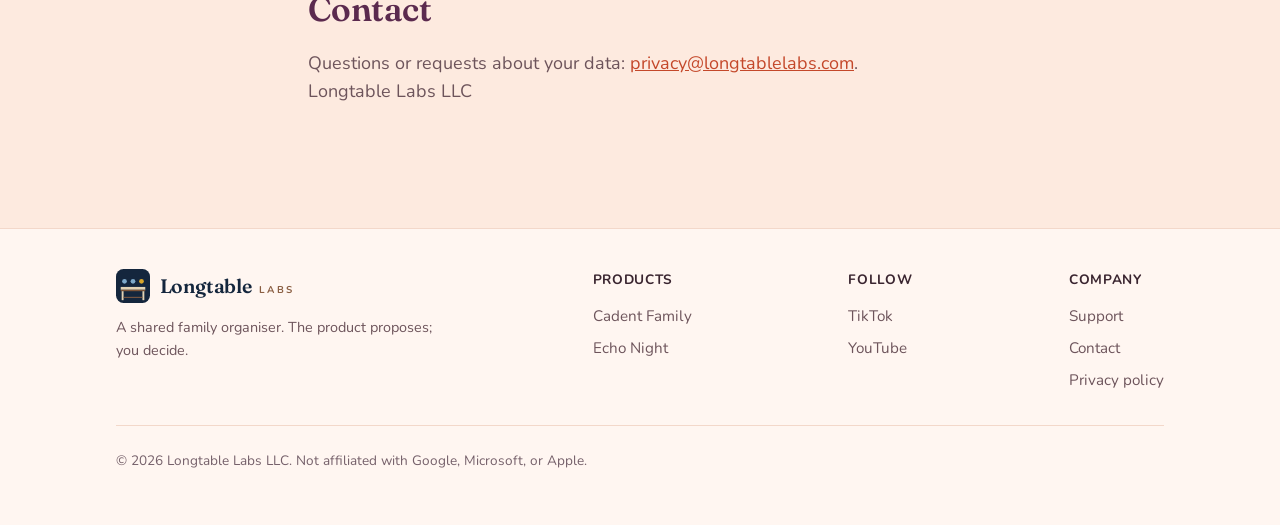
<file: privacy.html>
<!DOCTYPE html>
<html lang="en">
<head>
  <meta charset="utf-8">
  <meta name="viewport" content="width=device-width, initial-scale=1">
  <title>Privacy Policy · Cadent Family · Longtable Labs</title>
  <meta name="description" content="How Cadent Family handles your data: what is stored, how schedule photos are read, and how to delete your account.">
  <link rel="preload" href="assets/fonts/fraunces-latin.woff2" as="font" type="font/woff2" crossorigin>
  <link rel="preload" href="assets/fonts/nunito-latin.woff2" as="font" type="font/woff2" crossorigin>
  <link rel="stylesheet" href="styles.css">
  <link rel="canonical" href="https://longtablelabs.com/privacy.html">
  <meta property="og:type" content="website">
  <meta property="og:site_name" content="Longtable Labs">
  <meta property="og:title" content="Privacy Policy · Cadent Family · Longtable Labs">
  <meta property="og:description" content="How Cadent Family handles your data: what is stored, how schedule photos are read, and how to delete your account.">
  <meta property="og:url" content="https://longtablelabs.com/privacy.html">
  <meta property="og:image" content="https://longtablelabs.com/assets/og-longtable.png">
  <meta property="og:image:width" content="1200">
  <meta property="og:image:height" content="630">
  <meta property="og:image:alt" content="Longtable Labs: a long table with five seats, and the words Calm, honest software for family life.">
  <meta name="twitter:card" content="summary_large_image">
  <meta name="twitter:title" content="Privacy Policy · Cadent Family · Longtable Labs">
  <meta name="twitter:description" content="How Cadent Family handles your data: what is stored, how schedule photos are read, and how to delete your account.">
  <meta name="twitter:image" content="https://longtablelabs.com/assets/og-longtable.png">
  <link rel="icon" href="assets/longtable-icon.svg" type="image/svg+xml">
  <link rel="icon" href="assets/icon-192.png" type="image/png" sizes="192x192">
  <link rel="apple-touch-icon" href="assets/apple-touch-icon.png">
  <meta name="theme-color" content="#14263d">
</head>
<body>
  <a class="skip" href="#main">Skip to content</a>

  <header class="site-header">
    <div class="wrap">
      <a class="brand" href="index.html">
        <img class="mark" src="assets/longtable-icon.svg" alt="" aria-hidden="true">
        <span class="lt-word"><span class="lt-name">Longtable</span><span class="lt-labs">Labs</span></span>
      </a>
      <nav class="main" aria-label="Primary">
        <a href="index.html#products">Products</a>
        <a href="support.html">Support</a>
        <a href="contact.html">Contact</a>
        <a href="privacy.html">Privacy</a>
      </nav>
    </div>
  </header>

  <main id="main">
    <div class="page-header">
      <div class="wrap prose">
        <h1>Privacy Policy</h1>
        <p class="sub">Cadent Family, a product of Longtable Labs LLC</p>
        <p class="meta">Last updated: October 23, 2026</p>
      </div>
    </div>

    <section style="padding-top:0">
      <div class="wrap prose">

        <!-- OWNER NOTES (invisible to visitors):
             DECIDED 2026-08-07, updated 2026-09-12:
               - Entity: Longtable Labs LLC (legal name). Plain brand mentions stay "Longtable Labs".
               - No postal address published for now — email-only contact. Add a mailing
                 address here if a store/region requires one at submission time.
               - Deletion section matches migration 030 and the in-app Delete account screen
                 (app 1.0.0 (2)). This page is Play's "Delete account URL"; do not soften or
                 broaden those claims without checking the app code.
               - Service providers named: Render, Firebase Authentication, Firebase Cloud
                 Messaging, an email delivery provider (reminder emails), Anthropic.
             Revised 2026-10-21: adds the Play membership (migration 032), contact links
               (023/033, link.longtablelabs.com Worker), kid mode PIN (device-local,
               lib/state/kid_mode.dart), member claims (036) and act-as (035) from app
               1.0.9. Data safety form gains "Purchase history" the same day. Wording
               approved by Grant via Fleet Commander, 2026-10-21.
             Revised 2026-10-23: membership sentence in the owner's own words,
               approved by DATA.
             STILL OPEN:
               - Confirm the Anthropic links and their current commercial-terms wording.
               - Postal address only if a store or region requires it.
             Have a lawyer review if you are unsure — this governs other people's data,
             including children's. -->

        <p>
          This policy explains what information Cadent Family collects, how it is used, and
          the choices you have. Longtable Labs LLC (&ldquo;we&rdquo;, &ldquo;us&rdquo;) makes
          Cadent Family. If anything here is unclear, contact us at
          <a href="mailto:privacy@longtablelabs.com">privacy@longtablelabs.com</a>.
        </p>
        <p>
          To delete your account, see
          <a href="#how-to-delete-your-account-and-your-data">how to delete your account and your data</a>.
        </p>

        <h2>What we collect</h2>
        <p>We collect only what the app needs to work as a shared family organiser:</p>
        <table>
          <thead>
            <tr><th>What</th><th>Why</th></tr>
          </thead>
          <tbody>
            <tr><td>Your name and email address</td><td>To create your account, identify you within your family, and sign you in.</td></tr>
            <tr><td>Calendar events, tasks, chores, and shopping items you create</td><td>These are the content of the app — the shared organiser itself.</td></tr>
            <tr><td>Photos of schedules you choose to upload</td><td>So they can be read and turned into suggested calendar events (see below).</td></tr>
            <tr><td>Profile photos and avatars you choose to add</td><td>To personalise how family members appear in the app.</td></tr>
            <tr><td>Notification settings and device push tokens</td><td>To send the reminders you ask for, and to respect your quiet hours.</td></tr>
            <tr><td>Chores you complete, the points they earn, and rewards you ask for</td><td>To keep each member's points balance, and so a parent can approve rewards.</td></tr>
            <tr><td>Your family's membership record from Google Play: a Google purchase token, the order numbers, the product, the subscription's state (active, in grace, cancelled or expired), its expiry date and whether it renews</td><td>To know how many schedule imports your family has each month. <strong>What we hold is that record and nothing more: the purchase happens in Google Play's own payment sheet, and the app sends us only the product name and the purchase token. No card, payment method, billing address or payer name reaches our server or the app.</strong></td></tr>
            <tr><td>Links with people in other households, and the events shared across them</td><td>So you can see the events someone in another household chooses to share with you, and share yours with them.</td></tr>
          </tbody>
        </table>
        <p>
          We do <strong>not</strong> collect your contacts, your location, your browsing
          history, or advertising identifiers. We do not use analytics or advertising
          trackers.
        </p>

        <h2 id="how-schedule-photos-are-read">How schedule photos are read</h2>
        <p>
          The distinguishing feature of Cadent Family is that you can photograph a paper
          schedule — a school newsletter, a sports card — and the app reads it into suggested
          calendar events for you to review.
        </p>
        <ul>
          <li>
            When you upload such a photo, its image is <strong>sent to Anthropic's API</strong>
            (Anthropic, the maker of the Claude AI models) to be read and turned into text and
            dates.
          </li>
          <li>
            Anthropic processes the image to return the schedule it finds. Under Anthropic's
            commercial API terms, <strong>data submitted through the API is not used to train
            their models.</strong>
          </li>
          <li>
            The events the photo produces are shown to you for review. <strong>Nothing is added
            to your calendar until you approve it.</strong>
          </li>
          <li>
            You can read Anthropic's privacy practices at
            <a href="https://www.anthropic.com/legal/privacy" rel="noopener">anthropic.com/legal/privacy</a>.
            <!-- REVIEW: confirm this link and Anthropic's current commercial-terms language before publishing. -->
          </li>
        </ul>
        <p>
          If you do not use the photo-import feature, no images are sent to Anthropic.
        </p>

        <h2>Where your data lives</h2>
        <p>
          Your data is stored in Cadent Family's own database, used solely to provide the app
          to you and your family. <strong>We do not sell your data, and we do not share it with
          third parties for their own marketing.</strong>
        </p>
        <p>These service providers handle data on our behalf, only to run the app:</p>
        <ul>
          <li><strong>Render</strong> hosts the app's server and database, where your account and
            your family's content are stored.</li>
          <li><strong>Google Firebase Authentication</strong> handles sign-in and holds your email
            address and sign-in account.</li>
          <li><strong>Google Firebase Cloud Messaging</strong> delivers push notifications, such as
            your reminders, to your devices.</li>
          <li><strong>An email delivery provider</strong> sends reminder emails, if you receive
            them.</li>
          <li><strong>Anthropic's API</strong> reads the schedule photos you choose to upload, as
            described above. No other service receives those photos.</li>
        </ul>
        <p>
          If your family follows an outside calendar by its web address, our server fetches that
          address to keep it up to date. If your family shares its calendar by link, anyone with
          the link can see the events marked visible to the whole family; making a new link stops
          the old one working.
        </p>

        <h2>Family sharing and privacy within a family</h2>
        <p>
          Cadent Family is shared by design: members of the same family see the shared calendar,
          tasks and lists. You control the visibility of individual events — everyone, just
          you, or a chosen list of people. Parents can see their children's events; adults keep
          their own events private from one another unless shared. Anyone you invite to your
          family, using an invite code, can see the shared content of that family.
        </p>

        <h2 id="membership-and-payments">Membership and payments</h2>
        <p>
          Cadent Family membership is $1.99/month through Google Play, billed in Google Play's
          own payment sheet. Google processes the payment under its own terms and
          <a href="https://policies.google.com/privacy" rel="noopener">privacy policy</a>. The
          app sends our server the product name and a purchase token; our server asks Google
          what that token is worth and stores the answer: the order numbers, the product, the
          subscription's state, its expiry date and whether it renews. That record is what tells
          the app how many imports your family has. Your card, payment method, billing address
          and the name on the payment never reach us.
        </p>
        <p>
          The subscription itself belongs to the Google account that bought it. To stop it,
          cancel it in Google Play; it then runs to the end of the paid month and nothing else in
          the app changes. <strong>Deleting your Cadent Family account or your family removes our
          record of the membership but does not cancel the subscription</strong>: only Google
          Play can do that.
        </p>

        <h2 id="contact-links">Contact links</h2>
        <p>
          Each person has a contact link, shown on the Contacts screen, that they can send to a
          grandparent, a co-parent in another home or a coach. <strong>Anyone who opens your link
          can see your display name and ask to add you as a contact</strong>; you are asked
          before anyone is added, and you choose which events to share with each contact
          afterwards. Because a link can be forwarded, treat it like a phone number: share it
          with people you know, and tap <strong>Reset my link</strong> to make every copy of the
          old one stop working.
        </p>

        <h2 id="kid-mode">Kid mode</h2>
        <p>
          Kid mode locks a shared tablet to one child's view behind a PIN. <strong>The PIN is
          stored only on that tablet</strong>, as a salted hash, and is never sent to our server
          or shared with the family. Clearing the app's data on the tablet removes it. Kid mode
          does not create an account for the child and does not change what the server allows;
          it only keeps the tablet on the child's view.
        </p>

        <h2 id="claiming-a-place-in-the-family">Claiming a place in the family</h2>
        <p>
          Children added by a parent have no account. When a child is old enough for their own
          sign-in, a parent can make a one-time claim code. The child signs in with their own
          Google account or email, enters the code, and that sign-in becomes attached to their
          existing place in the family, so their chores, points and streak carry over. The code
          works once and expires; a code cannot take over a member who already has a sign-in.
          From then on the child's name, email and sign-in account are collected as described
          under &ldquo;What we collect&rdquo;.
        </p>

        <h2 id="when-a-parent-acts-for-a-child">When a parent acts for a child</h2>
        <p>
          A parent can tick a chore or redeem a reward on a child's behalf. The points land on
          the child, and we record which parent did it. Only the child, the parent who acted, or
          a family parent can undo a chore completion, and only within the current period, so
          points already earned are not quietly removed.
        </p>

        <h2>Children</h2>
        <p>
          Cadent Family is intended to be set up and managed by a parent or guardian, who adds
          family members including children. A child's calendar information is entered and
          managed by the adults in their family. We do not knowingly collect information
          directly from children outside of this family context. When a parent chooses to give
          a grown child their own sign-in (see
          <a href="#claiming-a-place-in-the-family">Claiming a place in the family</a>), that
          child becomes an ordinary account holder.
          <!-- REVIEW: if you intend to allow children to hold their own login, you will likely
               need COPPA (US) / age-of-consent handling. Confirm your intended model here. -->
        </p>

        <h2>How long we keep your data</h2>
        <p>
          We keep your data for as long as your account is active. When you delete your account,
          your personal data is deleted, and events, tasks and list items you added to a family
          that carries on stay with that family, as described below.
        </p>

        <h2 id="how-to-delete-your-account-and-your-data">How to delete your account and your data</h2>
        <p>You can delete your Cadent Family account at any time, in the app or by email.</p>

        <h3>In the app</h3>
        <p>
          Tap your picture at the top right, then <strong>Delete account</strong>. Or, if you are
          not in a family yet, tap <strong>Delete account</strong> below <strong>Sign out</strong>.
          The app shows what will happen to each family before you confirm.
        </p>

        <h3>Without the app</h3>
        <p>
          Email <a href="mailto:privacy@longtablelabs.com">privacy@longtablelabs.com</a> from the
          address on your account and ask us to delete it. We will confirm and delete your account
          within 30 days.
        </p>

        <h3>What is deleted</h3>
        <ul>
          <li>Your name, email address and sign-in account.</li>
          <li>Photos of you and photos you uploaded, unless another member's avatar or background
            uses them.</li>
          <li>Your devices and notification settings.</li>
          <li>Your links with other households.</li>
          <li>Your points history.</li>
          <li>If the family is deleted with you: the family's membership record and its record of
            schedule imports used. If the family carries on, those records stay with the family
            with your name removed from them. <strong>Neither case cancels a Google Play
            subscription; cancel that in Google Play.</strong></li>
        </ul>

        <h3>What is kept</h3>
        <p>
          Events, tasks and list items you added to a family that carries on stay with that family,
          with your name removed from them. Ask in your email if you want them removed too.
        </p>

        <h3>If you are a family's only parent</h3>
        <p>
          Another adult in the family with an account becomes its parent. If there is no such
          adult, the family is deleted with everything in it.
        </p>

        <h3>How long it takes</h3>
        <p>
          In-app deletion is immediate. Email requests are completed within 30 days.
        </p>

        <h2>Security</h2>
        <p>
          Access to your family's data is restricted to members of that family, enforced both in
          the app and in the database. We take reasonable measures to protect your information,
          though no method of storage or transmission is ever completely secure.
        </p>

        <h2>Changes to this policy</h2>
        <p>
          If we change this policy, we will update the date at the top and, for significant
          changes, tell you within the app or by email.
        </p>

        <h2>Contact</h2>
        <p>
          Questions or requests about your data:
          <a href="mailto:privacy@longtablelabs.com">privacy@longtablelabs.com</a>.<br>
          Longtable Labs LLC<!-- REVIEW: add postal address and jurisdiction if required for your stores/region. -->
        </p>

      </div>
    </section>
  </main>

  <footer class="site-footer">
    <div class="wrap footer-grid">
      <div style="max-width:20rem">
        <a class="brand" href="index.html" style="margin-bottom:.8rem">
          <img class="mark" src="assets/longtable-icon.svg" alt="" aria-hidden="true">
          <span class="lt-word"><span class="lt-name">Longtable</span><span class="lt-labs">Labs</span></span>
        </a>
        <p style="font-size:.9rem;margin:0">A shared family organiser. The product proposes; you decide.</p>
      </div>
      <nav aria-label="Products">
        <span class="fh">Products</span>
        <a href="cadent.html">Cadent Family</a>
        <a href="echo-night.html">Echo Night</a>
      </nav>
      <nav aria-label="Follow">
        <span class="fh">Follow</span>
        <a href="https://www.tiktok.com/@longtable.labs.llc" rel="noopener">TikTok</a>
        <a href="https://www.youtube.com/@longtablelabs" rel="noopener">YouTube</a>
      </nav>
      <nav aria-label="Company">
        <span class="fh">Company</span>
        <a href="support.html">Support</a>
        <a href="contact.html">Contact</a>
        <a href="privacy.html">Privacy policy</a>
      </nav>
    </div>
    <div class="wrap">
      <p class="fineprint">© 2026 Longtable Labs LLC. Not affiliated with Google, Microsoft, or Apple.</p>
    </div>
  </footer>
</body>
</html>
</file>
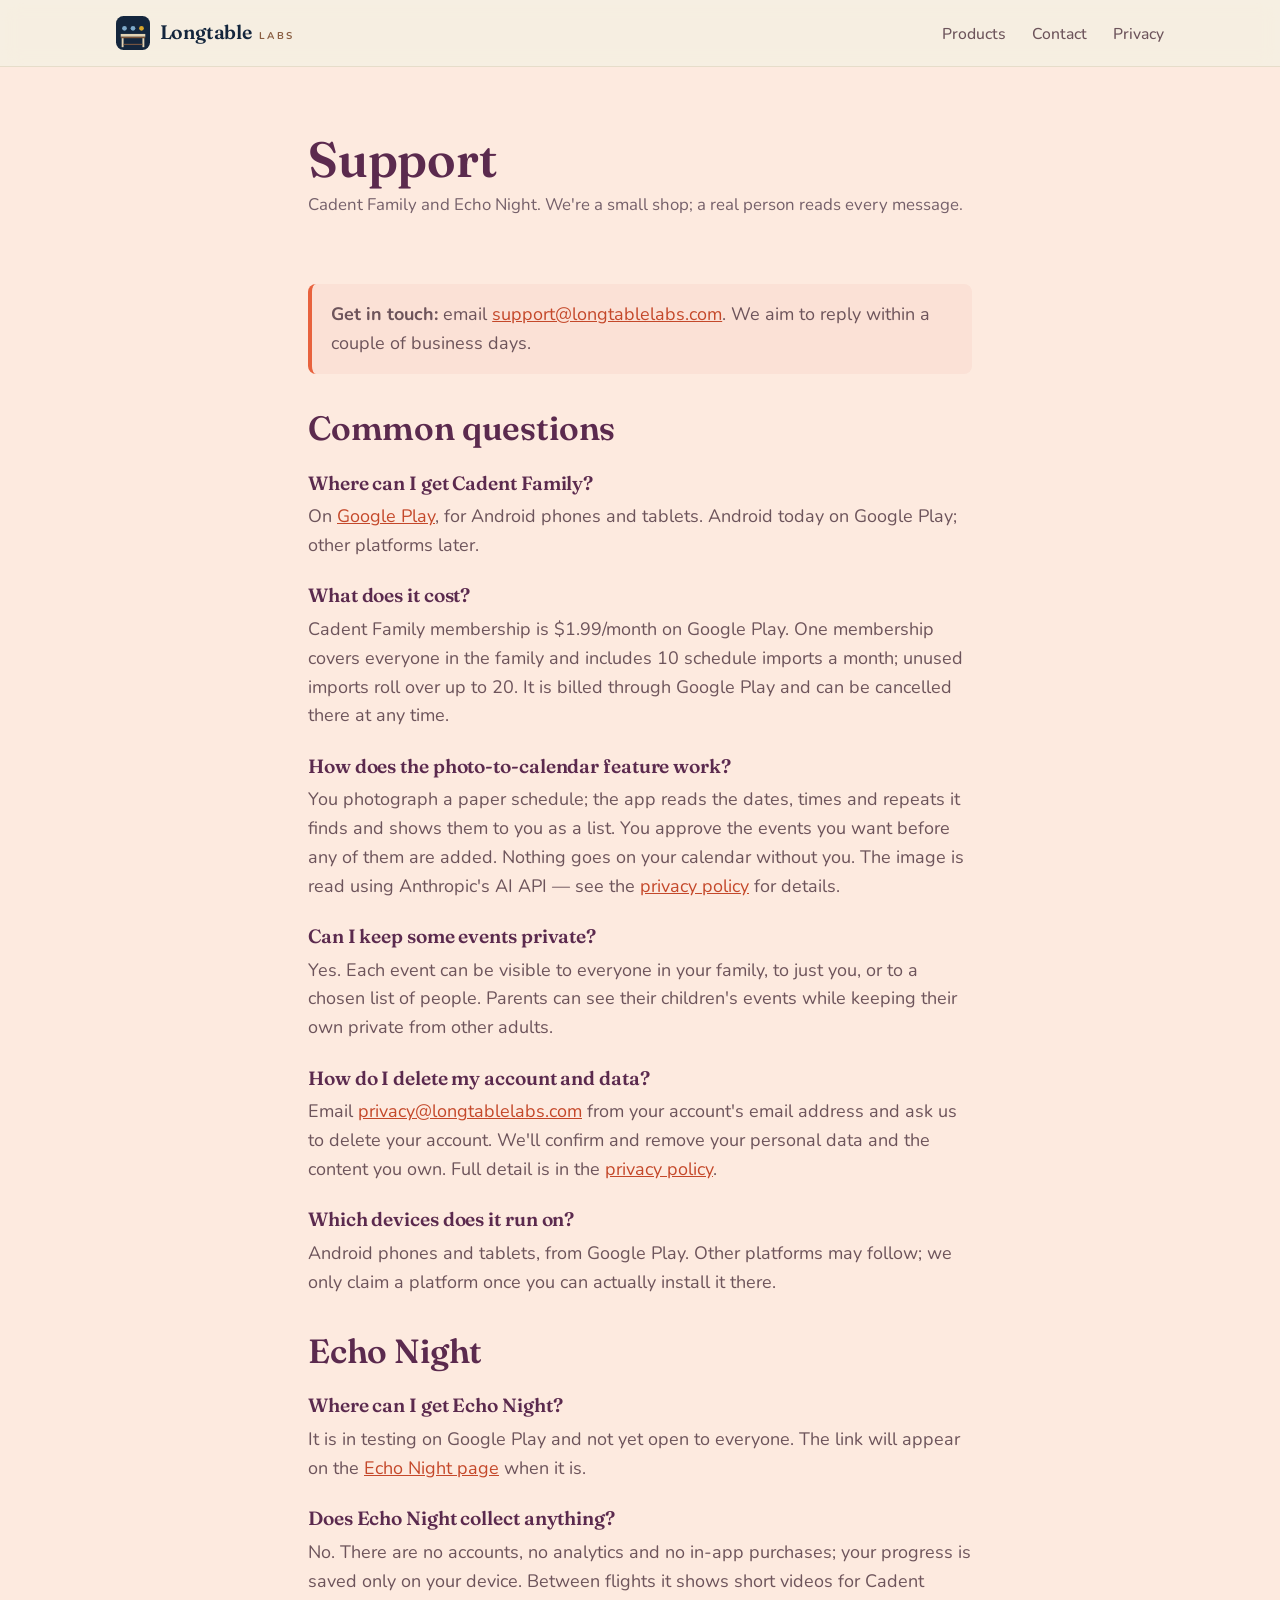
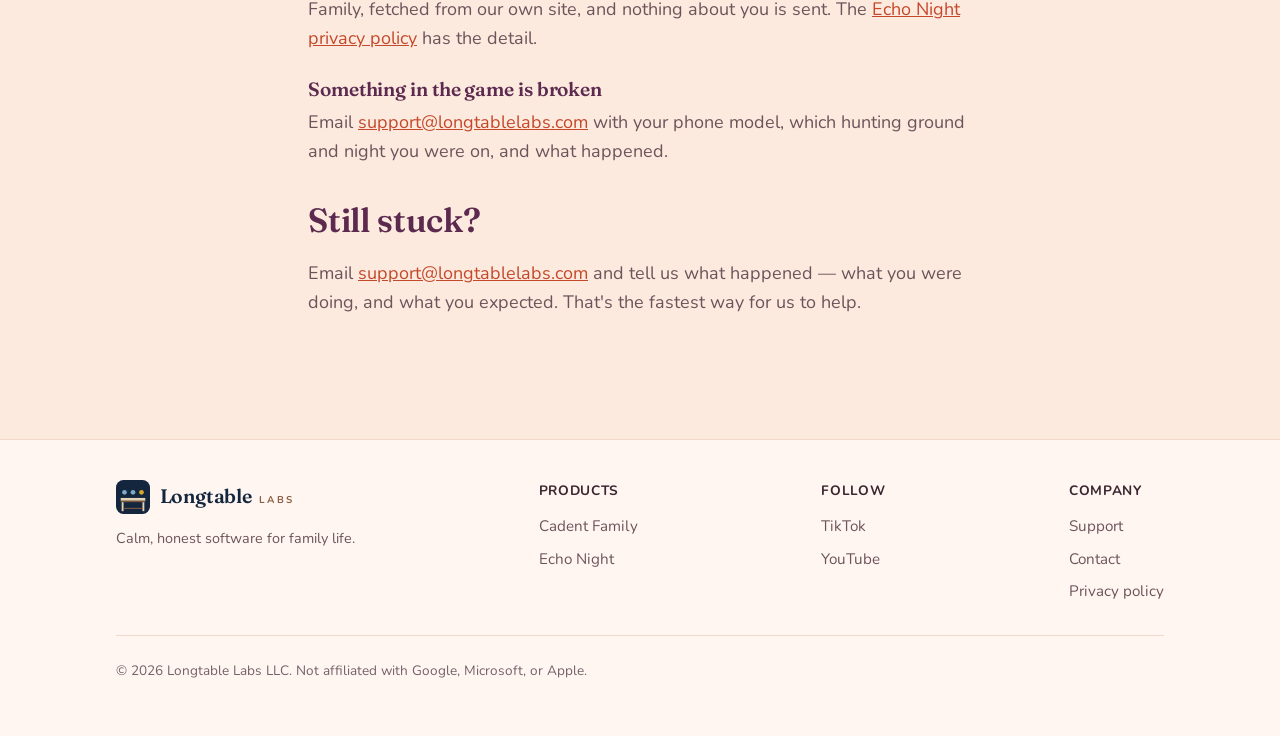
<file: support.html>
<!DOCTYPE html>
<html lang="en">
<head>
  <meta charset="utf-8">
  <meta name="viewport" content="width=device-width, initial-scale=1">
  <title>Support · Longtable Labs</title>
  <meta name="description" content="Help with Cadent Family — how to get in touch, common questions, pricing, and how to delete your account.">
  <link rel="preload" href="assets/fonts/fraunces-latin.woff2" as="font" type="font/woff2" crossorigin>
  <link rel="preload" href="assets/fonts/nunito-latin.woff2" as="font" type="font/woff2" crossorigin>
  <link rel="stylesheet" href="styles.css">
  <link rel="canonical" href="https://longtablelabs.com/support.html">
  <meta property="og:type" content="website">
  <meta property="og:site_name" content="Longtable Labs">
  <meta property="og:title" content="Support · Longtable Labs">
  <meta property="og:description" content="Help with Cadent Family — how to get in touch, common questions, pricing, and how to delete your account.">
  <meta property="og:url" content="https://longtablelabs.com/support.html">
  <meta property="og:image" content="https://longtablelabs.com/assets/og-longtable.png">
  <meta property="og:image:width" content="1200">
  <meta property="og:image:height" content="630">
  <meta property="og:image:alt" content="Longtable Labs: a long table with five seats, and the words Calm, honest software for family life.">
  <meta name="twitter:card" content="summary_large_image">
  <meta name="twitter:title" content="Support · Longtable Labs">
  <meta name="twitter:description" content="Help with Cadent Family — how to get in touch, common questions, pricing, and how to delete your account.">
  <meta name="twitter:image" content="https://longtablelabs.com/assets/og-longtable.png">
  <link rel="icon" href="assets/longtable-icon.svg" type="image/svg+xml">
  <link rel="icon" href="assets/icon-192.png" type="image/png" sizes="192x192">
  <link rel="apple-touch-icon" href="assets/apple-touch-icon.png">
  <meta name="theme-color" content="#14263d">
</head>
<body>
  <a class="skip" href="#main">Skip to content</a>

  <header class="site-header">
    <div class="wrap">
      <a class="brand" href="index.html">
        <img class="mark" src="assets/longtable-icon.svg" alt="" aria-hidden="true">
        <span class="lt-word"><span class="lt-name">Longtable</span><span class="lt-labs">Labs</span></span>
      </a>
      <nav class="main" aria-label="Primary">
        <a href="index.html#products">Products</a>
        <a href="contact.html">Contact</a>
        <a href="privacy.html">Privacy</a>
      </nav>
    </div>
  </header>

  <main id="main">
    <div class="page-header">
      <div class="wrap prose">
        <h1>Support</h1>
        <p class="sub">Cadent Family and Echo Night. We're a small shop; a real person reads every message.</p>
      </div>
    </div>

    <section style="padding-top:0">
      <div class="wrap prose">
        <div class="callout">
          <p><strong>Get in touch:</strong> email
          <a href="mailto:support@longtablelabs.com">support@longtablelabs.com</a>.
          We aim to reply within a couple of business days.</p>
        </div>

        <h2>Common questions</h2>

        <h3>Where can I get Cadent Family?</h3>
        <p>
          On <a href="https://play.google.com/store/apps/details?id=com.longtablelabs.cadent" rel="noopener">Google Play</a>, for Android phones and
          tablets. Android today on Google Play; other platforms later.
        </p>

        <h3>What does it cost?</h3>
        <p>
          Cadent Family membership is $1.99/month on Google Play. One membership covers everyone
          in the family and includes 10 schedule imports a month; unused imports roll over up to 20.
          It is billed through Google Play and can be cancelled there at any time.
        </p>

        <h3>How does the photo-to-calendar feature work?</h3>
        <p>
          You photograph a paper schedule; the app reads the dates, times and repeats it finds and
          shows them to you as a list. You approve the events you want before any of them are added.
          Nothing goes on your calendar without you. The image is read using Anthropic's AI API —
          see the <a href="privacy.html#how-schedule-photos-are-read">privacy policy</a> for details.
        </p>

        <h3>Can I keep some events private?</h3>
        <p>
          Yes. Each event can be visible to everyone in your family, to just you, or to a chosen list
          of people. Parents can see their children's events while keeping their own private from
          other adults.
        </p>

        <h3>How do I delete my account and data?</h3>
        <p>
          Email <a href="mailto:privacy@longtablelabs.com">privacy@longtablelabs.com</a> from your
          account's email address and ask us to delete your account. We'll confirm and remove your
          personal data and the content you own. Full detail is in the
          <a href="privacy.html#how-to-delete-your-account-and-your-data">privacy policy</a>.
        </p>

        <h3>Which devices does it run on?</h3>
        <p>
          Android phones and tablets, from Google Play. Other platforms may follow; we only claim
          a platform once you can actually install it there.
        </p>

        <h2>Echo Night</h2>

        <h3>Where can I get Echo Night?</h3>
        <p>
          It is in testing on Google Play and not yet open to everyone. The link will appear on the
          <a href="echo-night.html">Echo Night page</a> when it is.
        </p>

        <h3>Does Echo Night collect anything?</h3>
        <p>
          No. There are no accounts, no analytics and no in-app purchases; your progress is saved only
          on your device. Between flights it shows short videos for Cadent Family, fetched from our own
          site, and nothing about you is sent. The
          <a href="privacy-echo-night.html">Echo Night privacy policy</a> has the detail.
        </p>

        <h3>Something in the game is broken</h3>
        <p>
          Email <a href="mailto:support@longtablelabs.com">support@longtablelabs.com</a> with your phone
          model, which hunting ground and night you were on, and what happened.
        </p>

        <h2>Still stuck?</h2>
        <p>
          Email <a href="mailto:support@longtablelabs.com">support@longtablelabs.com</a> and tell us
          what happened — what you were doing, and what you expected. That's the fastest way for us to
          help.
        </p>
      </div>
    </section>
  </main>

  <footer class="site-footer">
    <div class="wrap footer-grid">
      <div style="max-width:20rem">
        <a class="brand" href="index.html" style="margin-bottom:.8rem">
          <img class="mark" src="assets/longtable-icon.svg" alt="" aria-hidden="true">
          <span class="lt-word"><span class="lt-name">Longtable</span><span class="lt-labs">Labs</span></span>
        </a>
        <p style="font-size:.9rem;margin:0">Calm, honest software for family life.</p>
      </div>
      <nav aria-label="Products">
        <span class="fh">Products</span>
        <a href="cadent.html">Cadent Family</a>
        <a href="echo-night.html">Echo Night</a>
      </nav>
      <nav aria-label="Follow">
        <span class="fh">Follow</span>
        <a href="https://www.tiktok.com/@longtable.labs.llc" rel="noopener">TikTok</a>
        <a href="https://www.youtube.com/@longtablelabs" rel="noopener">YouTube</a>
      </nav>
      <nav aria-label="Company">
        <span class="fh">Company</span>
        <a href="support.html">Support</a>
        <a href="contact.html">Contact</a>
        <a href="privacy.html">Privacy policy</a>
      </nav>
    </div>
    <div class="wrap">
      <p class="fineprint">© 2026 Longtable Labs LLC. Not affiliated with Google, Microsoft, or Apple.</p>
    </div>
  </footer>
</body>
</html>
</file>
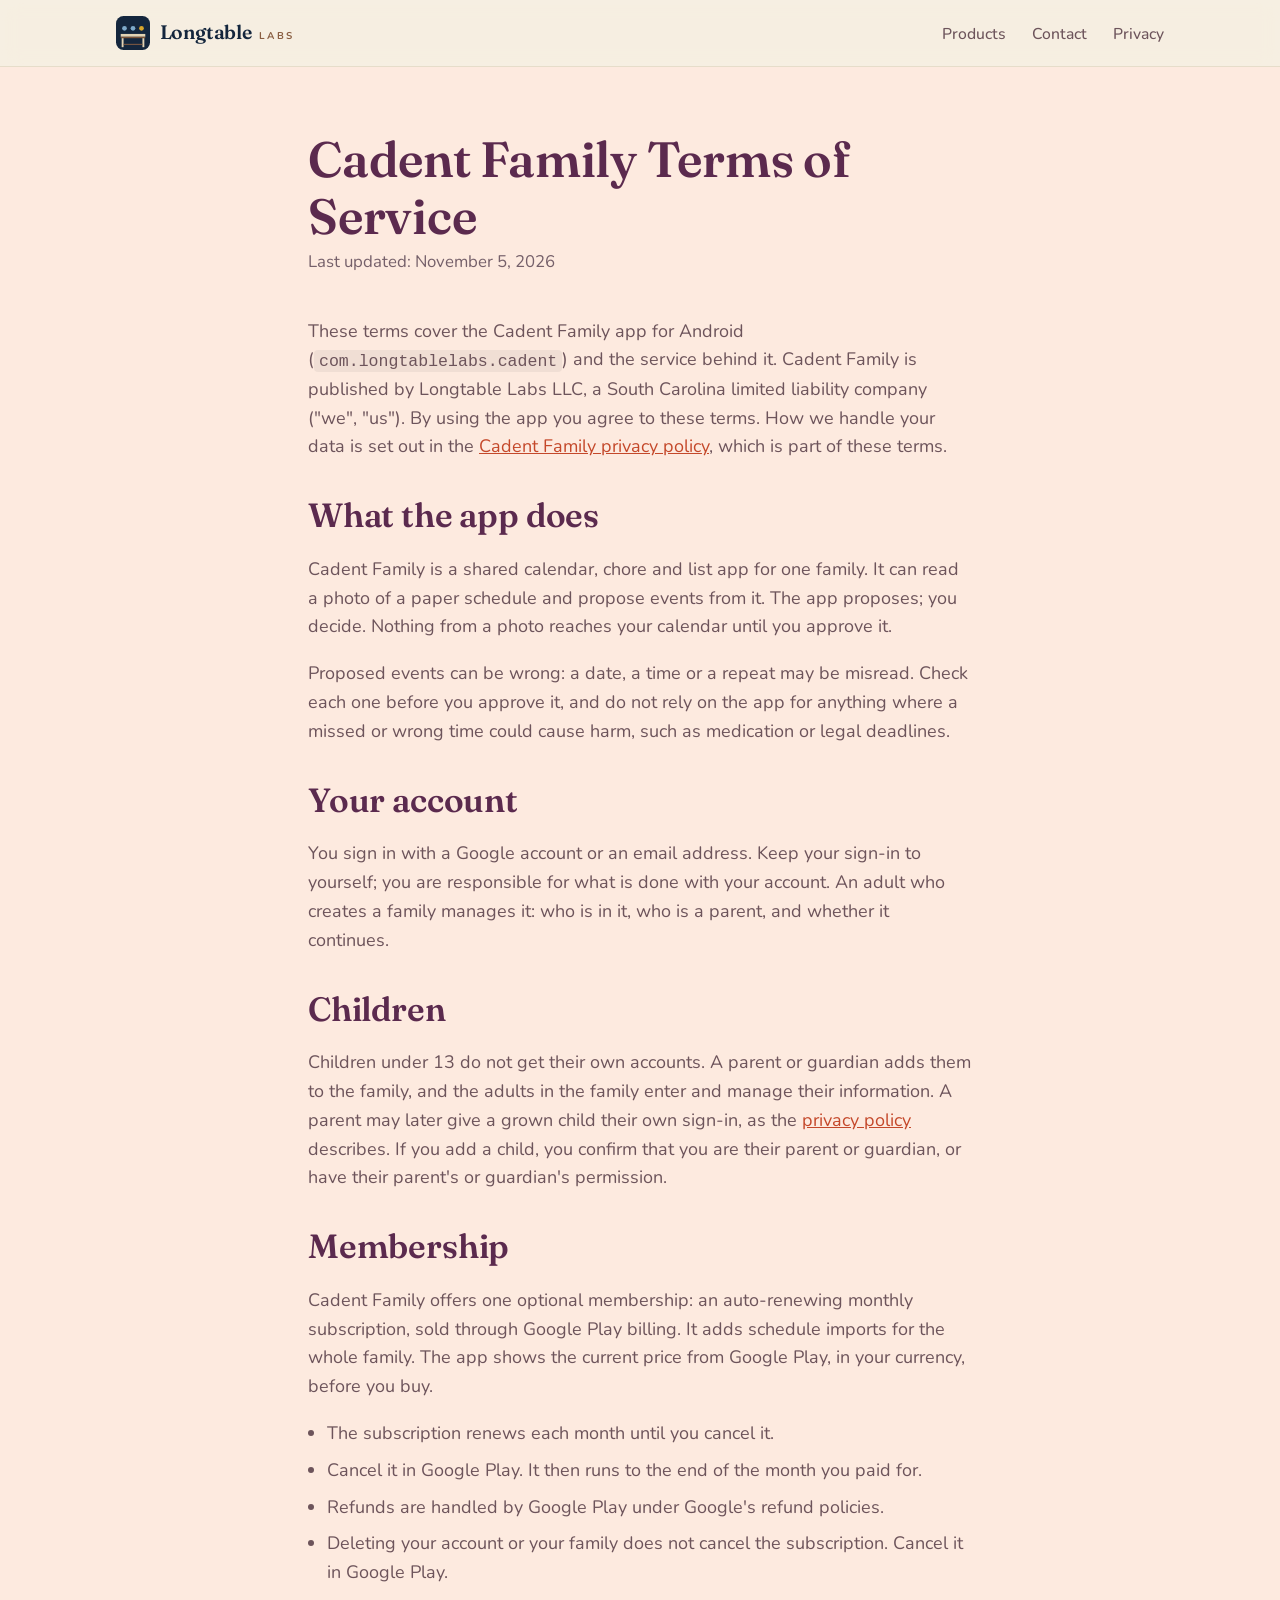
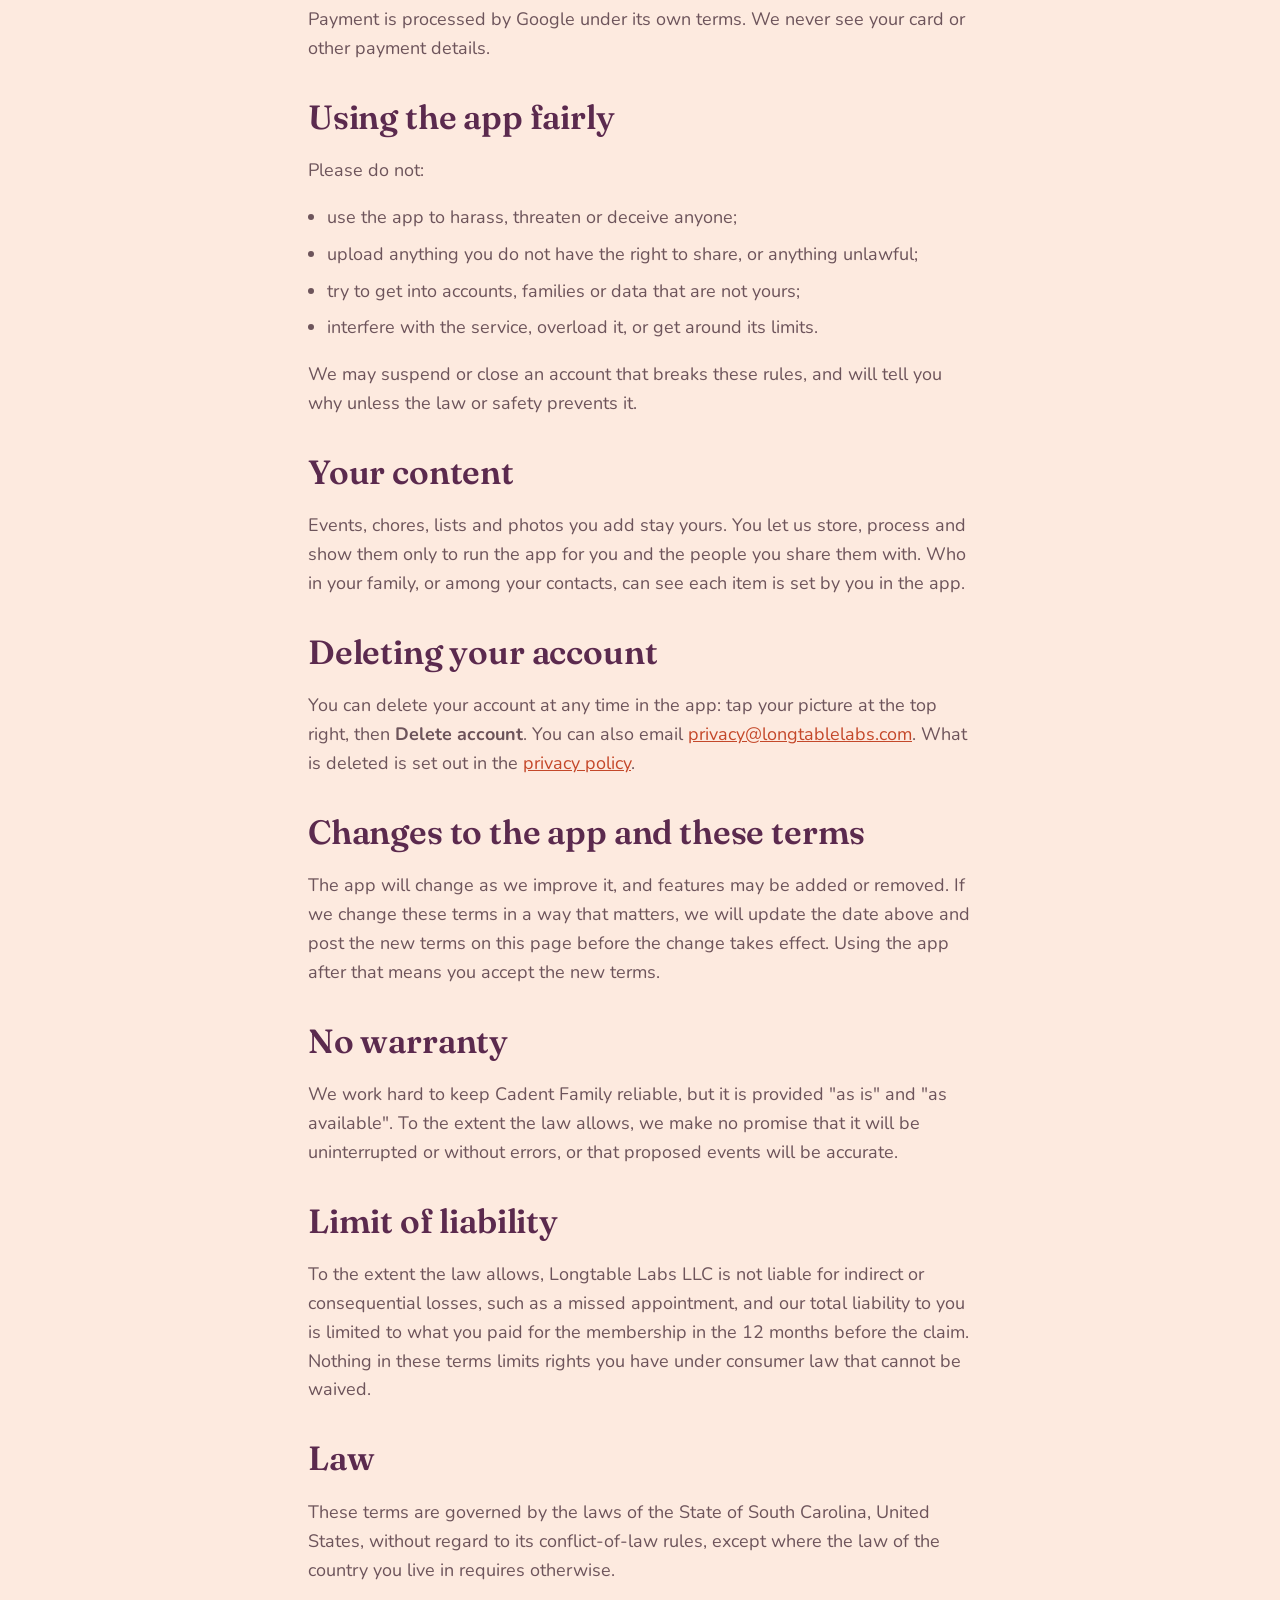
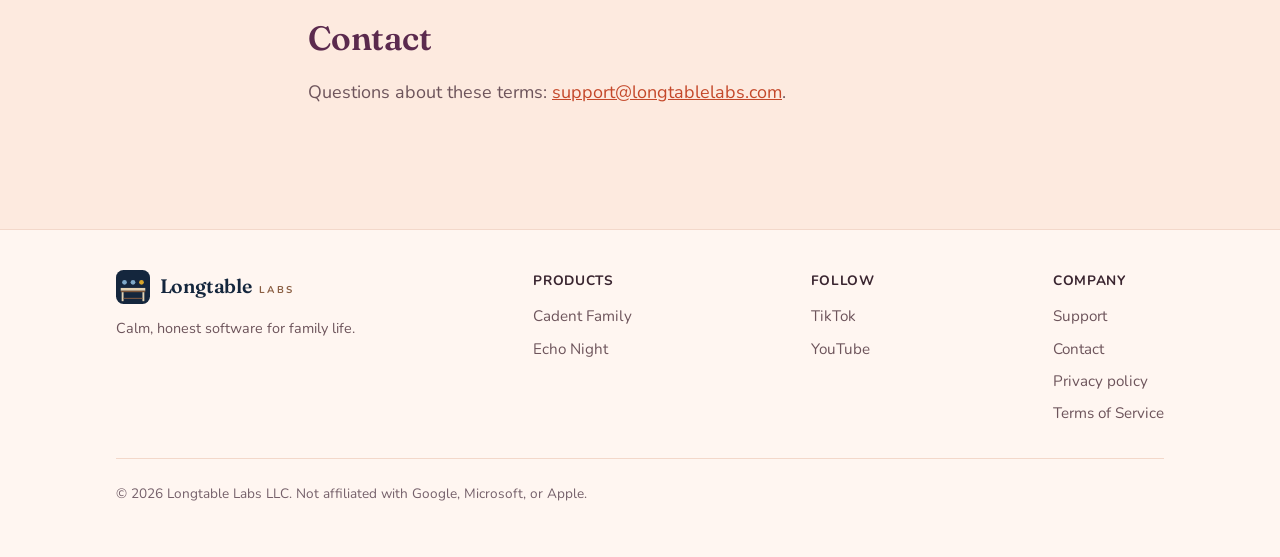
<file: terms.html>
<!DOCTYPE html>
<html lang="en">
<head>
  <meta charset="utf-8">
  <meta name="viewport" content="width=device-width, initial-scale=1">
  <title>Cadent Family Terms of Service · Longtable Labs</title>
  <meta name="description" content="The terms for using Cadent Family, the family calendar app from Longtable Labs LLC.">
  <link rel="preload" href="assets/fonts/fraunces-latin.woff2" as="font" type="font/woff2" crossorigin>
  <link rel="preload" href="assets/fonts/nunito-latin.woff2" as="font" type="font/woff2" crossorigin>
  <link rel="stylesheet" href="styles.css">
  <link rel="canonical" href="https://longtablelabs.com/terms.html">
  <meta property="og:type" content="website">
  <meta property="og:site_name" content="Longtable Labs">
  <meta property="og:title" content="Cadent Family Terms of Service · Longtable Labs">
  <meta property="og:description" content="The terms for using Cadent Family, the family calendar app from Longtable Labs LLC.">
  <meta property="og:url" content="https://longtablelabs.com/terms.html">
  <meta property="og:image" content="https://longtablelabs.com/assets/og-longtable.png">
  <meta property="og:image:width" content="1200">
  <meta property="og:image:height" content="630">
  <meta property="og:image:alt" content="Longtable Labs: a long table with five seats, and the words Calm, honest software for family life.">
  <meta name="twitter:card" content="summary_large_image">
  <meta name="twitter:title" content="Cadent Family Terms of Service · Longtable Labs">
  <meta name="twitter:description" content="The terms for using Cadent Family, the family calendar app from Longtable Labs LLC.">
  <meta name="twitter:image" content="https://longtablelabs.com/assets/og-longtable.png">
  <link rel="icon" href="assets/longtable-icon.svg" type="image/svg+xml">
  <link rel="icon" href="assets/icon-192.png" type="image/png" sizes="192x192">
  <link rel="apple-touch-icon" href="assets/apple-touch-icon.png">
  <meta name="theme-color" content="#14263d">
</head>
<body>
  <a class="skip" href="#main">Skip to content</a>

  <header class="site-header">
    <div class="wrap">
      <a class="brand" href="index.html">
        <img class="mark" src="assets/longtable-icon.svg" alt="" aria-hidden="true">
        <span class="lt-word"><span class="lt-name">Longtable</span><span class="lt-labs">Labs</span></span>
      </a>
      <nav class="main" aria-label="Primary">
        <a href="index.html#products">Products</a>
        <a href="contact.html">Contact</a>
        <a href="privacy.html">Privacy</a>
      </nav>
    </div>
  </header>

  <main id="main">
    <div class="page-header">
      <div class="wrap prose">
        <h1>Cadent Family Terms of Service</h1>
        <p class="sub">Last updated: November 5, 2026</p>
      </div>
    </div>

    <section style="padding-top:0">
      <div class="wrap prose">
        <p>
          These terms cover the Cadent Family app for Android (<code>com.longtablelabs.cadent</code>)
          and the service behind it. Cadent Family is published by Longtable Labs LLC, a South
          Carolina limited liability company ("we", "us"). By using the app you agree to these
          terms. How we handle your data is set out in the
          <a href="privacy.html">Cadent Family privacy policy</a>, which is part of these terms.
        </p>

        <h2>What the app does</h2>
        <p>
          Cadent Family is a shared calendar, chore and list app for one family. It can read a
          photo of a paper schedule and propose events from it. The app proposes; you decide.
          Nothing from a photo reaches your calendar until you approve it.
        </p>
        <p>
          Proposed events can be wrong: a date, a time or a repeat may be misread. Check each one
          before you approve it, and do not rely on the app for anything where a missed or wrong
          time could cause harm, such as medication or legal deadlines.
        </p>

        <h2>Your account</h2>
        <p>
          You sign in with a Google account or an email address. Keep your sign-in to yourself;
          you are responsible for what is done with your account. An adult who creates a family
          manages it: who is in it, who is a parent, and whether it continues.
        </p>

        <h2>Children</h2>
        <p>
          Children under 13 do not get their own accounts. A parent or guardian adds them to the
          family, and the adults in the family enter and manage their information. A parent may
          later give a grown child their own sign-in, as the
          <a href="privacy.html#claiming-a-place-in-the-family">privacy policy</a> describes.
          If you add a child, you confirm that you are their parent or guardian, or have their
          parent's or guardian's permission.
        </p>

        <h2>Membership</h2>
        <p>
          Cadent Family offers one optional membership: an auto-renewing monthly subscription,
          sold through Google Play billing. It adds schedule imports for the whole family. The
          app shows the current price from Google Play, in your currency, before you buy.
        </p>
        <ul>
          <li>The subscription renews each month until you cancel it.</li>
          <li>Cancel it in Google Play. It then runs to the end of the month you paid for.</li>
          <li>Refunds are handled by Google Play under Google's refund policies.</li>
          <li>Deleting your account or your family does not cancel the subscription. Cancel it
            in Google Play.</li>
        </ul>
        <p>
          Payment is processed by Google under its own terms. We never see your card or other
          payment details.
        </p>

        <h2>Using the app fairly</h2>
        <p>Please do not:</p>
        <ul>
          <li>use the app to harass, threaten or deceive anyone;</li>
          <li>upload anything you do not have the right to share, or anything unlawful;</li>
          <li>try to get into accounts, families or data that are not yours;</li>
          <li>interfere with the service, overload it, or get around its limits.</li>
        </ul>
        <p>
          We may suspend or close an account that breaks these rules, and will tell you why
          unless the law or safety prevents it.
        </p>

        <h2>Your content</h2>
        <p>
          Events, chores, lists and photos you add stay yours. You let us store, process and show
          them only to run the app for you and the people you share them with. Who in your family,
          or among your contacts, can see each item is set by you in the app.
        </p>

        <h2>Deleting your account</h2>
        <p>
          You can delete your account at any time in the app: tap your picture at the top right,
          then <strong>Delete account</strong>. You can also email
          <a href="mailto:privacy@longtablelabs.com">privacy@longtablelabs.com</a>. What is
          deleted is set out in the
          <a href="privacy.html#how-to-delete-your-account-and-your-data">privacy policy</a>.
        </p>

        <h2>Changes to the app and these terms</h2>
        <p>
          The app will change as we improve it, and features may be added or removed. If we change
          these terms in a way that matters, we will update the date above and post the new terms on this page
          before the change takes effect. Using the app after that means you accept the new terms.
        </p>

        <h2>No warranty</h2>
        <p>
          We work hard to keep Cadent Family reliable, but it is provided "as is" and "as
          available". To the extent the law allows, we make no promise that it will be
          uninterrupted or without errors, or that proposed events will be accurate.
        </p>

        <h2>Limit of liability</h2>
        <p>
          To the extent the law allows, Longtable Labs LLC is not liable for indirect or
          consequential losses, such as a missed appointment, and our total liability to you is
          limited to what you paid for the membership in the 12 months before the claim. Nothing
          in these terms limits rights you have under consumer law that cannot be waived.
        </p>

        <h2>Law</h2>
        <p>
          These terms are governed by the laws of the State of South Carolina, United States,
          without regard to its conflict-of-law rules, except where the law of the country you
          live in requires otherwise.
        </p>

        <h2>Contact</h2>
        <p>
          Questions about these terms: <a href="mailto:support@longtablelabs.com">support@longtablelabs.com</a>.
        </p>
      </div>
    </section>
  </main>

  <footer class="site-footer">
    <div class="wrap footer-grid">
      <div style="max-width:20rem">
        <a class="brand" href="index.html" style="margin-bottom:.8rem">
          <img class="mark" src="assets/longtable-icon.svg" alt="" aria-hidden="true">
          <span class="lt-word"><span class="lt-name">Longtable</span><span class="lt-labs">Labs</span></span>
        </a>
        <p style="font-size:.9rem;margin:0">Calm, honest software for family life.</p>
      </div>
      <nav aria-label="Products">
        <span class="fh">Products</span>
        <a href="cadent.html">Cadent Family</a>
        <a href="echo-night.html">Echo Night</a>
      </nav>
      <nav aria-label="Follow">
        <span class="fh">Follow</span>
        <a href="https://www.tiktok.com/@longtable.labs.llc" rel="noopener">TikTok</a>
        <a href="https://www.youtube.com/@longtablelabs" rel="noopener">YouTube</a>
      </nav>
      <nav aria-label="Company">
        <span class="fh">Company</span>
        <a href="support.html">Support</a>
        <a href="contact.html">Contact</a>
        <a href="privacy.html">Privacy policy</a>
        <a href="terms.html">Terms of Service</a>
      </nav>
    </div>
    <div class="wrap">
      <p class="fineprint">© 2026 Longtable Labs LLC. Not affiliated with Google, Microsoft, or Apple.</p>
    </div>
  </footer>
</body>
</html>
</file>
<file: styles.css>
/* Self-hosted fonts — no third-party requests. Files in assets/fonts/.
   Both are variable woff2 (one file per subset covers the weight range). */
@font-face {
  font-family: 'Fraunces'; font-style: normal; font-weight: 400 700; font-display: swap;
  src: url('assets/fonts/fraunces-latin.woff2') format('woff2');
  unicode-range: U+0000-00FF, U+0131, U+0152-0153, U+02BB-02BC, U+02C6, U+02DA, U+02DC, U+0304, U+0308, U+0329, U+2000-206F, U+20AC, U+2122, U+2191, U+2193, U+2212, U+2215, U+FEFF, U+FFFD;
}
@font-face {
  font-family: 'Fraunces'; font-style: normal; font-weight: 400 700; font-display: swap;
  src: url('assets/fonts/fraunces-latin-ext.woff2') format('woff2');
  unicode-range: U+0100-02BA, U+02BD-02C5, U+02C7-02CC, U+02CE-02D7, U+02DD-02FF, U+0304, U+0308, U+0329, U+1D00-1DBF, U+1E00-1E9F, U+1EF2-1EFF, U+2020, U+20A0-20AB, U+20AD-20C0, U+2113, U+2C60-2C7F, U+A720-A7FF;
}
@font-face {
  font-family: 'Nunito'; font-style: normal; font-weight: 400 800; font-display: swap;
  src: url('assets/fonts/nunito-latin.woff2') format('woff2');
  unicode-range: U+0000-00FF, U+0131, U+0152-0153, U+02BB-02BC, U+02C6, U+02DA, U+02DC, U+0304, U+0308, U+0329, U+2000-206F, U+20AC, U+2122, U+2191, U+2193, U+2212, U+2215, U+FEFF, U+FFFD;
}
@font-face {
  font-family: 'Nunito'; font-style: normal; font-weight: 400 800; font-display: swap;
  src: url('assets/fonts/nunito-latin-ext.woff2') format('woff2');
  unicode-range: U+0100-02BA, U+02BD-02C5, U+02C7-02CC, U+02CE-02D7, U+02DD-02FF, U+0304, U+0308, U+0329, U+1D00-1DBF, U+1E00-1E9F, U+1EF2-1EFF, U+2020, U+20A0-20AB, U+20AD-20C0, U+2113, U+2C60-2C7F, U+A720-A7FF;
}

/* Longtable Labs — Cadent Family
   Warm & lively, static. No build step.
   Type: Fraunces (display serif) + Nunito (rounded body). */

:root {
  /* warm family palette */
  --coral: #e8623d;           /* primary — sunset coral */
  --coral-deep: #c4482a;
  --amber: #f4a13c;           /* honey amber */
  --honey: #f6c453;
  --plum: #5b2a4e;            /* headings — deep berry-plum */
  --berry: #c33c6b;
  --teal: #1f9e8f;
  --grape: #6a4aa0;           /* ties to the purple logo */

  --accent: var(--coral);
  --accent-dark: var(--coral-deep);
  --accent-tint: #fbe1d6;

  --ink: #3a2530;             /* warm plum-brown, not black */
  --ink-soft: #6d545b;
  --ink-faint: #75606a;        /* 4.9:1 on the blush paper (AA for small text) */

  --paper: #fdeadf;           /* warm blush — off the beige/white */
  --card: #fff6f1;            /* warm off-white */
  --line: #f3d8ca;

  --ok: #1f9e8f;
  --max: 68rem;
  --radius: 16px;
  --shadow: 0 1px 2px rgba(90, 42, 46, .05), 0 14px 34px rgba(196, 72, 42, .12);
  --font: "Nunito", -apple-system, BlinkMacSystemFont, "Segoe UI", Roboto, Helvetica, Arial, sans-serif;
  --display: "Fraunces", Georgia, "Times New Roman", serif;
}

* { box-sizing: border-box; }

html { scroll-behavior: smooth; }

body {
  margin: 0;
  font-family: var(--font);
  color: var(--ink);
  background: var(--paper);
  line-height: 1.6;
  font-size: 18px;
  -webkit-font-smoothing: antialiased;
}

h1, h2, h3 { font-family: var(--display); font-weight: 600; line-height: 1.14; letter-spacing: -0.005em; color: var(--plum); }
h1, h2.display { font-size: clamp(2rem, 5vw, 3.1rem); margin: 0 0 .5em; }
h2 { font-size: clamp(1.5rem, 3.5vw, 2.1rem); margin: 0 0 .6em; }
h3 { font-size: 1.2rem; margin: 0 0 .4em; }

p { margin: 0 0 1em; color: var(--ink-soft); }

a { color: var(--accent-dark); }
a:hover { color: var(--accent); }

.wrap { max-width: var(--max); margin: 0 auto; padding: 0 1.25rem; }

/* Skip link */
.skip {
  position: absolute; left: -999px; top: 0;
  background: var(--accent); color: #fff; padding: .6rem 1rem; border-radius: 0 0 8px 0;
  z-index: 100;
}
.skip:focus { left: 0; }

/* Header */
.site-header {
  border-bottom: 1px solid var(--line);
  background: rgba(253, 234, 223, .82);
  backdrop-filter: saturate(180%) blur(10px);
  position: sticky; top: 0; z-index: 50;
}
.site-header .wrap {
  display: flex; align-items: center; justify-content: space-between;
  gap: 1rem; min-height: 66px;
}
.brand { display: flex; align-items: center; gap: .6rem; font-weight: 700; color: var(--ink); text-decoration: none; font-size: 1.05rem; }
.brand .mark {
  width: 34px; height: 34px; display: block; flex-shrink: 0;
}
.brand small { display: block; font-weight: 500; color: var(--ink-faint); font-size: .72rem; letter-spacing: .02em; }
nav.main a { color: var(--ink-soft); text-decoration: none; margin-left: 1.3rem; font-size: .98rem; font-weight: 500; }
nav.main a:hover { color: var(--accent); }
@media (max-width: 640px) {
  nav.main a { margin-left: .9rem; font-size: .9rem; }
  .brand small { display: none; }
}
@media (max-width: 420px) {
  /* nav drops onto its own row under the brand instead of wrapping to three lines */
  .site-header .wrap { flex-wrap: wrap; min-height: 0; padding-top: .55rem; padding-bottom: .55rem; row-gap: .2rem; }
  nav.main { width: 100%; display: flex; gap: 1.1rem; }
  nav.main a { margin-left: 0; font-size: .9rem; }
}

/* Buttons */
.btn {
  display: inline-block; background: var(--accent); color: #fff;
  padding: .8rem 1.4rem; border-radius: 10px; text-decoration: none;
  font-family: inherit; font-weight: 600; border: none; cursor: pointer; font-size: 1rem;
  transition: background .15s ease, transform .05s ease;
}
.btn:hover { background: var(--accent-dark); color: #fff; }
.btn:active { transform: translateY(1px); }
.btn.ghost { background: transparent; color: var(--accent-dark); border: 1.5px solid var(--line); }
.btn.ghost:hover { border-color: var(--accent); background: var(--accent-tint); }

/* Hero */
.hero {
  padding: clamp(3rem, 7vw, 5.5rem) 0 clamp(2.5rem, 5vw, 4rem);
  background:
    radial-gradient(1100px 460px at 82% -12%, rgba(244, 161, 60, .32), transparent 60%),
    radial-gradient(900px 420px at 0% 8%, rgba(195, 60, 107, .14), transparent 55%),
    linear-gradient(160deg, #ffe0cc 0%, var(--paper) 62%);
}
.hero .lead {
  font-size: clamp(1.15rem, 2.5vw, 1.4rem); color: var(--ink-soft); max-width: 34rem; margin: 0 0 1.6em;
}
.hero-grid { display: grid; grid-template-columns: 1.1fr .9fr; gap: clamp(2rem, 5vw, 4rem); align-items: center; }
@media (max-width: 820px) { .hero-grid { grid-template-columns: 1fr; } }
.eyebrow { display: inline-block; font-size: .8rem; font-weight: 700; letter-spacing: .08em; text-transform: uppercase; color: var(--accent); margin-bottom: 1rem; }
.cta-row { display: flex; flex-wrap: wrap; gap: .8rem; align-items: center; }
.cta-note { font-size: .85rem; color: var(--ink-faint); margin: .9rem 0 0; }

/* Sections */
section { padding: clamp(2.5rem, 6vw, 4.5rem) 0; }
.section-tint { background: linear-gradient(180deg, #fff2ea, #ffe8da); border-top: 1px solid var(--line); border-bottom: 1px solid var(--line); }
.section-head { max-width: 40rem; margin-bottom: 2.5rem; }
.section-head p { font-size: 1.1rem; }

/* Feature grid */
.features { display: grid; grid-template-columns: repeat(auto-fit, minmax(15rem, 1fr)); gap: 1.25rem; }
.feature {
  background: var(--card); border: 1px solid var(--line); border-radius: var(--radius);
  padding: 1.6rem; box-shadow: var(--shadow);
}
.section-tint .feature { background: var(--paper); }
.feature .ico { width: 44px; height: 44px; border-radius: 12px; background: var(--accent-tint); color: var(--accent-dark); display: grid; place-items: center; margin-bottom: 1rem; font-size: 1.3rem; }
/* playful warm variety across the feature icons */
.features .feature:nth-child(6n+1) .ico { background: #fbe1d6; color: #c4482a; }
.features .feature:nth-child(6n+2) .ico { background: #fdeecb; color: #b47a12; }
.features .feature:nth-child(6n+3) .ico { background: #f9dbe6; color: #b02e5c; }
.features .feature:nth-child(6n+4) .ico { background: #d6efeb; color: #12796d; }
.features .feature:nth-child(6n+5) .ico { background: #e8e1f4; color: #6a4aa0; }
.features .feature:nth-child(6n+6) .ico { background: #ffe4d1; color: #c4482a; }
.feature h3 { margin-bottom: .3rem; }
.feature p { margin: 0; font-size: .98rem; }

/* Steps */
.steps { display: grid; grid-template-columns: repeat(auto-fit, minmax(14rem, 1fr)); gap: 1.5rem; counter-reset: step; }
.step { position: relative; padding-top: .5rem; }
.step .num {
  width: 38px; height: 38px; border-radius: 50%; background: var(--accent); color: #fff;
  display: grid; place-items: center; font-weight: 700; margin-bottom: .9rem;
}
.step h3 { font-size: 1.1rem; }
.step p { font-size: .98rem; margin: 0; }

/* Screenshot slots */
.shots { display: grid; grid-template-columns: repeat(auto-fit, minmax(13rem, 1fr)); gap: 1.5rem; }
.shot figure { margin: 0; }
.shot .frame {
  aspect-ratio: 5 / 8; border-radius: 22px; overflow: hidden;
  background: linear-gradient(160deg, #ffe1d1, #ffd2bd);
  border: 1px solid var(--line); box-shadow: var(--shadow);
  display: grid; place-items: center; text-align: center; padding: .6rem;
}
.shot .frame picture { display: contents; }
.shot .frame img { width: 100%; height: 100%; object-fit: cover; display: block; }
.shot .frame .placeholder { color: var(--accent-dark); font-size: .85rem; font-weight: 600; opacity: .8; }
.shot .frame .placeholder span { display: block; font-weight: 400; color: var(--ink-faint); margin-top: .4rem; font-size: .78rem; }
.shot figcaption { text-align: center; margin-top: .8rem; font-size: .92rem; color: var(--ink-soft); font-weight: 500; }

/* Get it */
.get-card {
  background: linear-gradient(135deg, var(--berry) 0%, var(--coral) 45%, var(--amber) 100%);
  color: #fff; border-radius: 22px; padding: clamp(2rem, 5vw, 3rem); box-shadow: var(--shadow);
  display: flex; flex-wrap: wrap; gap: 1.5rem 2.5rem; align-items: center; justify-content: space-between;
}
.get-card > div:first-child { flex: 1 1 24rem; }
.get-card h2 { color: #fff; }
.get-card p { color: rgba(255,255,255,.92); }
.get-card .cta-note { color: rgba(255,255,255,.85); }
.get-card a { color: #fff; }
.get-actions { display: flex; flex-direction: column; gap: .7rem; flex: 0 0 auto; }
.get-card .btn { background: #fff; color: var(--coral-deep); text-align: center; }
.get-card .btn:hover { background: #fff2ea; color: var(--coral-deep); }
.get-card .btn.ghost { background: transparent; color: #fff; border-color: rgba(255,255,255,.55); }
.get-card .btn.ghost:hover { background: rgba(255,255,255,.14); border-color: #fff; }
@media (max-width: 560px) { .get-actions { width: 100%; } }

/* Short clips */
.clips { display: flex; flex-wrap: wrap; justify-content: center; gap: 2rem 2.5rem; }
.clip { margin: 0; width: 100%; max-width: 300px; }
.clip .demo-phone { max-width: 300px; }
.clip video { width: 100%; height: auto; display: block; aspect-ratio: 9 / 16; background: #14263d; }
.clip figcaption { text-align: center; margin-top: .8rem; font-size: .92rem; color: var(--ink-soft); }
.clip figcaption strong { display: block; color: var(--plum); font-family: var(--display); font-size: 1.1rem; }
.clip figcaption span { display: block; margin-top: .2rem; }
.clip-links a { font-weight: 600; }
.centered-note { text-align: center; margin-top: 1.8rem; }

/* Live demo video */
.demo-showcase { display: flex; flex-direction: column; align-items: center; gap: 1rem; }
.demo-phone {
  max-width: 320px; width: 100%; border-radius: 28px; overflow: hidden;
  border: 1px solid var(--line); box-shadow: var(--shadow); background: #000;
}
.demo-phone video { width: 100%; height: auto; display: block; aspect-ratio: 9 / 16; }
.demo-phone video::cue { font-family: var(--font); font-size: .95rem; background: rgba(6, 8, 26, .75); color: #fff; }
.sound-toggle { display: inline-flex; align-items: center; gap: .5rem; padding: .6rem 1.1rem; background: var(--card); white-space: nowrap; min-width: 11.75rem; justify-content: center; }
.sound-toggle[hidden] { display: none; }
.sound-toggle .icon-sound { display: none; }
.sound-toggle[aria-pressed="true"] .icon-sound { display: block; }
.sound-toggle[aria-pressed="true"] .icon-muted { display: none; }
.section-head.centered { margin-left: auto; margin-right: auto; text-align: center; }

/* ===== Longtable Labs — company (parent) brand ===== */
:root {
  --lt-ink: #14263d; --lt-sky: #7ea9c9; --lt-roast: #4a3122;
  --lt-coffee: #8a5e42; --lt-crema: #e3d3b4; --lt-brass: #d9a62b;
  --lt-paper: #f5efe3;
}
/* neutral (crema) header chrome, shared across the company page */
.site-header { background: rgba(245, 239, 227, .88); border-bottom-color: #e6ddca; }
.brand .lt-word { display: flex; align-items: baseline; gap: .42rem; }
.brand .lt-name { font-family: var(--display); font-weight: 600; font-size: 1.22rem; color: var(--lt-ink); letter-spacing: -.01em; }
.brand .lt-labs { font-family: var(--font); font-weight: 700; font-size: .62rem; letter-spacing: .26em; color: var(--lt-coffee); text-transform: uppercase; }
@media (max-width: 640px) { .brand .lt-labs { display: none; } }

/* company hero (navy) */
.company { background: var(--lt-ink); }
.company .wrap { padding: clamp(3rem, 7vw, 5rem) 1.25rem; }
.company-grid { display: grid; grid-template-columns: 1.05fr .95fr; gap: clamp(2rem, 5vw, 4rem); align-items: center; }
@media (max-width: 820px) { .company-grid { grid-template-columns: 1fr; } }
.company .eyebrow { color: var(--lt-sky); }
.company h1 { font-family: var(--display); color: var(--lt-crema); font-weight: 600; font-size: clamp(2.2rem, 5.5vw, 3.4rem); letter-spacing: -.01em; margin: .1rem 0 .5rem; }
.company .lead { color: #c4d1df; font-size: clamp(1.1rem, 2.2vw, 1.35rem); max-width: 34rem; margin: 0 0 1.5em; }
.company p { color: #aebccb; }
.company .btn { background: var(--lt-brass); color: #22190a; }
.company .btn:hover { background: #c69422; color: #22190a; }
.company .btn.ghost { background: transparent; color: var(--lt-crema); border: 1.5px solid rgba(227, 211, 180, .35); }
.company .btn.ghost:hover { border-color: var(--lt-sky); background: rgba(126, 169, 201, .14); color: #fff; }
.company .lockup { width: 100%; max-width: 430px; margin: 0 auto; display: block; }

/* products band */
.products-band { background: var(--lt-paper); border-top: 1px solid #e6ddca; border-bottom: 1px solid #e6ddca; }
.products-band h2 { color: var(--lt-ink); }
.products-band .section-head p { color: #6b5a44; }
.product-grid { display: grid; gap: 1.4rem; max-width: 54rem; margin: 0 auto; }
.product-card {
  display: flex; gap: 1.7rem; align-items: center; background: #fff;
  border: 1px solid #e6ddca; border-radius: 18px; padding: 1.9rem 2.1rem;
  box-shadow: var(--shadow); max-width: 54rem;
}
.product-card .p-logo { width: 78px; height: 78px; flex: 0 0 auto; }
/* The Cadent mark is the app's own icon art (a photographed oak tile), so it
   carries its own square field — round it so it reads as an app icon. */
.p-logo, .def-mark, .cadent-mark { border-radius: 22%; }
.product-card .tag { font-size: .72rem; text-transform: uppercase; letter-spacing: .08em; font-weight: 800; color: var(--lt-coffee); }
.product-card h3 { font-family: var(--display); color: var(--plum); font-size: 1.5rem; margin: .15rem 0 .35rem; }
.product-card p { margin: 0 0 1rem; }
@media (max-width: 560px) { .product-card { flex-direction: column; text-align: center; } }

/* product band lead-in (introduces the Cadent section) */
.product-intro { text-align: center; max-width: 40rem; margin: 0 auto clamp(1.5rem, 4vw, 2.5rem); }
.product-intro .tag { font-size: .72rem; text-transform: uppercase; letter-spacing: .1em; font-weight: 800; color: var(--accent); }

/* Cadent definition block */
.definition {
  max-width: 46rem; margin: 0 auto; display: flex; gap: 1.8rem; align-items: center;
  background: var(--card); border: 1px solid var(--line); border-radius: var(--radius);
  padding: 1.9rem 2.1rem; box-shadow: var(--shadow);
}
.section-tint .definition { background: var(--paper); }
.definition .def-mark { width: 78px; height: 78px; flex-shrink: 0; }
.definition h2 { margin-bottom: .25rem; }
.definition .pron { font-size: .95rem; color: var(--ink-faint); margin: 0 0 .8em; }
.definition .pron .ipa { font-style: italic; }
.definition p:last-child { margin-bottom: 0; }
@media (max-width: 560px) {
  .definition { flex-direction: column; text-align: center; gap: 1.1rem; padding: 1.6rem; }
}

/* Prose (privacy / support) */
.prose { max-width: 44rem; margin: 0 auto; }
.prose h2 { margin-top: 2.2rem; }
.prose h3 { margin-top: 1.6rem; }
.prose ul { color: var(--ink-soft); padding-left: 1.2rem; }
.prose li { margin-bottom: .5rem; }
.prose .meta { color: var(--ink-faint); font-size: .9rem; }
.prose table { width: 100%; border-collapse: collapse; margin: 1rem 0; font-size: .95rem; }
.prose th, .prose td { text-align: left; padding: .7rem .8rem; border: 1px solid var(--line); vertical-align: top; }
.prose th { background: var(--accent-tint); color: var(--ink); font-weight: 600; }
.callout {
  background: var(--accent-tint); border-left: 4px solid var(--accent); border-radius: 8px;
  padding: 1rem 1.2rem; margin: 1.5rem 0;
}
.callout p:last-child { margin-bottom: 0; }
.page-header { padding: clamp(2.5rem, 6vw, 4rem) 0 1.5rem; }
.page-header h1 { margin-bottom: .3rem; }
.page-header .sub { color: var(--ink-faint); font-size: 1.05rem; }

/* Footer */
.site-footer { border-top: 1px solid var(--line); background: var(--card); padding: 2.5rem 0; margin-top: 2rem; }
.footer-grid { display: flex; flex-wrap: wrap; justify-content: space-between; gap: 2rem; }
.footer-grid nav { display: flex; flex-direction: column; gap: .5rem; }
.footer-grid nav a { color: var(--ink-soft); text-decoration: none; font-size: .95rem; }
.footer-grid nav a:hover { color: var(--accent); }
.footer-grid .fh { font-weight: 700; color: var(--ink); font-size: .85rem; text-transform: uppercase; letter-spacing: .05em; margin-bottom: .3rem; }
.site-footer .fineprint { color: var(--ink-faint); font-size: .85rem; margin-top: 2rem; border-top: 1px solid var(--line); padding-top: 1.5rem; }

:focus-visible { outline: 3px solid var(--accent); outline-offset: 2px; border-radius: 4px; }

/* ===== Product pages ===== */
.frame-grid { display: grid; grid-template-columns: repeat(auto-fit, minmax(13rem, 1fr)); gap: 1.5rem; }
.frame-card { margin: 0; }
.frame-card img { width: 100%; height: auto; display: block; border-radius: 18px; box-shadow: var(--shadow); }
.frame-card figcaption { text-align: center; margin-top: .7rem; font-size: .92rem; color: var(--ink-soft); }
.frame-card figcaption strong { display: block; color: var(--plum); font-family: var(--display); font-size: 1.05rem; }

/* Echo Night: the game's own night palette, kept inside its page */
.en-hero { background: #06081a; color: #cfd3e6; padding: clamp(2rem, 5vw, 3.5rem) 0 clamp(2rem, 5vw, 3rem); }
.en-feature { width: 100%; max-width: 54rem; height: auto; display: block; margin: 0 auto 2rem; border-radius: 18px; box-shadow: 0 20px 50px rgba(0,0,0,.5); }
.en-intro { max-width: 44rem; margin: 0 auto; }
.en-intro .tag { font-size: .72rem; text-transform: uppercase; letter-spacing: .1em; font-weight: 800; color: #4fe3d8; }
.en-hero h1 { color: #f1e9ff; margin: .3rem 0 .4rem; }
.en-hero .lead { color: #e2d6ff; font-size: clamp(1.15rem, 2.5vw, 1.4rem); font-family: var(--display); font-style: italic; }
.en-hero p { color: #b9bdd4; }
.en-hero .btn { background: #4fe3d8; color: #06081a; }
.en-hero .btn:hover { background: #7cf0e8; color: #06081a; }
.en-hero .btn.ghost { background: transparent; color: #e2d6ff; border-color: rgba(226, 214, 255, .4); }
.en-hero .btn.ghost:hover { border-color: #4fe3d8; background: rgba(79, 227, 216, .12); color: #fff; }
.en-body { background: #0c1030; }
.en-body .feature { background: #141a44; border-color: #26306a; box-shadow: none; }
.en-body .feature h3 { color: #f1e9ff; }
.en-body .feature p { color: #b9bdd4; }
.en-body h2 { color: #f1e9ff; }
.en-body .section-head p { color: #b9bdd4; }
.wide-grid { display: grid; grid-template-columns: repeat(auto-fit, minmax(18rem, 1fr)); gap: 1.5rem; margin-top: 2.5rem; }
.wide-card { margin: 0; }
.wide-card img { width: 100%; height: auto; display: block; border-radius: 14px; border: 1px solid #26306a; }
.wide-card figcaption { margin-top: .6rem; font-size: .92rem; color: #b9bdd4; font-family: var(--display); font-style: italic; }
.en-list { color: #b9bdd4; max-width: 44rem; padding-left: 1.2rem; }
.en-list li { margin-bottom: .5rem; }
code { font-family: ui-monospace, Consolas, monospace; font-size: .92em; background: rgba(0,0,0,.05); padding: .1em .3em; border-radius: 4px; }
</file>
